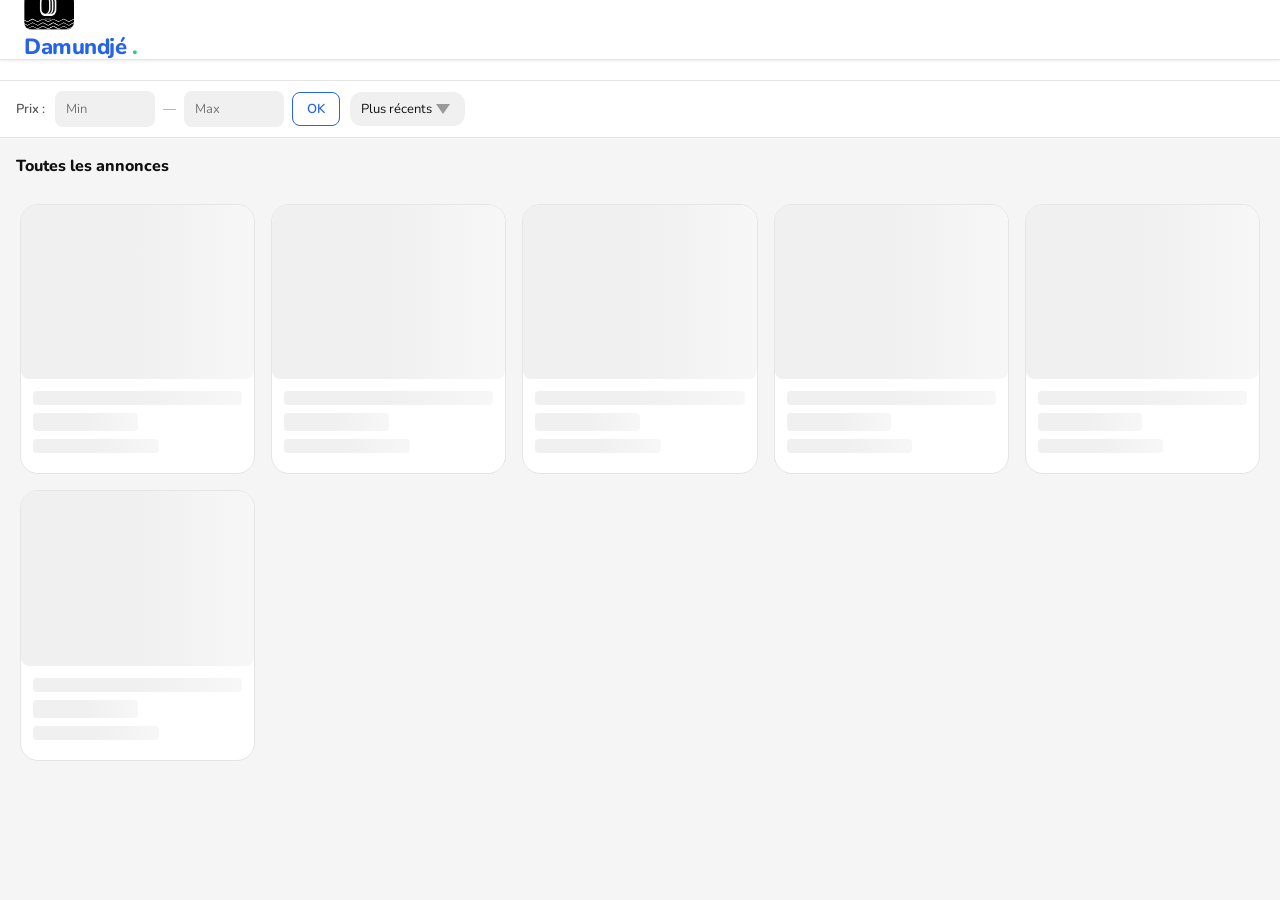
<file: index.html>
<!DOCTYPE html>
<html lang="fr">
<head>
	<link rel="icon" type="image/svg+xml" href="assets/logo-damundje.svg">
  <meta charset="UTF-8">
  <meta name="viewport" content="width=device-width, initial-scale=1.0">
  <title>Damundjé — Le marché de chez nous</title>
  <link rel="stylesheet" href="assets/style.css">
  <style>
    /* ══════════════════════════════════════
       HERO — Section d'accueil (non connecté)
    ══════════════════════════════════════ */
    .hero {
      background: linear-gradient(135deg, #1e40af 0%, #2563eb 50%, #0284c7 100%);
      padding: 48px 20px 56px;
      text-align: center;
      position: relative;
      overflow: hidden;
    }

    .hero::before {
      content: '';
      position: absolute;
      inset: 0;
      background:
        radial-gradient(circle at 20% 50%, rgba(255,255,255,0.07) 0%, transparent 50%),
        radial-gradient(circle at 80% 20%, rgba(255,255,255,0.05) 0%, transparent 40%);
      pointer-events: none;
    }

    /* Bulles décoratives animées */
    .hero-bubble {
      position: absolute;
      border-radius: 50%;
      background: rgba(255,255,255,0.05);
      animation: floatBubble linear infinite;
    }

    @keyframes floatBubble {
      0%   { transform: translateY(0) scale(1); opacity: 0.4; }
      50%  { transform: translateY(-30px) scale(1.05); opacity: 0.6; }
      100% { transform: translateY(0) scale(1); opacity: 0.4; }
    }

    .hero-content { position: relative; z-index: 1; }

    .hero-badge {
      display: inline-block;
      background: rgba(255,255,255,0.15);
      border: 1px solid rgba(255,255,255,0.25);
      color: #fff;
      font-size: 12px;
      font-weight: 700;
      padding: 5px 14px;
      border-radius: 20px;
      margin-bottom: 18px;
      letter-spacing: 0.5px;
      animation: fadeDown 0.6s ease both;
    }

    .hero-title {
      font-size: clamp(28px, 7vw, 46px);
      font-weight: 800;
      color: #fff;
      line-height: 1.2;
      margin-bottom: 14px;
      animation: fadeDown 0.7s ease 0.1s both;
    }

    .hero-title .accent { color: #86efac; }

    .hero-subtitle {
      font-size: 15px;
      color: rgba(255,255,255,0.8);
      max-width: 420px;
      margin: 0 auto 28px;
      line-height: 1.6;
      animation: fadeDown 0.7s ease 0.2s both;
    }

    .hero-search {
      display: flex;
      gap: 8px;
      max-width: 520px;
      margin: 0 auto;
      animation: fadeDown 0.7s ease 0.3s both;
    }

    .hero-search input {
      flex: 1;
      height: 50px;
      background: rgba(255,255,255,0.95);
      border: none;
      border-radius: var(--radius-lg);
      padding: 0 18px;
      font-family: var(--font);
      font-size: 15px;
      color: #111;
      outline: none;
      box-shadow: 0 4px 20px rgba(0,0,0,0.2);
    }

    .hero-search input::placeholder { color: #888; }

    .hero-search button {
      height: 50px;
      padding: 0 22px;
      background: #fff;
      color: var(--primary);
      border: none;
      border-radius: var(--radius-lg);
      font-family: var(--font);
      font-size: 15px;
      font-weight: 700;
      cursor: pointer;
      box-shadow: 0 4px 20px rgba(0,0,0,0.2);
      white-space: nowrap;
      transition: transform 0.15s;
    }

    .hero-search button:hover { transform: translateY(-1px); }

    /* Stats héro */
    .hero-stats {
      display: flex;
      justify-content: center;
      gap: 32px;
      margin-top: 32px;
      animation: fadeDown 0.7s ease 0.4s both;
    }

    .hero-stat { text-align: center; color: rgba(255,255,255,0.85); }
    .hero-stat-value { font-size: 22px; font-weight: 800; color: #fff; display: block; }
    .hero-stat-label { font-size: 12px; margin-top: 2px; }

    /* ══════════════════════════════════════
       ANIMATIONS GLOBALES
    ══════════════════════════════════════ */
    @keyframes fadeDown {
      from { opacity: 0; transform: translateY(-16px); }
      to   { opacity: 1; transform: translateY(0); }
    }

    @keyframes fadeUp {
      from { opacity: 0; transform: translateY(20px); }
      to   { opacity: 1; transform: translateY(0); }
    }

    @keyframes fadeIn {
      from { opacity: 0; }
      to   { opacity: 1; }
    }

    /* Cartes qui apparaissent en cascade */
    .listing-card {
      animation: fadeUp 0.4s ease both;
    }

    .listing-card:nth-child(1) { animation-delay: 0.05s; }
    .listing-card:nth-child(2) { animation-delay: 0.10s; }
    .listing-card:nth-child(3) { animation-delay: 0.15s; }
    .listing-card:nth-child(4) { animation-delay: 0.20s; }
    .listing-card:nth-child(5) { animation-delay: 0.25s; }
    .listing-card:nth-child(6) { animation-delay: 0.30s; }
    .listing-card:nth-child(7) { animation-delay: 0.35s; }
    .listing-card:nth-child(8) { animation-delay: 0.40s; }

    /* ══════════════════════════════════════
       BANDEAU FILTRES ACTIFS
    ══════════════════════════════════════ */
    .active-filters {
      display: none;
      align-items: center;
      gap: 8px;
      padding: 8px 16px;
      flex-wrap: wrap;
      border-bottom: 1px solid var(--border);
      background: var(--bg-surface);
    }

    .active-filters.visible { display: flex; }

    .filter-tag {
      display: inline-flex;
      align-items: center;
      gap: 6px;
      background: var(--primary-light);
      color: var(--primary);
      border-radius: 20px;
      padding: 4px 12px;
      font-size: 12px;
      font-weight: 600;
    }

    .filter-tag button {
      background: none;
      border: none;
      color: var(--primary);
      cursor: pointer;
      padding: 0;
      font-size: 14px;
      line-height: 1;
      display: flex;
      align-items: center;
    }

    /* ══════════════════════════════════════
       SECTION RECOMMANDATIONS
    ══════════════════════════════════════ */
    .reco-section {
      background: var(--bg-surface);
      border-radius: var(--radius-xl);
      margin: 12px 16px;
      padding: 16px 0 4px;
      border: 1px solid var(--border);
      overflow: hidden;
    }

    .reco-header {
      padding: 0 16px 12px;
      display: flex;
      align-items: center;
      justify-content: space-between;
    }

    .reco-title {
      font-size: 15px;
      font-weight: 800;
      display: flex;
      align-items: center;
      gap: 8px;
    }

    .reco-subtitle {
      font-size: 12px;
      color: var(--text-muted);
    }

    /* Scroll horizontal pour les recos */
    .reco-scroll {
      display: flex;
      gap: 12px;
      padding: 0 16px 16px;
      overflow-x: auto;
      scrollbar-width: none;
    }
    .reco-scroll::-webkit-scrollbar { display: none; }

    .reco-scroll .listing-card {
      flex-shrink: 0;
      width: 160px;
    }

    /* ══════════════════════════════════════
       BARRE DE RECHERCHE (navbar connecté)
    ══════════════════════════════════════ */
    .search-dropdown {
      position: absolute;
      top: calc(100% + 6px);
      left: 0;
      right: 0;
      background: var(--bg-surface);
      border: 1px solid var(--border);
      border-radius: var(--radius-lg);
      box-shadow: var(--shadow-lg);
      overflow: hidden;
      display: none;
      z-index: 200;
    }

    .search-dropdown.visible { display: block; }

    .search-suggestion {
      display: flex;
      align-items: center;
      gap: 12px;
      padding: 12px 16px;
      cursor: pointer;
      transition: background 0.15s;
      font-size: 14px;
    }

    .search-suggestion:hover { background: var(--bg-hover); }
    .search-suggestion .icon { color: var(--text-muted); font-size: 16px; }

    /* ══════════════════════════════════════
       LOADING SKELETON
    ══════════════════════════════════════ */
    .skeleton {
      background: linear-gradient(90deg, var(--bg-input) 25%, var(--bg-hover) 50%, var(--bg-input) 75%);
      background-size: 200% 100%;
      animation: shimmer 1.4s infinite;
      border-radius: var(--radius-sm);
    }

    @keyframes shimmer {
      0%   { background-position: 200% 0; }
      100% { background-position: -200% 0; }
    }

    .skeleton-card {
      background: var(--bg-card);
      border: 1px solid var(--border);
      border-radius: var(--radius-lg);
      overflow: hidden;
    }

    .skeleton-photo {
      aspect-ratio: 4/3;
      width: 100%;
    }

    .skeleton-body { padding: 12px; }
    .skeleton-line { height: 14px; margin-bottom: 8px; border-radius: 4px; }
    .skeleton-line.short { width: 60%; }
    .skeleton-line.price { height: 18px; width: 50%; }

    /* ══════════════════════════════════════
       BOUTON FLOTTANT "Publier" (desktop)
    ══════════════════════════════════════ */
    .fab {
      position: fixed;
      bottom: 24px;
      right: 24px;
      background: var(--primary);
      color: #fff;
      border: none;
      border-radius: var(--radius-xl);
      padding: 14px 22px;
      font-family: var(--font);
      font-size: 15px;
      font-weight: 700;
      display: none;
      align-items: center;
      gap: 8px;
      cursor: pointer;
      box-shadow: 0 6px 24px rgba(37,99,235,0.4);
      transition: transform 0.2s, box-shadow 0.2s;
      z-index: 90;
      text-decoration: none;
    }

    .fab:hover {
      transform: translateY(-2px);
      box-shadow: 0 8px 32px rgba(37,99,235,0.5);
    }

    @media (min-width: 768px) {
      .fab { display: flex; }
    }

    /* ══════════════════════════════════════
       PRIX FILTRE — modal sur mobile
    ══════════════════════════════════════ */
    .filter-modal-overlay {
      position: fixed;
      inset: 0;
      background: rgba(0,0,0,0.4);
      z-index: 200;
      display: none;
      align-items: flex-end;
    }

    .filter-modal-overlay.open { display: flex; }

    .filter-modal {
      background: var(--bg-surface);
      border-radius: var(--radius-xl) var(--radius-xl) 0 0;
      padding: 24px 20px 36px;
      width: 100%;
      animation: slideUp 0.3s ease;
    }

    @keyframes slideUp {
      from { transform: translateY(100%); }
      to   { transform: translateY(0); }
    }

    .filter-modal-handle {
      width: 40px;
      height: 4px;
      background: var(--border);
      border-radius: 2px;
      margin: 0 auto 20px;
    }

    .filter-modal-title {
      font-size: 17px;
      font-weight: 800;
      margin-bottom: 20px;
    }

    /* ══════════════════════════════════════
       BADGE NOMBRE DE RÉSULTATS
    ══════════════════════════════════════ */
    .results-count {
      padding: 8px 16px;
      font-size: 12px;
      color: var(--text-muted);
      font-weight: 600;
      background: var(--bg-surface);
      border-bottom: 1px solid var(--border);
    }

    /* ══════════════════════════════════════
       INDICATEUR DE SCROLL INFINI
    ══════════════════════════════════════ */
    .load-more-indicator {
      text-align: center;
      padding: 24px;
      color: var(--text-muted);
      font-size: 13px;
    }
  </style>
</head>
<body>

  <!-- ══════════════════════════════════════
       NAVBAR
  ══════════════════════════════════════ -->
  <nav class="navbar" id="navbar">
<a href="index.html" class="navbar-brand">
  <img src="assets/logo-damundje.svg" alt="Damundjé"
       style="height:36px;width:50px;border-radius:8px;vertical-align:middle;">Damundjé <span>.</span>
 </a>
<a href="conversations.html" class="btn-icon" id="nav-messages-btn"
   style="display:none;margin-left:auto;" title="Messages">💬</a>
<a href="dob_shop.html" class="btn-icon" id="nav-dob-btn"
   style="display:none;font-size:13px;font-weight:700;gap:4px;align-items:center;"
   title="Mes DOB">
  <svg width="16" height="16" viewBox="0 0 24 24" style="vertical-align:middle;">
    <rect width="24" height="24" rx="12" fill="#0a0a0a"/>
    <circle cx="12" cy="12" r="7" fill="none" stroke="white" stroke-width="2"/>
  </svg>
  <span id="nav-dob-balance">—</span>
</a>
    <!-- Barre de recherche (visible seulement si connecté) -->
    <div class="search-bar" id="nav-search" style="display:none; position:relative;">
      <span class="icon">🔍</span>
      <input
        type="text"
        id="search-input"
        placeholder="Rechercher un article..."
        autocomplete="off"
      >
      <div class="search-dropdown" id="search-dropdown"></div>
    </div>

    <div class="navbar-actions" id="navbar-actions">
      <!-- rempli par JS selon l'état de connexion -->
    </div>
  </nav>

  <!-- ══════════════════════════════════════
       HERO (visible seulement si NON connecté)
  ══════════════════════════════════════ -->
  <section class="hero" id="hero-section" style="display:none;">

    <!-- Bulles décoratives -->
    <div class="hero-bubble" style="width:200px;height:200px;top:-60px;left:-60px;animation-duration:8s;"></div>
    <div class="hero-bubble" style="width:120px;height:120px;top:20px;right:40px;animation-duration:6s;animation-delay:2s;"></div>
    <div class="hero-bubble" style="width:80px;height:80px;bottom:30px;left:30%;animation-duration:7s;animation-delay:1s;"></div>

    <div class="hero-content">
      <div class="hero-badge">🛒 La marketplace de chez nous</div>
      <h1 class="hero-title">
        Achète, vends,<br>
        <span class="accent">connecte-toi.</span>
      </h1>
      <p class="hero-subtitle">
        Des milliers d'articles près de chez toi.
        Discute directement sur WhatsApp, en toute simplicité.
      </p>

      <div class="hero-search">
        <input
          type="text"
          id="hero-search-input"
          placeholder="Que cherches-tu ? Ex: iPhone, vélo, canapé..."
        >
        <button onclick="heroSearch()">Chercher</button>
      </div>

      <div class="hero-stats">
        <div class="hero-stat">
          <span class="hero-stat-value" id="stat-listings">—</span>
          <span class="hero-stat-label">Annonces</span>
        </div>
        <div class="hero-stat">
          <span class="hero-stat-value" id="stat-cities">—</span>
          <span class="hero-stat-label">Villes</span>
        </div>
        <div class="hero-stat">
          <span class="hero-stat-value" id="stat-categories">12</span>
          <span class="hero-stat-label">Catégories</span>
        </div>
      </div>
    </div>
  </section>

  <!-- ══════════════════════════════════════
       BARRE CATÉGORIES
  ══════════════════════════════════════ -->
  <div class="categories-bar" id="categories-bar"></div>

  <!-- ══════════════════════════════════════
       BARRE FILTRES PRIX
  ══════════════════════════════════════ -->
  <div class="filters-bar">
    <span class="filter-label">Prix :</span>
    <div class="price-range">
      <input type="number" id="min-price" placeholder="Min" min="0">
      <span>—</span>
      <input type="number" id="max-price" placeholder="Max" min="0">
      <button class="btn btn-sm btn-outline" onclick="applyFilters()">OK</button>
    </div>

    <select class="form-select" id="sort-select" style="width:auto;height:34px;padding:4px 32px 4px 10px;font-size:13px;">
      <option value="recent">Plus récents</option>
      <option value="price_asc">Prix ↑</option>
      <option value="price_desc">Prix ↓</option>
      <option value="popular">Populaires</option>
    </select>

    <button class="btn btn-sm btn-ghost" id="btn-reset-filters" style="display:none" onclick="resetFilters()">
      ✕ Réinitialiser
    </button>
  </div>

  <!-- Filtres actifs affichés en chips -->
  <div class="active-filters" id="active-filters"></div>

  <!-- Nombre de résultats -->
  <div class="results-count" id="results-count" style="display:none;"></div>

  <!-- ══════════════════════════════════════
       SECTION RECOMMANDATIONS (connecté)
  ══════════════════════════════════════ -->
  <div id="reco-section" style="display:none;">
    <div class="reco-section">
      <div class="reco-header">
        <div>
          <div class="reco-title">✨ Pour toi</div>
          <div class="reco-subtitle">Basé sur tes consultations</div>
        </div>
      </div>
      <div class="reco-scroll" id="reco-grid">
        <!-- Rempli par JS -->
      </div>
    </div>
  </div>

  <!-- ══════════════════════════════════════
       TITRE SECTION PRINCIPALE
  ══════════════════════════════════════ -->
  <div class="section-title" id="main-section-title">
    <span>Toutes les annonces</span>
  </div>

  <!-- ══════════════════════════════════════
       GRILLE PRINCIPALE
  ══════════════════════════════════════ -->
  <div class="listings-grid" id="main-grid">
    <!-- Skeletons de chargement -->
    <div class="skeleton-card"><div class="skeleton skeleton-photo"></div><div class="skeleton-body"><div class="skeleton skeleton-line"></div><div class="skeleton skeleton-line price"></div><div class="skeleton skeleton-line short"></div></div></div>
    <div class="skeleton-card"><div class="skeleton skeleton-photo"></div><div class="skeleton-body"><div class="skeleton skeleton-line"></div><div class="skeleton skeleton-line price"></div><div class="skeleton skeleton-line short"></div></div></div>
    <div class="skeleton-card"><div class="skeleton skeleton-photo"></div><div class="skeleton-body"><div class="skeleton skeleton-line"></div><div class="skeleton skeleton-line price"></div><div class="skeleton skeleton-line short"></div></div></div>
    <div class="skeleton-card"><div class="skeleton skeleton-photo"></div><div class="skeleton-body"><div class="skeleton skeleton-line"></div><div class="skeleton skeleton-line price"></div><div class="skeleton skeleton-line short"></div></div></div>
    <div class="skeleton-card"><div class="skeleton skeleton-photo"></div><div class="skeleton-body"><div class="skeleton skeleton-line"></div><div class="skeleton skeleton-line price"></div><div class="skeleton skeleton-line short"></div></div></div>
    <div class="skeleton-card"><div class="skeleton skeleton-photo"></div><div class="skeleton-body"><div class="skeleton skeleton-line"></div><div class="skeleton skeleton-line price"></div><div class="skeleton skeleton-line short"></div></div></div>
  </div>

  <!-- Indicateur chargement infini -->
  <div class="load-more-indicator" id="load-more" style="display:none;">
    <span class="spinner spinner-dark"></span>
  </div>
  <div id="end-of-feed" style="display:none;" class="load-more-indicator">
    ✅ Tu as tout vu !
  </div>

  <!-- ══════════════════════════════════════
       BOTTOM NAV (mobile)
  ══════════════════════════════════════ -->
  <nav class="bottom-nav has-bottom-nav" id="bottom-nav" style="display:none;">
    <button class="bottom-nav-item active" onclick="goTo('index.html')">
      <span class="nav-icon">🏠</span> Accueil
    </button>
    <button class="bottom-nav-item" onclick="goTo('conversations.html')">
      <span class="nav-icon">💬</span> Messages
    </button>
    <button class="bottom-nav-item" onclick="goTo('index.html?tab=favorites')">
      <span class="nav-icon">❤️</span> Favoris
    </button>
    <button class="bottom-nav-publish" onclick="goTo('create.html')" aria-label="Publier">
      ＋
    </button>
    <button class="bottom-nav-item" onclick="goTo('index.html?tab=search')">
      <span class="nav-icon">🔍</span> Chercher
    </button>
    <button class="bottom-nav-item" onclick="goTo('profile.html')">
      <span class="nav-icon">👤</span> Profil
    </button>
  </nav>

  <!-- Bouton flottant desktop -->
  <a href="create.html" class="fab" id="fab" style="display:none;">
    ＋ Publier une annonce
  </a>

  <!-- ══════════════════════════════════════
       MODAL FILTRE (mobile)
  ══════════════════════════════════════ -->
  <div class="filter-modal-overlay" id="filter-modal" onclick="closeFilterModal(event)">
    <div class="filter-modal">
      <div class="filter-modal-handle"></div>
      <div class="filter-modal-title">Filtrer les annonces</div>
      <!-- contenu identique aux filtres barre -->
    </div>
  </div>

  <script src="assets/app.js"></script>
  <script>
  // ════════════════════════════════════════════════
  //  ÉTAT GLOBAL
  // ════════════════════════════════════════════════
  const state = {
    listings:      [],
    page:          0,
    pageSize:      20,
    isLoading:     false,
    hasMore:       true,
    selectedCategory: null,
    searchQuery:   '',
    minPrice:      null,
    maxPrice:      null,
    sortBy:        'recent',
    isLoggedIn:    Auth.isLoggedIn(),
  };

  const CATEGORIES = [
    { id: null,  slug: 'all',          label: 'Tout',             icon: '🛍️' },
    { id: 1,     slug: 'electronique', label: 'Électronique',     icon: '📱' },
    { id: 2,     slug: 'vetements',    label: 'Vêtements',        icon: '👕' },
    { id: 3,     slug: 'maison',       label: 'Maison',           icon: '🏠' },
    { id: 4,     slug: 'vehicules',    label: 'Véhicules',        icon: '🚗' },
    { id: 5,     slug: 'immobilier',   label: 'Immobilier',       icon: '🏘️' },
    { id: 6,     slug: 'emploi',       label: 'Services',         icon: '💼' },
    { id: 7,     slug: 'alimentaire',  label: 'Alimentation',     icon: '🥘' },
    { id: 8,     slug: 'sport',        label: 'Sport',            icon: '⚽' },
    { id: 9,     slug: 'sante',        label: 'Santé & Beauté',   icon: '💊' },
    { id: 10,    slug: 'animaux',      label: 'Animaux',          icon: '🐾' },
    { id: 11,    slug: 'livres',       label: 'Formation',        icon: '📚' },
    { id: 12,    slug: 'autre',        label: 'Autre',            icon: '📦' },
  ];

  // ════════════════════════════════════════════════
  //  INITIALISATION
  // ════════════════════════════════════════════════
  document.addEventListener('DOMContentLoaded', () => {
    renderNavbar();
    renderCategories();
    setupSearch();
    setupSortFilter();
    setupInfiniteScroll();
    loadListings(true);

    if (state.isLoggedIn) {
      loadRecommendations();
    }
  });
    // ════════════════════════════════════════════════
  //  STATS HÉRO (non connecté)
  // ════════════════════════════════════════════════
  async function loadHeroStats() {
    try {
      const data = await API.get('/api/listings/?limit=1');
      // On affiche juste un chiffre sympa pour l'instant
      animateCounter('stat-listings', 0, 248, 1200);
      animateCounter('stat-cities', 0, 34, 1000);
    } catch { /* silencieux */ }
  }
  
        // ════════════════════════════════════════════════
  //  SOLDE DOB DANS LA NAVBAR
  // ════════════════════════════════════════════════
  async function loadDobBalance() {
    try {
      const data = await API.get('/api/dob/balance');
      document.getElementById('nav-dob-balance').textContent = data.balance;
    } catch { /* silencieux si non connecté */ }

  // ════════════════════════════════════════════════
  //  NAVBAR
  // ════════════════════════════════════════════════
  function renderNavbar() {
    const actionsEl = document.getElementById('navbar-actions');

    if (state.isLoggedIn) {
      document.getElementById('nav-search').style.display = 'flex';
      document.getElementById('bottom-nav').style.display = 'flex';
      document.getElementById('hero-section').style.display = 'none';
      document.getElementById('fab').style.display = 'flex';
      document.body.classList.add('has-bottom-nav');

      actionsEl.innerHTML = `
        <a href="create.html" class="btn btn-primary btn-sm" style="display:none;" id="nav-publish">
          + Publier
        </a>
        <a href="profile.html" class="btn-icon" title="Mon profil">👤</a>
      `;

      // Affiche le bouton "Publier" dans la navbar sur desktop
      if (window.innerWidth >= 768) {
        document.getElementById('nav-publish').style.display = 'flex';
      }

    } else {
      document.getElementById('nav-search').style.display = 'none';
      document.getElementById('nav-messages-btn').style.display = 'flex';
      document.getElementById('nav-dob-btn').style.display = 'flex';
      loadDobBalance();
      document.getElementById('hero-section').style.display = 'block';
      document.getElementById('bottom-nav').style.display = 'none';
      document.getElementById('reco-section').style.display = 'none';

      actionsEl.innerHTML = `
        <a href="login.html" class="btn btn-ghost btn-sm">Connexion</a>
        <a href="login.html" class="btn btn-primary btn-sm">Publier</a>
      `;
      loadDobBalance
  }
      

      // Compte les annonces pour les stats héro
      loadHeroStats();
    }
  }



  function animateCounter(id, from, to, duration) {
    const el = document.getElementById(id);
    if (!el) return;
    const start = performance.now();
    function update(now) {
      const progress = Math.min((now - start) / duration, 1);
      const eased = 1 - Math.pow(1 - progress, 3); // ease-out cubic
      el.textContent = Math.round(from + (to - from) * eased).toLocaleString('fr-FR');
      if (progress < 1) requestAnimationFrame(update);
    }
    requestAnimationFrame(update);
  }

  // ════════════════════════════════════════════════
  //  CATÉGORIES
  // ════════════════════════════════════════════════
  function renderCategories() {
    const bar = document.getElementById('categories-bar');
    bar.innerHTML = CATEGORIES.map(cat => `
      <button
        class="category-chip ${state.selectedCategory === cat.id ? 'active' : ''}"
        onclick="selectCategory(${cat.id === null ? 'null' : cat.id})"
      >
        ${cat.icon} ${cat.label}
      </button>
    `).join('');
  }

  function selectCategory(id) {
    state.selectedCategory = id;
    renderCategories();
    resetAndReload();

    // Met à jour le titre de section
    const cat = CATEGORIES.find(c => c.id === id);
    document.getElementById('main-section-title').querySelector('span').textContent =
      id === null ? 'Toutes les annonces' : `${cat.icon} ${cat.label}`;
  }

  // ════════════════════════════════════════════════
  //  CHARGEMENT DES ANNONCES
  // ════════════════════════════════════════════════
  async function loadListings(reset = false) {
    if (state.isLoading || (!state.hasMore && !reset)) return;
    state.isLoading = true;

    if (reset) {
      state.page = 0;
      state.hasMore = true;
      document.getElementById('main-grid').innerHTML = renderSkeletons(6);
      document.getElementById('end-of-feed').style.display = 'none';
      document.getElementById('results-count').style.display = 'none';
    } else {
      document.getElementById('load-more').style.display = 'block';
    }

    try {
      // Construction de l'URL de recherche ou listing
      let url;

      if (state.searchQuery) {
        url = `/api/search/?q=${encodeURIComponent(state.searchQuery)}&skip=${state.page * state.pageSize}&limit=${state.pageSize}&sort_by=${state.sortBy}`;
        if (state.selectedCategory) url += `&category_id=${state.selectedCategory}`;
        if (state.minPrice !== null) url += `&min_price=${state.minPrice}`;
        if (state.maxPrice !== null) url += `&max_price=${state.maxPrice}`;
      } else {
        url = `/api/listings/?skip=${state.page * state.pageSize}&limit=${state.pageSize}`;
        if (state.selectedCategory) url += `&category_id=${state.selectedCategory}`;
        if (state.minPrice !== null) url += `&min_price=${state.minPrice}`;
        if (state.maxPrice !== null) url += `&max_price=${state.maxPrice}`;
      }

      const data = await API.get(url);

      if (reset) {
        state.listings = data;
        const grid = document.getElementById('main-grid');
        if (data.length === 0) {
          grid.innerHTML = `
            <div class="empty-state" style="grid-column:1/-1">
              <div class="empty-icon">🔍</div>
              <h3>Aucune annonce trouvée</h3>
              <p>Essaie d'autres mots-clés ou élargis les filtres.</p>
            </div>`;
        } else {
          grid.innerHTML = data.map(l => renderListingCard(l)).join('');
          document.getElementById('results-count').style.display = 'block';
          document.getElementById('results-count').textContent =
            `${data.length}+ annonce${data.length > 1 ? 's' : ''}`;
        }
      } else {
        state.listings = [...state.listings, ...data];
        if (data.length > 0) {
          document.getElementById('main-grid').insertAdjacentHTML('beforeend',
            data.map(l => renderListingCard(l)).join(''));
        }
      }

      if (data.length < state.pageSize) {
        state.hasMore = false;
        document.getElementById('load-more').style.display = 'none';
        if (state.listings.length > 0) {
          document.getElementById('end-of-feed').style.display = 'block';
        }
      } else {
        state.page++;
      }

      // Enregistrer les vues pour le ML
      if (state.isLoggedIn && data.length > 0) {
        data.slice(0, 3).forEach(l => trackEvent(l.id, 'view'));
      }

    } catch (err) {
      document.getElementById('main-grid').innerHTML = `
        <div class="empty-state" style="grid-column:1/-1">
          <div class="empty-icon">⚠️</div>
          <h3>Impossible de charger les annonces</h3>
          <p>${err.message}</p>
          <button class="btn btn-outline" onclick="loadListings(true)">Réessayer</button>
        </div>`;
    } finally {
      state.isLoading = false;
      document.getElementById('load-more').style.display = 'none';
    }
  }

  // ════════════════════════════════════════════════
  //  RECOMMANDATIONS
  // ════════════════════════════════════════════════
  async function loadRecommendations() {
    try {
      const data = await API.get('/api/recommendations/?limit=10');
      if (!data || data.length === 0) return;

      document.getElementById('reco-section').style.display = 'block';
      document.getElementById('reco-grid').innerHTML = data.map(l => renderListingCard(l)).join('');
    } catch { /* silencieux */ }
  }

  // ════════════════════════════════════════════════
  //  RECHERCHE
  // ════════════════════════════════════════════════
  function setupSearch() {
    // Barre de recherche dans la navbar (connecté)
    const input    = document.getElementById('search-input');
    const dropdown = document.getElementById('search-dropdown');
    let debounceTimer;

    if (input) {
      input.addEventListener('input', () => {
        clearTimeout(debounceTimer);
        const q = input.value.trim();
        state.searchQuery = q;

        debounceTimer = setTimeout(() => {
          resetAndReload();
          if (q.length > 1) showSearchSuggestions(q);
          else dropdown.classList.remove('visible');
        }, 350);
      });

      input.addEventListener('keydown', e => {
        if (e.key === 'Enter') {
          dropdown.classList.remove('visible');
          resetAndReload();
        }
        if (e.key === 'Escape') {
          dropdown.classList.remove('visible');
        }
      });

      document.addEventListener('click', e => {
        if (!input.closest('.search-bar').contains(e.target)) {
          dropdown.classList.remove('visible');
        }
      });
    }
  }

  async function showSearchSuggestions(q) {
    const dropdown = document.getElementById('search-dropdown');
    try {
      const data = await API.get(`/api/search/?q=${encodeURIComponent(q)}&limit=4`);
      if (!data.length) { dropdown.classList.remove('visible'); return; }

      dropdown.innerHTML = data.map(l => `
        <div class="search-suggestion" onclick="window.location.href='listing.html?id=${l.id}'">
          <span class="icon">🔍</span>
          <div>
            <div style="font-weight:600;">${l.title}</div>
            <div style="font-size:12px;color:var(--text-muted)">${Format.price(l.price, l.currency)}</div>
          </div>
        </div>
      `).join('');
      dropdown.classList.add('visible');
    } catch {
      dropdown.classList.remove('visible');
    }
  }

  // Recherche depuis le héro (non connecté)
  function heroSearch() {
    const q = document.getElementById('hero-search-input').value.trim();
    if (q) window.location.href = `index.html?q=${encodeURIComponent(q)}`;
  }

  document.getElementById('hero-search-input')?.addEventListener('keydown', e => {
    if (e.key === 'Enter') heroSearch();
  });

  // Paramètre q dans l'URL (venant du héro)
  const urlParams = new URLSearchParams(window.location.search);
  if (urlParams.get('q')) {
    state.searchQuery = urlParams.get('q');
    const searchInput = document.getElementById('search-input');
    if (searchInput) searchInput.value = state.searchQuery;
  }

  // ════════════════════════════════════════════════
  //  FILTRES
  // ════════════════════════════════════════════════
  function setupSortFilter() {
    document.getElementById('sort-select').addEventListener('change', e => {
      state.sortBy = e.target.value;
      resetAndReload();
    });
  }

  function applyFilters() {
    const min = document.getElementById('min-price').value;
    const max = document.getElementById('max-price').value;
    state.minPrice = min ? parseFloat(min) : null;
    state.maxPrice = max ? parseFloat(max) : null;

    // Affiche les filtres actifs
    renderActiveFilters();
    resetAndReload();

    const hasFilter = min || max;
    document.getElementById('btn-reset-filters').style.display = hasFilter ? 'inline-flex' : 'none';
  }

  function renderActiveFilters() {
    const bar = document.getElementById('active-filters');
    const tags = [];

    if (state.minPrice !== null) {
      tags.push(`<div class="filter-tag">Min ${Format.price(state.minPrice, 'XOF')} <button onclick="clearMinPrice()">✕</button></div>`);
    }
    if (state.maxPrice !== null) {
      tags.push(`<div class="filter-tag">Max ${Format.price(state.maxPrice, 'XOF')} <button onclick="clearMaxPrice()">✕</button></div>`);
    }

    bar.innerHTML = tags.join('');
    bar.classList.toggle('visible', tags.length > 0);
  }

  function clearMinPrice() {
    state.minPrice = null;
    document.getElementById('min-price').value = '';
    renderActiveFilters();
    resetAndReload();
  }

  function clearMaxPrice() {
    state.maxPrice = null;
    document.getElementById('max-price').value = '';
    renderActiveFilters();
    resetAndReload();
  }

  function resetFilters() {
    state.minPrice = null;
    state.maxPrice = null;
    state.searchQuery = '';
    document.getElementById('min-price').value = '';
    document.getElementById('max-price').value = '';
    if (document.getElementById('search-input'))
      document.getElementById('search-input').value = '';
    renderActiveFilters();
    document.getElementById('btn-reset-filters').style.display = 'none';
    resetAndReload();
  }

  // ════════════════════════════════════════════════
  //  SCROLL INFINI
  // ════════════════════════════════════════════════
  function setupInfiniteScroll() {
    const observer = new IntersectionObserver(entries => {
      if (entries[0].isIntersecting && state.hasMore && !state.isLoading) {
        loadListings(false);
      }
    }, { rootMargin: '200px' });

    observer.observe(document.getElementById('load-more'));
  }

  // ════════════════════════════════════════════════
  //  UTILITAIRES
  // ════════════════════════════════════════════════
  function resetAndReload() {
    state.page = 0;
    state.hasMore = true;
    loadListings(true);
  }

  function goTo(url) { window.location.href = url; }

  function renderSkeletons(n) {
    return Array(n).fill(`
      <div class="skeleton-card">
        <div class="skeleton skeleton-photo"></div>
        <div class="skeleton-body">
          <div class="skeleton skeleton-line"></div>
          <div class="skeleton skeleton-line price"></div>
          <div class="skeleton skeleton-line short"></div>
        </div>
      </div>`).join('');
  }

  function closeFilterModal(e) {
    if (e.target === document.getElementById('filter-modal')) {
      document.getElementById('filter-modal').classList.remove('open');
    }
  }
  </script>
</body>
</html>
</file>
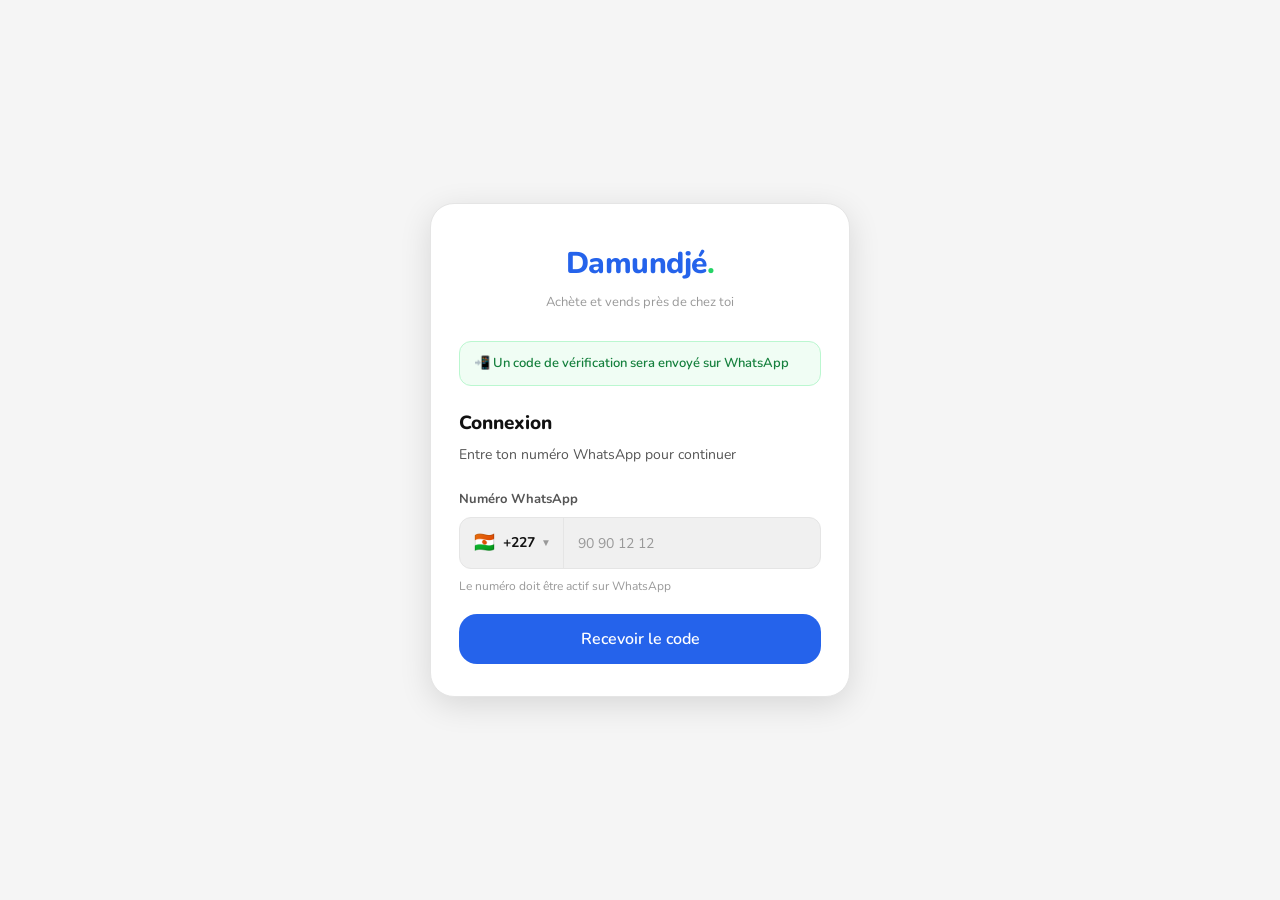
<file: chat.html>
<!DOCTYPE html>
<html lang="fr">
<head>
	<link rel="icon" type="image/svg+xml" href="assets/logo-damundje.svg">
  <meta charset="UTF-8">
  <meta name="viewport" content="width=device-width, initial-scale=1.0">
  <title>Chat — Damundjé</title>
  <link rel="stylesheet" href="assets/style.css">
  <style>
    * { box-sizing: border-box; }
    html, body { height: 100%; margin: 0; background: var(--bg-base); }

    /* ── Layout full-height ──────────────── */
    .chat-layout {
      display: flex;
      flex-direction: column;
      height: 100vh;
      max-width: 680px;
      margin: 0 auto;
    }

    /* ── Header ─────────────────────────── */
    .chat-header {
      background: var(--bg-surface);
      border-bottom: 1px solid var(--border);
      padding: 0 12px;
      height: 60px;
      display: flex;
      align-items: center;
      gap: 12px;
      flex-shrink: 0;
      position: relative;
    }

    .chat-avatar {
      width: 40px;
      height: 40px;
      border-radius: 50%;
      background: var(--bg-input);
      display: flex;
      align-items: center;
      justify-content: center;
      font-size: 18px;
      border: 2px solid var(--border);
      overflow: hidden;
      flex-shrink: 0;
    }

    .chat-avatar img { width:100%;height:100%;object-fit:cover; }

    .chat-header-info { flex: 1; min-width: 0; }

    .chat-header-name {
      font-size: 15px;
      font-weight: 700;
      white-space: nowrap;
      overflow: hidden;
      text-overflow: ellipsis;
    }

    .chat-header-status {
      font-size: 11px;
      color: var(--text-muted);
    }

    .chat-header-status.online { color: var(--whatsapp); }

    .chat-actions { display: flex; gap: 4px; }

    /* ── Bandeau annonce ─────────────────── */
    .listing-banner {
      background: var(--primary-light);
      border-bottom: 1px solid var(--border);
      padding: 10px 16px;
      display: flex;
      align-items: center;
      gap: 12px;
      flex-shrink: 0;
      cursor: pointer;
      transition: background 0.15s;
    }

    .listing-banner:hover { background: var(--bg-hover); }

    .listing-banner-thumb {
      width: 44px;
      height: 44px;
      border-radius: var(--radius-sm);
      object-fit: cover;
      background: var(--bg-input);
      flex-shrink: 0;
      display: flex;
      align-items: center;
      justify-content: center;
      font-size: 18px;
    }

    .listing-banner-thumb img { width:100%;height:100%;object-fit:cover;border-radius:var(--radius-sm); }

    .listing-banner-title {
      font-size: 13px;
      font-weight: 700;
      white-space: nowrap;
      overflow: hidden;
      text-overflow: ellipsis;
    }

    .listing-banner-price {
      font-size: 14px;
      font-weight: 800;
      color: var(--primary);
    }

    /* ── Zone messages ───────────────────── */
    .messages-zone {
      flex: 1;
      overflow-y: auto;
      padding: 16px 12px;
      display: flex;
      flex-direction: column;
      gap: 4px;
      scroll-behavior: smooth;
    }

    /* ── Séparateur de date ──────────────── */
    .date-separator {
      text-align: center;
      margin: 12px 0 8px;
    }

    .date-separator span {
      background: var(--bg-input);
      color: var(--text-muted);
      font-size: 11px;
      font-weight: 600;
      padding: 4px 12px;
      border-radius: 12px;
    }

    /* ── Bulles ──────────────────────────── */
    .msg-row {
      display: flex;
      align-items: flex-end;
      gap: 8px;
      animation: msgIn 0.2s ease;
    }

    @keyframes msgIn {
      from { opacity: 0; transform: translateY(8px); }
      to   { opacity: 1; transform: translateY(0); }
    }

    .msg-row.mine {
      flex-direction: row-reverse;
    }

    .msg-bubble-avatar {
      width: 28px;
      height: 28px;
      border-radius: 50%;
      background: var(--bg-input);
      display: flex;
      align-items: center;
      justify-content: center;
      font-size: 13px;
      flex-shrink: 0;
      margin-bottom: 2px;
    }

    .msg-bubble {
      max-width: 72%;
      padding: 10px 14px;
      border-radius: 18px;
      font-size: 14px;
      line-height: 1.5;
      position: relative;
      word-break: break-word;
    }

    /* Message reçu */
    .msg-row:not(.mine) .msg-bubble {
      background: var(--bg-surface);
      border: 1px solid var(--border);
      border-bottom-left-radius: 4px;
      color: var(--text-primary);
    }

    /* Mon message */
    .msg-row.mine .msg-bubble {
      background: var(--primary);
      color: #fff;
      border-bottom-right-radius: 4px;
    }

    .msg-meta {
      display: flex;
      align-items: center;
      gap: 4px;
      margin-top: 4px;
      font-size: 11px;
      opacity: 0.7;
      justify-content: flex-end;
    }

    .msg-row:not(.mine) .msg-meta {
      justify-content: flex-start;
      color: var(--text-muted);
    }

    .msg-row.mine .msg-meta {
      color: rgba(255,255,255,0.8);
    }

    /* Statut lu/envoyé */
    .msg-status { font-size: 13px; }

    /* TTL badge */
    .ttl-badge {
      font-size: 10px;
      padding: 1px 6px;
      border-radius: 8px;
      background: rgba(0,0,0,0.1);
    }

    .msg-row.mine .ttl-badge { background: rgba(255,255,255,0.2); }

    /* ── Indicateur "en train d'écrire" ──── */
    .typing-indicator {
      display: none;
      align-items: center;
      gap: 8px;
      padding: 8px 12px;
    }

    .typing-indicator.visible { display: flex; }

    .typing-dots {
      display: flex;
      gap: 4px;
      background: var(--bg-surface);
      border: 1px solid var(--border);
      border-radius: 18px;
      padding: 10px 16px;
    }

    .typing-dot {
      width: 7px;
      height: 7px;
      border-radius: 50%;
      background: var(--text-muted);
      animation: typingBounce 1.2s infinite;
    }

    .typing-dot:nth-child(2) { animation-delay: 0.2s; }
    .typing-dot:nth-child(3) { animation-delay: 0.4s; }

    @keyframes typingBounce {
      0%, 60%, 100% { transform: translateY(0); }
      30%           { transform: translateY(-6px); }
    }

    /* ── Zone de saisie ──────────────────── */
    .input-zone {
      background: var(--bg-surface);
      border-top: 1px solid var(--border);
      padding: 10px 12px;
      display: flex;
      align-items: flex-end;
      gap: 8px;
      flex-shrink: 0;
    }

    .input-zone textarea {
      flex: 1;
      background: var(--bg-input);
      border: 1.5px solid transparent;
      border-radius: 22px;
      padding: 10px 16px;
      font-family: var(--font);
      font-size: 14px;
      color: var(--text-primary);
      outline: none;
      resize: none;
      max-height: 120px;
      min-height: 44px;
      line-height: 1.4;
      transition: border-color 0.2s;
    }

    .input-zone textarea:focus { border-color: var(--border-focus); }
    .input-zone textarea::placeholder { color: var(--text-muted); }

    .btn-send-msg {
      width: 44px;
      height: 44px;
      border-radius: 50%;
      background: var(--primary);
      border: none;
      color: #fff;
      font-size: 18px;
      cursor: pointer;
      display: flex;
      align-items: center;
      justify-content: center;
      flex-shrink: 0;
      transition: all 0.15s;
    }

    .btn-send-msg:hover { background: var(--primary-dark); transform: scale(1.05); }
    .btn-send-msg:disabled { opacity: 0.4; transform: none; }

    /* Bouton appel */
    .btn-call {
      width: 44px;
      height: 44px;
      border-radius: 50%;
      background: var(--whatsapp);
      border: none;
      color: #fff;
      font-size: 18px;
      cursor: pointer;
      display: flex;
      align-items: center;
      justify-content: center;
      transition: background 0.15s;
    }

    .btn-call:hover { background: var(--whatsapp-dark); }

    /* ── Panneau TTL ─────────────────────── */
    .ttl-panel {
      position: fixed;
      inset: 0;
      background: rgba(0,0,0,0.5);
      z-index: 200;
      display: none;
      align-items: flex-end;
      justify-content: center;
    }

    .ttl-panel.open { display: flex; }

    .ttl-sheet {
      background: var(--bg-surface);
      border-radius: 20px 20px 0 0;
      padding: 24px 20px 36px;
      width: 100%;
      max-width: 680px;
      animation: slideUp 0.3s ease;
    }

    @keyframes slideUp {
      from { transform: translateY(100%); }
      to   { transform: translateY(0); }
    }

    .ttl-handle {
      width: 40px; height: 4px;
      background: var(--border);
      border-radius: 2px;
      margin: 0 auto 20px;
    }

    .ttl-title { font-size: 17px; font-weight: 800; margin-bottom: 6px; }
    .ttl-desc  { font-size: 13px; color: var(--text-secondary); margin-bottom: 20px; line-height:1.5; }

    .ttl-options {
      display: grid;
      grid-template-columns: repeat(4, 1fr);
      gap: 8px;
      margin-bottom: 16px;
    }

    .ttl-option {
      border: 2px solid var(--border);
      border-radius: var(--radius-md);
      padding: 12px 8px;
      text-align: center;
      cursor: pointer;
      transition: all 0.15s;
      background: var(--bg-input);
    }

    .ttl-option .days { font-size: 20px; font-weight: 800; color: var(--text-primary); }
    .ttl-option .label { font-size: 11px; color: var(--text-muted); margin-top: 2px; }
    .ttl-option.selected { border-color: var(--primary); background: var(--primary-light); }
    .ttl-option.selected .days { color: var(--primary); }

    .ttl-note {
      font-size: 12px;
      color: var(--text-muted);
      text-align: center;
      padding: 10px;
      background: var(--bg-input);
      border-radius: var(--radius-sm);
    }

    /* ── Modal appel ─────────────────────── */
    .call-modal {
      position: fixed;
      inset: 0;
      background: #111;
      z-index: 300;
      display: none;
      flex-direction: column;
      align-items: center;
      justify-content: space-between;
      padding: 60px 20px 50px;
    }

    .call-modal.open { display: flex; }

    .call-top { text-align: center; }
    .call-avatar-big {
      width: 100px;
      height: 100px;
      border-radius: 50%;
      background: #222;
      display: flex;
      align-items: center;
      justify-content: center;
      font-size: 44px;
      margin: 0 auto 20px;
      border: 3px solid #333;
      animation: callPulse 2s infinite;
    }

    @keyframes callPulse {
      0%, 100% { box-shadow: 0 0 0 0 rgba(37,211,102,0.4); }
      50%       { box-shadow: 0 0 0 20px rgba(37,211,102,0); }
    }

    .call-name  { font-size: 24px; font-weight: 800; color: #fff; margin-bottom: 8px; }
    .call-status{ font-size: 15px; color: #888; }

    .call-timer { font-size: 32px; font-weight: 300; color: #fff; font-variant-numeric: tabular-nums; }

    .call-actions {
      display: flex;
      gap: 40px;
      align-items: center;
    }

    .call-btn {
      width: 64px;
      height: 64px;
      border-radius: 50%;
      border: none;
      cursor: pointer;
      display: flex;
      align-items: center;
      justify-content: center;
      font-size: 26px;
      transition: transform 0.15s;
    }

    .call-btn:active { transform: scale(0.92); }
    .call-btn.mute   { background: #333; color: #fff; }
    .call-btn.hangup { background: var(--danger); color: #fff; width: 72px; height: 72px; font-size: 28px; }
    .call-btn.speaker{ background: #333; color: #fff; }

    /* ── Skeleton ────────────────────────── */
    .skeleton{background:linear-gradient(90deg,var(--bg-input) 25%,var(--bg-hover) 50%,var(--bg-input) 75%);background-size:200% 100%;animation:shimmer 1.4s infinite;border-radius:var(--radius-sm);}
    @keyframes shimmer{0%{background-position:200% 0}100%{background-position:-200% 0}}
  </style>
</head>
<body>

<div class="chat-layout">

  <!-- ── EN-TÊTE ────────────────────────── -->
  <div class="chat-header" id="chat-header">
    <button class="btn-icon" onclick="history.back()">←</button>

    <div class="chat-avatar" id="chat-avatar">👤</div>

    <div class="chat-header-info">
      <div class="chat-header-name" id="chat-name">Chargement...</div>
      <div class="chat-header-status" id="chat-status">Damundjé Chat</div>
    </div>

    <div class="chat-actions">
      <button class="btn-icon" onclick="openCallModal()" title="Appel audio">📞</button>
      <button class="btn-icon" onclick="openTTLPanel()" title="Durée conservation">⏱️</button>
      <button class="btn-icon" onclick="toggleMenu()" title="Plus">⋮</button>
    </div>
  </div>

  <!-- ── BANDEAU ANNONCE ────────────────── -->
  <div class="listing-banner" id="listing-banner" style="display:none;"
       onclick="goToListing()">
    <div class="listing-banner-thumb" id="listing-thumb">🏷️</div>
    <div>
      <div class="listing-banner-title" id="listing-title"></div>
      <div class="listing-banner-price" id="listing-price"></div>
    </div>
    <div style="margin-left:auto;color:var(--text-muted);">›</div>
  </div>

  <!-- ── MESSAGES ──────────────────────── -->
  <div class="messages-zone" id="messages-zone">
    <div style="display:flex;align-items:center;gap:8px;padding:8px 0;color:var(--text-muted);justify-content:center;">
      <span class="spinner spinner-dark"></span>
      <span style="font-size:13px;">Chargement...</span>
    </div>
  </div>

  <!-- Indicateur frappe -->
  <div class="typing-indicator" id="typing-indicator">
    <div class="msg-bubble-avatar">👤</div>
    <div class="typing-dots">
      <div class="typing-dot"></div>
      <div class="typing-dot"></div>
      <div class="typing-dot"></div>
    </div>
  </div>

  <!-- ── ZONE DE SAISIE ────────────────── -->
  <div class="input-zone">
    <textarea
      id="msg-input"
      placeholder="Écrire un message..."
      rows="1"
    ></textarea>
    <button class="btn-send-msg" id="btn-send" onclick="sendMessage()">➤</button>
  </div>

</div>

<!-- ══════════════════════════════════════
     PANNEAU TTL
══════════════════════════════════════ -->
<div class="ttl-panel" id="ttl-panel" onclick="handleTTLOverlay(event)">
  <div class="ttl-sheet">
    <div class="ttl-handle"></div>
    <div class="ttl-title">⏱️ Durée de conservation</div>
    <div class="ttl-desc">
      Après combien de jours supprimer les messages <strong>lus</strong> ?<br>
      Les messages non lus sont conservés indéfiniment.
    </div>

    <div class="ttl-options">
      <div class="ttl-option" data-days="1" onclick="selectTTL(1, this)">
        <div class="days">1</div>
        <div class="label">jour</div>
      </div>
      <div class="ttl-option" data-days="2" onclick="selectTTL(2, this)">
        <div class="days">2</div>
        <div class="label">jours</div>
      </div>
      <div class="ttl-option selected" data-days="3" onclick="selectTTL(3, this)">
        <div class="days">3</div>
        <div class="label">jours</div>
      </div>
      <div class="ttl-option" data-days="4" onclick="selectTTL(4, this)">
        <div class="days">4</div>
        <div class="label">jours</div>
      </div>
      <div class="ttl-option" data-days="5" onclick="selectTTL(5, this)">
        <div class="days">5</div>
        <div class="label">jours</div>
      </div>
      <div class="ttl-option" data-days="6" onclick="selectTTL(6, this)">
        <div class="days">6</div>
        <div class="label">jours</div>
      </div>
      <div class="ttl-option" data-days="7" onclick="selectTTL(7, this)">
        <div class="days">7</div>
        <div class="label">jours MAX</div>
      </div>
    </div>

    <div class="ttl-note">
      ✅ Par défaut : <strong>3 jours</strong> après lecture<br>
      Messages non lus : conservés jusqu'à lecture
    </div>
  </div>
</div>

<!-- ══════════════════════════════════════
     MODAL APPEL
══════════════════════════════════════ -->
<div class="call-modal" id="call-modal">
  <div class="call-top">
    <div class="call-avatar-big" id="call-avatar">👤</div>
    <div class="call-name" id="call-name"></div>
    <div class="call-status" id="call-status">Appel en cours via WhatsApp...</div>
  </div>

  <div class="call-timer" id="call-timer" style="display:none;">00:00</div>

  <div class="call-actions">
    <button class="call-btn mute"    id="btn-mute"    onclick="toggleMute()"    title="Muet">🎤</button>
    <button class="call-btn hangup"  onclick="hangUp()"                          title="Raccrocher">📵</button>
    <button class="call-btn speaker" id="btn-speaker" onclick="toggleSpeaker()" title="Haut-parleur">🔊</button>
  </div>
</div>

<script src="assets/app.js"></script>
<script>

  if (!Auth.requireAuth()) { /* redirige */ }

  // ══════════════════════════════════════════
  //  ÉTAT
  // ══════════════════════════════════════════
  const params      = new URLSearchParams(window.location.search);
  const convId      = parseInt(params.get('id'));
  const currentUser = Auth.getUser();

  let conv          = null;
  let messages      = [];
  let currentTTL    = 3;
  let pollInterval  = null;
  let callTimer     = null;
  let callSeconds   = 0;
  let isMuted       = false;
  let isSpeaker     = true;
  let otherUserPhone = null;

  if (!convId) window.location.href = 'conversations.html';

  document.addEventListener('DOMContentLoaded', () => {
    loadConversation();
    startPolling();
    setupTextarea();
  });

  window.addEventListener('beforeunload', () => clearInterval(pollInterval));

  // ══════════════════════════════════════════
  //  CHARGEMENT
  // ══════════════════════════════════════════
  async function loadConversation() {
    try {
      // Charge les infos de la conversation
      const convs = await API.get('/api/conversations/');
      conv = convs.find(c => c.id === convId);

      if (!conv) {
        Toast.error('Conversation introuvable');
        setTimeout(() => window.location.href = 'conversations.html', 1000);
        return;
      }

      currentTTL    = conv.ttl_days || 3;
      otherUserPhone = conv.other_user_phone;

      // Header
      document.getElementById('chat-name').textContent =
        conv.other_user_name || 'Utilisateur';

      // Sélectionne l'option TTL courante
      document.querySelectorAll('.ttl-option').forEach(el => {
        el.classList.toggle('selected', parseInt(el.dataset.days) === currentTTL);
      });

      // Bandeau annonce
      if (conv.listing_title) {
        document.getElementById('listing-title').textContent = conv.listing_title;
        document.getElementById('listing-banner').style.display = 'flex';
        if (conv.listing_photo) {
          document.getElementById('listing-thumb').innerHTML =
            `<img src="${conv.listing_photo}" alt="">`;
        }
      }

      // Call modal
      document.getElementById('call-name').textContent = conv.other_user_name || 'Utilisateur';

      // Charge les messages
      await loadMessages();

    } catch (err) {
      Toast.error(err.message);
    }
  }

  async function loadMessages(silent = false) {
    try {
      const data = await API.get(`/api/conversations/${convId}/messages?limit=100`);

      // Ajoute seulement les nouveaux messages
      const existingIds = new Set(messages.map(m => m.id));
      const newMsgs     = data.filter(m => !existingIds.has(m.id));

      if (newMsgs.length > 0 || messages.length === 0) {
        messages = data;
        renderMessages();
      }

    } catch (err) {
      if (!silent) Toast.error(err.message);
    }
  }

  // ══════════════════════════════════════════
  //  RENDU DES MESSAGES
  // ══════════════════════════════════════════
  function renderMessages() {
    const zone = document.getElementById('messages-zone');
    if (!messages.length) {
      zone.innerHTML = `
        <div class="empty-state" style="margin-top:40px;">
          <div class="empty-icon">👋</div>
          <h3>Démarre la conversation</h3>
          <p>Envoie ton premier message !</p>
        </div>`;
      return;
    }

    let html      = '';
    let lastDate  = '';

    messages.forEach(msg => {
      const msgDate = new Date(msg.created_at).toLocaleDateString('fr-FR');
      if (msgDate !== lastDate) {
        html += `<div class="date-separator"><span>${formatDateLabel(msg.created_at)}</span></div>`;
        lastDate = msgDate;
      }

      const isMine   = msg.is_mine || msg.sender_id === currentUser?.id;
      const statusIcon = isMine
        ? (msg.is_read ? '✓✓' : '✓')
        : '';

      const ttlInfo = msg.expires_at
        ? `Expire ${Format.date(msg.expires_at)}`
        : `${msg.ttl_days}j après lecture`;

      html += `
        <div class="msg-row ${isMine ? 'mine' : ''}">
          ${!isMine ? `<div class="msg-bubble-avatar">
            ${conv?.other_user_name?.[0]?.toUpperCase() || '?'}
          </div>` : ''}

          <div>
            <div class="msg-bubble">${escapeHtml(msg.content)}</div>
            <div class="msg-meta">
              <span>${new Date(msg.created_at).toLocaleTimeString('fr-FR', {hour:'2-digit',minute:'2-digit'})}</span>
              ${isMine ? `<span class="msg-status">${statusIcon}</span>` : ''}
              <span class="ttl-badge" title="${ttlInfo}">⏱${msg.ttl_days}j</span>
            </div>
          </div>
        </div>`;
    });

    zone.innerHTML = html;
    // Scroll vers le bas
    zone.scrollTop = zone.scrollHeight;
  }

  // ══════════════════════════════════════════
  //  ENVOYER UN MESSAGE
  // ══════════════════════════════════════════
  async function sendMessage() {
    const input   = document.getElementById('msg-input');
    const content = input.value.trim();
    if (!content) return;

    const btn = document.getElementById('btn-send');
    btn.disabled = true;
    input.value  = '';
    input.style.height = 'auto';

    try {
      const msg = await API.post(`/api/conversations/${convId}/messages`, {
        content,
        ttl_days: currentTTL
      });

      messages.push({ ...msg, is_mine: true });
      renderMessages();

    } catch (err) {
      Toast.error(err.message);
      input.value = content;
    } finally {
      btn.disabled = false;
      input.focus();
    }
  }

  // ══════════════════════════════════════════
  //  TEXTAREA AUTO-RESIZE + ENTER
  // ══════════════════════════════════════════
  function setupTextarea() {
    const input = document.getElementById('msg-input');

    input.addEventListener('keydown', e => {
      if (e.key === 'Enter' && !e.shiftKey) {
        e.preventDefault();
        sendMessage();
      }
    });

    input.addEventListener('input', () => {
      input.style.height = 'auto';
      input.style.height = Math.min(input.scrollHeight, 120) + 'px';
    });
  }

  // ══════════════════════════════════════════
  //  POLLING (rafraîchit les messages)
  // ══════════════════════════════════════════
  function startPolling() {
    pollInterval = setInterval(() => loadMessages(true), 3000);
  }

  // ══════════════════════════════════════════
  //  TTL
  // ══════════════════════════════════════════
  function openTTLPanel() {
    document.getElementById('ttl-panel').classList.add('open');
  }

  function closeTTLPanel() {
    document.getElementById('ttl-panel').classList.remove('open');
  }

  function handleTTLOverlay(e) {
    if (e.target === document.getElementById('ttl-panel')) closeTTLPanel();
  }

  async function selectTTL(days, el) {
    document.querySelectorAll('.ttl-option').forEach(o => o.classList.remove('selected'));
    el.classList.add('selected');
    currentTTL = days;

    try {
      await API.patch(`/api/conversations/${convId}/ttl`, { ttl_days: days });
      Toast.success(`Messages supprimés après ${days} jour(s) de lecture`);
      closeTTLPanel();
    } catch (err) {
      Toast.error(err.message);
    }
  }

  // ══════════════════════════════════════════
  //  APPEL WHATSAPP
  //  (Appel via WhatsApp en attendant WebRTC)
  // ══════════════════════════════════════════
  function openCallModal() {
    if (!otherUserPhone) {
      Toast.warning('Numéro indisponible — utilise WhatsApp directement');
      return;
    }

    // Ouvre WhatsApp pour l'appel
    const phone = otherUserPhone.replace(/^\+/, '');
    const waUrl = `https://wa.me/${phone}`;

    // Affiche le modal pendant 2 secondes puis redirige
    document.getElementById('call-modal').classList.add('open');
    document.getElementById('call-status').textContent = 'Ouverture WhatsApp...';

    setTimeout(() => {
      window.open(waUrl, '_blank');
      hangUp();
    }, 1500);
  }

  function hangUp() {
    document.getElementById('call-modal').classList.remove('open');
    clearInterval(callTimer);
    callSeconds = 0;
  }

  function toggleMute() {
    isMuted = !isMuted;
    document.getElementById('btn-mute').textContent = isMuted ? '🔇' : '🎤';
    Toast.success(isMuted ? 'Micro coupé' : 'Micro activé');
  }

  function toggleSpeaker() {
    isSpeaker = !isSpeaker;
    document.getElementById('btn-speaker').textContent = isSpeaker ? '🔊' : '🔈';
  }

  // ══════════════════════════════════════════
  //  NAVIGATION
  // ══════════════════════════════════════════
  function goToListing() {
    if (conv?.listing_id) window.location.href = `listing.html?id=${conv.listing_id}`;
  }

  function toggleMenu() {
    // Menu contextuel simple
    const actions = [
      { label: '🗑️ Supprimer la conversation', action: deleteConv },
      { label: '📞 Appeler sur WhatsApp', action: openCallModal },
    ];
    if (confirm('Supprimer cette conversation ?')) deleteConv();
  }

  async function deleteConv() {
    try {
      await API.delete(`/api/conversations/${convId}`);
      Toast.success('Conversation supprimée');
      setTimeout(() => window.location.href = 'conversations.html', 600);
    } catch (err) {
      Toast.error(err.message);
    }
  }

  // ══════════════════════════════════════════
  //  UTILITAIRES
  // ══════════════════════════════════════════
  function escapeHtml(text) {
    return text
      .replace(/&/g, '&amp;')
      .replace(/</g, '&lt;')
      .replace(/>/g, '&gt;')
      .replace(/\n/g, '<br>');
  }

  function formatDateLabel(isoString) {
    const d   = new Date(isoString);
    const now = new Date();
    const diff = Math.floor((now - d) / 86400000);
    if (diff === 0) return "Aujourd'hui";
    if (diff === 1) return "Hier";
    return d.toLocaleDateString('fr-FR', { day:'numeric', month:'long' });
  }

</script>
</body>
</html>
</file>
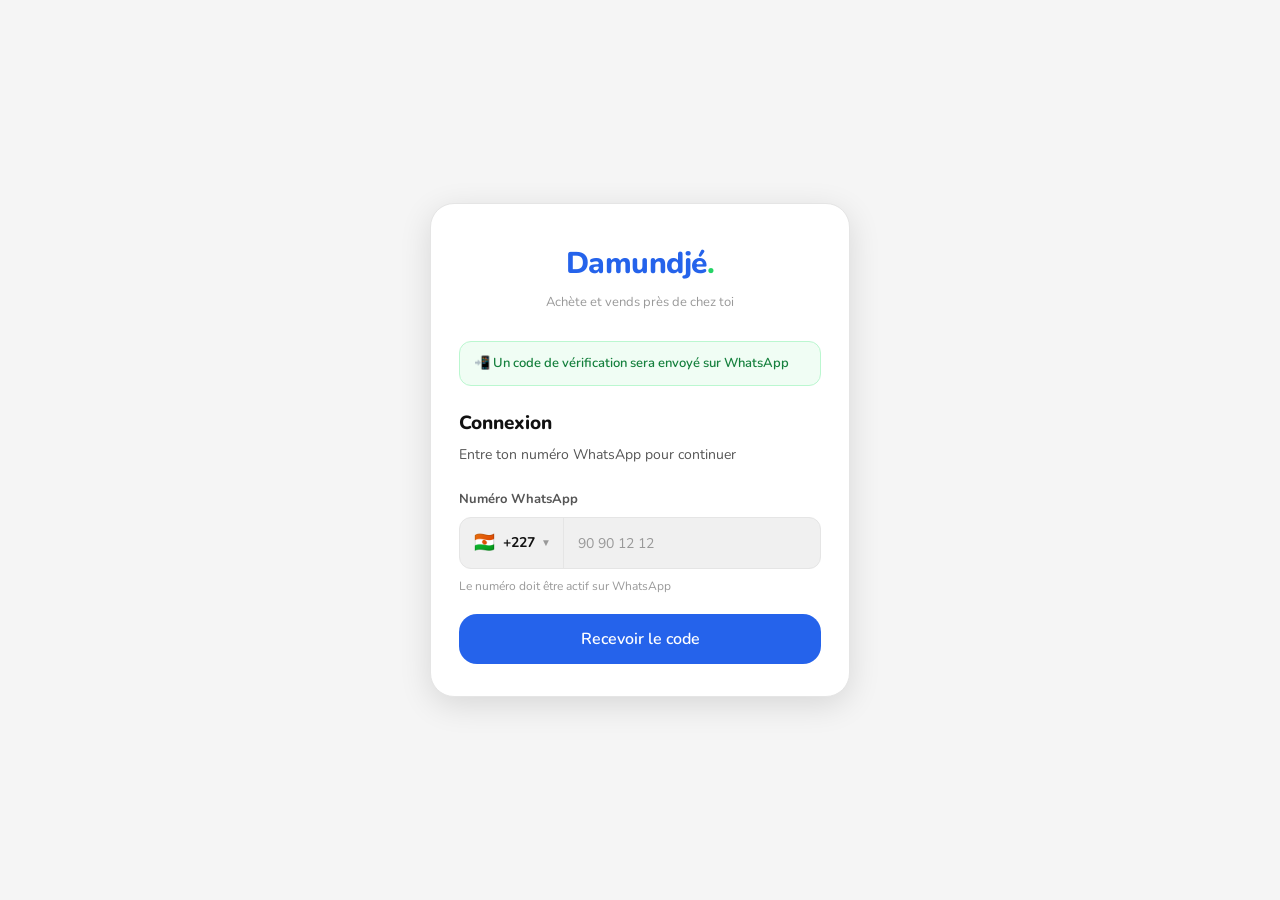
<file: conversations.html>
<!DOCTYPE html>
<html lang="fr">
<head>
	<link rel="icon" type="image/svg+xml" href="assets/logo-damundje.svg">
  <meta charset="UTF-8">
  <meta name="viewport" content="width=device-width, initial-scale=1.0">
  <title>Messages — Damundjé</title>
  <link rel="stylesheet" href="assets/style.css">
  <style>
    body { background: var(--bg-base); padding-bottom: 70px; }

    .page-header {
      background: var(--bg-surface);
      border-bottom: 1px solid var(--border);
      padding: 0 16px;
      height: 56px;
      display: flex;
      align-items: center;
      gap: 12px;
      position: sticky;
      top: 0;
      z-index: 50;
    }

    .page-header-title { font-size: 18px; font-weight: 800; flex: 1; }

    .unread-badge {
      background: var(--primary);
      color: #fff;
      border-radius: 20px;
      padding: 2px 10px;
      font-size: 12px;
      font-weight: 700;
    }

    /* ── Liste conversations ─────────────── */
    .conv-list { padding: 8px 0; }

    .conv-item {
      display: flex;
      align-items: center;
      gap: 14px;
      padding: 14px 16px;
      cursor: pointer;
      transition: background 0.15s;
      border-bottom: 1px solid var(--border);
      text-decoration: none;
      color: inherit;
    }

    .conv-item:hover { background: var(--bg-hover); }
    .conv-item.unread { background: var(--primary-light); }

    .conv-avatar {
      width: 52px;
      height: 52px;
      border-radius: 50%;
      background: var(--bg-input);
      display: flex;
      align-items: center;
      justify-content: center;
      font-size: 22px;
      flex-shrink: 0;
      border: 2px solid var(--border);
      overflow: hidden;
      position: relative;
    }

    .conv-avatar img { width:100%;height:100%;object-fit:cover; }

    .conv-unread-dot {
      position: absolute;
      bottom: 2px;
      right: 2px;
      width: 14px;
      height: 14px;
      background: var(--primary);
      border-radius: 50%;
      border: 2px solid var(--bg-surface);
      font-size: 9px;
      color: #fff;
      display: flex;
      align-items: center;
      justify-content: center;
      font-weight: 700;
    }

    .conv-body { flex: 1; min-width: 0; }

    .conv-top {
      display: flex;
      justify-content: space-between;
      align-items: center;
      margin-bottom: 3px;
    }

    .conv-name {
      font-size: 15px;
      font-weight: 700;
      white-space: nowrap;
      overflow: hidden;
      text-overflow: ellipsis;
    }

    .conv-time {
      font-size: 11px;
      color: var(--text-muted);
      flex-shrink: 0;
      margin-left: 8px;
    }

    .conv-preview {
      font-size: 13px;
      color: var(--text-secondary);
      white-space: nowrap;
      overflow: hidden;
      text-overflow: ellipsis;
    }

    .conv-item.unread .conv-preview {
      font-weight: 600;
      color: var(--text-primary);
    }

    .conv-listing-tag {
      display: inline-flex;
      align-items: center;
      gap: 4px;
      font-size: 11px;
      color: var(--text-muted);
      margin-top: 3px;
    }

    .conv-listing-thumb {
      width: 20px;
      height: 20px;
      border-radius: 4px;
      object-fit: cover;
      background: var(--bg-input);
    }

    /* ── Filtre ─────────────────────────── */
    .filter-tabs {
      display: flex;
      padding: 10px 16px;
      gap: 8px;
      background: var(--bg-surface);
      border-bottom: 1px solid var(--border);
    }

    .filter-tab {
      padding: 6px 16px;
      border-radius: 20px;
      font-size: 13px;
      font-weight: 600;
      cursor: pointer;
      border: 1.5px solid var(--border);
      background: none;
      color: var(--text-secondary);
      font-family: var(--font);
      transition: all 0.15s;
    }

    .filter-tab.active {
      background: var(--primary);
      color: #fff;
      border-color: var(--primary);
    }

    /* Skeleton */
    .skeleton { background:linear-gradient(90deg,var(--bg-input) 25%,var(--bg-hover) 50%,var(--bg-input) 75%); background-size:200% 100%; animation:shimmer 1.4s infinite; border-radius:var(--radius-sm); }
    @keyframes shimmer{0%{background-position:200% 0}100%{background-position:-200% 0}}
  </style>
</head>
<body>

  <div class="page-header">
    <button class="btn-icon" onclick="history.back()">←</button>
    <div class="page-header-title">Messages</div>
    <span class="unread-badge" id="total-unread" style="display:none;">0</span>
  </div>

  <div class="filter-tabs">
    <button class="filter-tab active" onclick="filterConvs('all', this)">Tous</button>
    <button class="filter-tab" onclick="filterConvs('unread', this)">Non lus</button>
    <button class="filter-tab" onclick="filterConvs('buying', this)">J'achète</button>
    <button class="filter-tab" onclick="filterConvs('selling', this)">Je vends</button>
  </div>

  <div class="conv-list" id="conv-list">
    <!-- Skeletons -->
    ${[1,2,3].map(() => `
    <div style="display:flex;align-items:center;gap:14px;padding:14px 16px;border-bottom:1px solid var(--border)">
      <div class="skeleton" style="width:52px;height:52px;border-radius:50%;flex-shrink:0;"></div>
      <div style="flex:1;">
        <div class="skeleton" style="height:15px;width:60%;margin-bottom:8px;"></div>
        <div class="skeleton" style="height:13px;width:80%;"></div>
      </div>
    </div>`).join('')}
  </div>

  <!-- Bottom Nav -->
  <nav style="position:fixed;bottom:0;left:0;right:0;height:62px;background:var(--bg-surface);
    border-top:1px solid var(--border);display:flex;align-items:center;
    justify-content:space-around;z-index:100;box-shadow:0 -2px 10px rgba(0,0,0,0.06);">
    <button class="bottom-nav-item" onclick="location.href='index.html'">
      <span class="nav-icon">🏠</span> Accueil
    </button>
    <button class="bottom-nav-item active">
      <span class="nav-icon">💬</span> Messages
    </button>
    <button class="bottom-nav-publish" onclick="location.href='create.html'">＋</button>
    <button class="bottom-nav-item" onclick="location.href='index.html'">
      <span class="nav-icon">🔍</span> Chercher
    </button>
    <button class="bottom-nav-item" onclick="location.href='profile.html'">
      <span class="nav-icon">👤</span> Profil
    </button>
  </nav>

  <script src="assets/app.js"></script>
  <script>
    if (!Auth.requireAuth()) { /* redirige */ }

    const currentUser = Auth.getUser();
    let allConvs      = [];
    let currentFilter = 'all';

    document.addEventListener('DOMContentLoaded', loadConversations);

    async function loadConversations() {
      try {
        allConvs = await API.get('/api/conversations/');
        renderConvs(allConvs);

        const totalUnread = allConvs.reduce((s, c) => s + c.unread_count, 0);
        if (totalUnread > 0) {
          document.getElementById('total-unread').style.display = 'inline';
          document.getElementById('total-unread').textContent = totalUnread;
        }
      } catch (err) {
        document.getElementById('conv-list').innerHTML = `
          <div class="empty-state">
            <div class="empty-icon">⚠️</div>
            <p>${err.message}</p>
          </div>`;
      }
    }

    function filterConvs(type, btn) {
      currentFilter = type;
      document.querySelectorAll('.filter-tab').forEach(b => b.classList.remove('active'));
      btn.classList.add('active');

      let filtered = allConvs;
      if (type === 'unread')  filtered = allConvs.filter(c => c.unread_count > 0);
      if (type === 'buying')  filtered = allConvs.filter(c => c.buyer_id  === currentUser?.id);
      if (type === 'selling') filtered = allConvs.filter(c => c.seller_id === currentUser?.id);
      renderConvs(filtered);
    }

    function renderConvs(convs) {
      const list = document.getElementById('conv-list');

      if (!convs.length) {
        list.innerHTML = `
          <div class="empty-state">
            <div class="empty-icon">💬</div>
            <h3>Aucune conversation</h3>
            <p>Contacte un vendeur depuis une annonce pour démarrer.</p>
            <a href="index.html" class="btn btn-primary">Voir les annonces</a>
          </div>`;
        return;
      }

      list.innerHTML = convs.map(conv => {
        const isUnread = conv.unread_count > 0;
        const avatar   = conv.other_user_name
          ? conv.other_user_name[0].toUpperCase()
          : '?';

        return `
          <a class="conv-item ${isUnread ? 'unread' : ''}"
             href="chat.html?id=${conv.id}">

            <div class="conv-avatar">
              ${avatar}
              ${isUnread ? `<div class="conv-unread-dot">${conv.unread_count}</div>` : ''}
            </div>

            <div class="conv-body">
              <div class="conv-top">
                <div class="conv-name">${conv.other_user_name || 'Utilisateur'}</div>
                <div class="conv-time">${conv.last_msg_at ? Format.date(conv.last_msg_at) : ''}</div>
              </div>

              <div class="conv-preview">
                ${conv.last_message || 'Nouvelle conversation'}
              </div>

              ${conv.listing_title ? `
                <div class="conv-listing-tag">
                  ${conv.listing_photo
                    ? `<img class="conv-listing-thumb" src="${conv.listing_photo}" alt="">`
                    : '🏷️'}
                  ${conv.listing_title}
                </div>` : ''}
            </div>
          </a>`;
      }).join('');
    }
  </script>
</body>
</html>
</file>
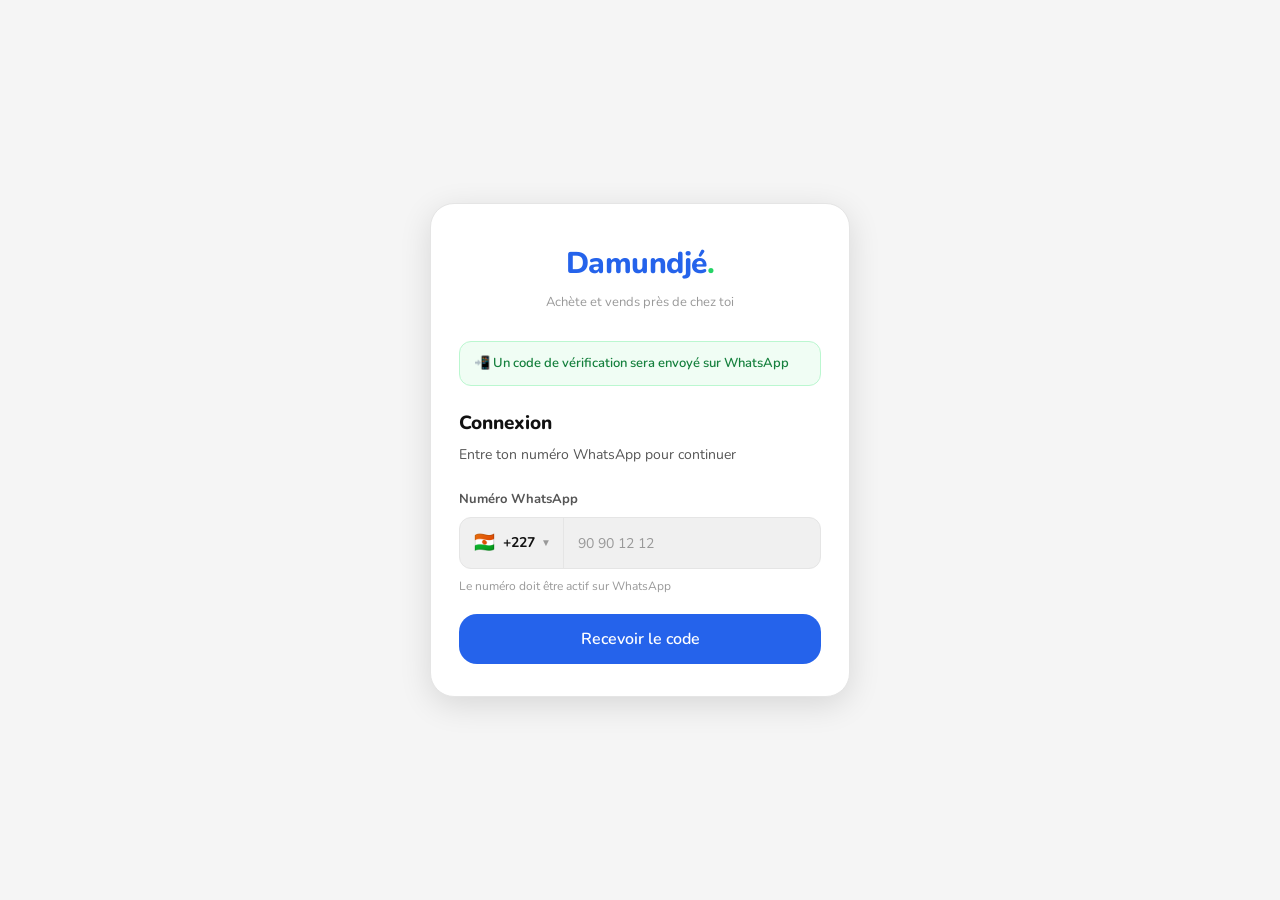
<file: create.html>
<!DOCTYPE html>
<html lang="fr">
<head>
	<link rel="icon" type="image/svg+xml" href="assets/logo-damundje.svg">
  <meta charset="UTF-8">
  <meta name="viewport" content="width=device-width, initial-scale=1.0">
  <title>Publier une annonce — Damundjé</title>
  <link rel="stylesheet" href="assets/style.css">
  <style>

    .page-header {
      background: var(--bg-surface);
      border-bottom: 1px solid var(--border);
      padding: 16px;
      display: flex;
      align-items: center;
      gap: 14px;
      position: sticky;
      top: 0;
      z-index: 50;
    }

    .page-header-title {
      font-size: 17px;
      font-weight: 800;
      flex: 1;
    }

    .form-card {
      background: var(--bg-surface);
      border-radius: var(--radius-xl);
      border: 1px solid var(--border);
      padding: 20px;
      margin-bottom: 12px;
    }

    .form-card-title {
      font-size: 13px;
      font-weight: 700;
      color: var(--text-muted);
      text-transform: uppercase;
      letter-spacing: 0.5px;
      margin-bottom: 16px;
      display: flex;
      align-items: center;
      gap: 8px;
    }

    /* ── Upload photos ─────────────────── */
    .upload-zone {
      border: 2px dashed var(--border);
      border-radius: var(--radius-lg);
      padding: 28px 16px;
      text-align: center;
      cursor: pointer;
      transition: all 0.2s;
      background: var(--bg-input);
    }

    .upload-zone:hover,
    .upload-zone.dragover {
      border-color: var(--primary);
      background: var(--primary-light);
    }

    .upload-zone .upload-icon { font-size: 36px; margin-bottom: 8px; }

    .upload-zone p {
      font-size: 14px;
      font-weight: 700;
      color: var(--text-secondary);
      margin-bottom: 4px;
    }

    .upload-zone span { font-size: 12px; color: var(--text-muted); }

    .upload-zone input[type="file"] { display: none; }

    /* Grille previews */
    .preview-grid {
      display: grid;
      grid-template-columns: repeat(auto-fill, minmax(100px, 1fr));
      gap: 10px;
      margin-top: 14px;
    }

    .preview-item {
      position: relative;
      aspect-ratio: 1;
      border-radius: var(--radius-md);
      overflow: hidden;
      border: 1.5px solid var(--border);
      background: var(--bg-input);
    }

    .preview-item img {
      width: 100%;
      height: 100%;
      object-fit: cover;
    }

    /* Badge "Principale" sur la 1ère photo */
    .preview-item:first-child::after {
      content: 'Principale';
      position: absolute;
      bottom: 0;
      left: 0;
      right: 0;
      background: rgba(37,99,235,0.85);
      color: #fff;
      font-size: 10px;
      font-weight: 700;
      text-align: center;
      padding: 3px 0;
    }

    .preview-remove {
      position: absolute;
      top: 5px;
      right: 5px;
      width: 24px;
      height: 24px;
      background: rgba(220,38,38,0.9);
      color: #fff;
      border: none;
      border-radius: 50%;
      font-size: 14px;
      font-weight: 700;
      cursor: pointer;
      display: flex;
      align-items: center;
      justify-content: center;
      line-height: 1;
    }

    /* Ajouter plus */
    .preview-add {
      aspect-ratio: 1;
      border: 2px dashed var(--border);
      border-radius: var(--radius-md);
      background: var(--bg-input);
      display: flex;
      align-items: center;
      justify-content: center;
      font-size: 28px;
      cursor: pointer;
      color: var(--text-muted);
      transition: all 0.2s;
    }

    .preview-add:hover {
      border-color: var(--primary);
      color: var(--primary);
      background: var(--primary-light);
    }

    /* ── Sélecteur condition ─────────────── */
    .condition-grid {
      display: grid;
      grid-template-columns: repeat(auto-fill, minmax(120px, 1fr));
      gap: 8px;
    }

    .condition-option {
      border: 1.5px solid var(--border);
      border-radius: var(--radius-md);
      padding: 10px 8px;
      text-align: center;
      cursor: pointer;
      transition: all 0.18s;
      background: var(--bg-input);
    }

    .condition-option .cond-icon { font-size: 20px; margin-bottom: 4px; }

    .condition-option .cond-label {
      font-size: 12px;
      font-weight: 600;
      color: var(--text-secondary);
      display: block;
    }

    .condition-option:hover {
      border-color: var(--primary);
      background: var(--primary-light);
    }

    .condition-option.selected {
      border-color: var(--primary);
      background: var(--primary-light);
    }

    .condition-option.selected .cond-label { color: var(--primary); }

    /* ── Prix ────────────────────────────── */
    .price-field {
      display: flex;
      align-items: center;
      gap: 0;
      border: 1.5px solid var(--border);
      border-radius: var(--radius-md);
      overflow: hidden;
      background: var(--bg-input);
      transition: border-color 0.2s;
    }

    .price-field:focus-within {
      border-color: var(--border-focus);
      background: var(--bg-surface);
    }

    .price-currency {
      padding: 0 14px;
      background: none;
      border: none;
      border-right: 1.5px solid var(--border);
      font-family: var(--font);
      font-size: 14px;
      font-weight: 700;
      color: var(--text-secondary);
      cursor: pointer;
      height: 50px;
    }

    .price-input {
      flex: 1;
      height: 50px;
      background: none;
      border: none;
      outline: none;
      padding: 0 14px;
      font-family: var(--font);
      font-size: 18px;
      font-weight: 700;
      color: var(--text-primary);
    }

    .price-input::placeholder { font-size: 15px; font-weight: 400; color: var(--text-muted); }

    /* ── Toggle négociable ───────────────── */
    .toggle-row {
      display: flex;
      align-items: center;
      justify-content: space-between;
      padding: 12px 0;
      border-top: 1px solid var(--border);
      margin-top: 14px;
    }

    .toggle-row-label { font-size: 14px; font-weight: 600; }
    .toggle-row-desc  { font-size: 12px; color: var(--text-muted); margin-top: 2px; }

    /* Toggle switch */
    .toggle {
      position: relative;
      width: 48px;
      height: 28px;
      flex-shrink: 0;
    }

    .toggle input { display: none; }

    .toggle-track {
      position: absolute;
      inset: 0;
      background: var(--border);
      border-radius: 14px;
      cursor: pointer;
      transition: background 0.2s;
    }

    .toggle input:checked + .toggle-track { background: var(--primary); }

    .toggle-thumb {
      position: absolute;
      top: 3px;
      left: 3px;
      width: 22px;
      height: 22px;
      background: #fff;
      border-radius: 50%;
      box-shadow: 0 1px 4px rgba(0,0,0,0.2);
      transition: transform 0.2s;
      pointer-events: none;
    }

    .toggle input:checked ~ .toggle-thumb { transform: translateX(20px); }

    /* ── Barre d'actions sticky en bas ───── */
    .submit-bar {
      position: sticky;
      bottom: 0;
      background: var(--bg-surface);
      border-top: 1px solid var(--border);
      padding: 12px 16px;
      display: flex;
      gap: 10px;
      align-items: center;
    }

    .submit-bar .btn { flex: 1; }

    /* ── Compteur caractères ─────────────── */
    .char-count {
      font-size: 11px;
      color: var(--text-muted);
      text-align: right;
      margin-top: 4px;
    }

    .char-count.warn { color: var(--warning); }
    .char-count.over { color: var(--danger); }

    /* ── Progrès de complétion ───────────── */
    .completion-bar {
      background: var(--bg-input);
      border-radius: 4px;
      height: 4px;
      margin-bottom: 16px;
      overflow: hidden;
    }

    .completion-fill {
      height: 100%;
      background: var(--primary);
      border-radius: 4px;
      transition: width 0.3s ease;
    }

    .completion-label {
      font-size: 12px;
      color: var(--text-muted);
      margin-bottom: 6px;
      display: flex;
      justify-content: space-between;
    }

    .completion-label span { font-weight: 700; color: var(--primary); }

  </style>
</head>
<body>

  <!-- ══════════════════════════════════════
       EN-TÊTE
  ══════════════════════════════════════ -->
  <div class="page-header">
    <button class="btn-icon" onclick="history.back()" title="Retour">←</button>
    <div class="page-header-title">Publier une annonce</div>
  </div>

  <div style="padding: 16px 16px 0;">

    <!-- Barre de progression -->
    <div class="completion-label">
      Complétion de l'annonce <span id="completion-pct">0%</span>
    </div>
    <div class="completion-bar">
      <div class="completion-fill" id="completion-fill" style="width:0%"></div>
    </div>

  </div>

  <!-- ══════════════════════════════════════
       FORMULAIRE
  ══════════════════════════════════════ -->
  <div style="padding: 0 16px 120px;">

    <!-- ── PHOTOS ──────────────────────── -->
    <div class="form-card">
      <div class="form-card-title">📸 Photos</div>

      <div class="upload-zone" id="upload-zone" onclick="document.getElementById('file-input').click()">
        <input type="file" id="file-input" multiple accept="image/jpeg,image/png,image/webp">
        <div class="upload-icon">📷</div>
        <p>Ajouter des photos</p>
        <span>Photos (10 Mo max) et vidéos (50 Mo max) acceptées</span>
      </div>

      <div class="preview-grid" id="preview-grid" style="display:none;"></div>

      <div class="form-hint" style="margin-top:10px;">
        💡 La première photo sera la photo principale de ton annonce
      </div>
    </div>

    <!-- ── INFORMATIONS ────────────────── -->
    <div class="form-card">
      <div class="form-card-title">📝 Informations</div>

      <div class="form-group">
        <label class="form-label">Titre de l'annonce *</label>
        <input
          type="text"
          class="form-input"
          id="title"
          placeholder="Ex : iPhone 13 Pro Max 256 Go"
          maxlength="80"
        >
        <div class="char-count" id="title-count">0 / 80</div>
      </div>

      <div class="form-group">
        <label class="form-label">Catégorie *</label>
        <select class="form-select" id="category">
          <option value="">— Choisir une catégorie —</option>
          <option value="1">📱 Électronique</option>
          <option value="2">👕 Vêtements & Mode</option>
          <option value="3">🏠 Maison & Jardin</option>
          <option value="4">🚗 Véhicules</option>
          <option value="5">🏘️ Immobilier</option>
          <option value="6">💼 Emploi & Services</option>
          <option value="7">🥘 Alimentation</option>
          <option value="8">⚽ Sport & Loisirs</option>
          <option value="9">💊 Santé & Beauté</option>
          <option value="10">🐾 Animaux</option>
          <option value="11">📚 Livres & Formation</option>
          <option value="12">📦 Autre</option>
        </select>
      </div>

      <div class="form-group">
        <label class="form-label">Description</label>
        <textarea
          class="form-textarea"
          id="description"
          placeholder="Décris ton article : état, caractéristiques, raison de la vente..."
          maxlength="1000"
          rows="4"
        ></textarea>
        <div class="char-count" id="desc-count">0 / 1000</div>
      </div>

      <div class="form-group" style="margin-bottom:0;">
        <label class="form-label">Ville</label>
        <input
          type="text"
          class="form-input"
          id="city"
          placeholder="Ex : Niamey, Agadez..."
        >
      </div>
    </div>

    <!-- ── ÉTAT DE L'ARTICLE ───────────── -->
    <div class="form-card">
      <div class="form-card-title">🏷️ État de l'article</div>

      <div class="condition-grid" id="condition-grid">
        <div class="condition-option selected" data-value="new" onclick="selectCondition(this)">
          <div class="cond-icon">✨</div>
          <span class="cond-label">Neuf</span>
        </div>
        <div class="condition-option" data-value="like_new" onclick="selectCondition(this)">
          <div class="cond-icon">👍</div>
          <span class="cond-label">Comme neuf</span>
        </div>
        <div class="condition-option" data-value="good" onclick="selectCondition(this)">
          <div class="cond-icon">🙂</div>
          <span class="cond-label">Bon état</span>
        </div>
        <div class="condition-option" data-value="used" onclick="selectCondition(this)">
          <div class="cond-icon">👌</div>
          <span class="cond-label">Usagé</span>
        </div>
        <div class="condition-option" data-value="damaged" onclick="selectCondition(this)">
          <div class="cond-icon">🔧</div>
          <span class="cond-label">À réparer</span>
        </div>
      </div>
    </div>

    <!-- ── PRIX ────────────────────────── -->
    <div class="form-card">
      <div class="form-card-title">💰 Prix</div>

      <div class="price-field">
        <select class="price-currency" id="currency">
          <option value="XOF">XOF</option>
          <option value="XAF">XAF</option>
          <option value="MAD">MAD</option>
          <option value="DZD">DZD</option>
          <option value="EUR">EUR</option>
          <option value="USD">USD</option>
          <option value="GHS">GHS</option>
          <option value="NGN">NGN</option>
          <option value="CNY">CNY</option>
        </select>
        <input
          type="number"
          class="price-input"
          id="price"
          placeholder="0"
          min="0"
          step="any"
          inputmode="decimal"
        >
      </div>

      <!-- Toggle négociable -->
      <div class="toggle-row">
        <div>
          <div class="toggle-row-label">Prix négociable</div>
          <div class="toggle-row-desc">Les acheteurs pourront proposer un autre prix</div>
        </div>
        <label class="toggle">
          <input type="checkbox" id="is-negotiable">
          <div class="toggle-track"></div>
          <div class="toggle-thumb"></div>
        </label>
      </div>
    </div>

  </div>

  <!-- ══════════════════════════════════════
       BARRE D'ACTION STICKY
  ══════════════════════════════════════ -->
  <div class="submit-bar">
    <button class="btn btn-ghost" onclick="saveDraft()">
      Brouillon
    </button>
    <button class="btn btn-primary btn-lg" id="btn-publish" onclick="publishListing()">
      Publier l'annonce
    </button>
  </div>

  <script src="assets/app.js"></script>
  <script>

    // ══════════════════════════════════════════
    //  PROTECTION — doit être connecté
    // ══════════════════════════════════════════
    if (!Auth.requireAuth()) { /* redirige vers login */ }

    // ══════════════════════════════════════════
    //  ÉTAT
    // ══════════════════════════════════════════
    const state = {
      photos:    [],   // { file: File, url: string (preview local) }
      condition: 'new'
    };

    // ══════════════════════════════════════════
    //  PHOTOS — UPLOAD & PREVIEW
    // ══════════════════════════════════════════
    const fileInput   = document.getElementById('file-input');
    const uploadZone  = document.getElementById('upload-zone');
    const previewGrid = document.getElementById('preview-grid');

    // Clic sur la zone
    fileInput.addEventListener('change', e => addPhotos(e.target.files));

    // Drag & drop
    uploadZone.addEventListener('dragover', e => {
      e.preventDefault();
      uploadZone.classList.add('dragover');
    });
    uploadZone.addEventListener('dragleave', () => uploadZone.classList.remove('dragover'));
    uploadZone.addEventListener('drop', e => {
      e.preventDefault();
      uploadZone.classList.remove('dragover');
      addPhotos(e.dataTransfer.files);
    });

    const MAX_FILES = 20; // garde-fou technique, pas une limite commerciale

    function addPhotos(files) {
      const remaining = MAX_FILES - state.photos.length;
      if (remaining <= 0) {
        Toast.warning(`Maximum ${MAX_FILES} fichiers par annonce`);
        return;
      }

      const toAdd = Array.from(files).slice(0, remaining);
      const imageTypes = ['image/jpeg','image/png','image/webp'];
      const videoTypes  = ['video/mp4','video/quicktime','video/webm'];

      toAdd.forEach(file => {
        const isImage = imageTypes.includes(file.type);
        const isVideo = videoTypes.includes(file.type);

        if (!isImage && !isVideo) {
          Toast.error(`Format non accepté : ${file.name}`);
          return;
        }
        if (isImage && file.size > 10 * 1024 * 1024) {
          Toast.error(`${file.name} dépasse 10 Mo`);
          return;
        }
        if (isVideo && file.size > 50 * 1024 * 1024) {
          Toast.error(`${file.name} dépasse 50 Mo`);
          return;
        }

        const url = URL.createObjectURL(file);
        state.photos.push({ file, url, isVideo });
      });

      renderPreviews();
      updateCompletion();
      updateDobCostPreview();
    }

    function renderPreviews() {
      if (state.photos.length === 0) {
        previewGrid.style.display = 'none';
        return;
      }

      previewGrid.style.display = 'grid';

      previewGrid.innerHTML = state.photos.map((p, i) => `
        <div class="preview-item">
          <img src="${p.url}" alt="Photo ${i+1}">
          <button class="preview-remove" onclick="removePhoto(${i})">✕</button>
        </div>
      `).join('');

      // Bouton "ajouter plus" si moins de 5 photos
      if (state.photos.length < 5) {
        previewGrid.insertAdjacentHTML('beforeend', `
          <div class="preview-add" onclick="document.getElementById('file-input').click()">＋</div>
        `);
      }
    }
    
    updateDobCostPreview();

    function removePhoto(index) {
      URL.revokeObjectURL(state.photos[index].url);
      state.photos.splice(index, 1);
      renderPreviews();
      updateCompletion();
    }

    // ══════════════════════════════════════════
    //  CONDITION
    // ══════════════════════════════════════════
    function selectCondition(el) {
      document.querySelectorAll('.condition-option').forEach(o => o.classList.remove('selected'));
      el.classList.add('selected');
      state.condition = el.dataset.value;
    }

    // ══════════════════════════════════════════
    //  COMPTEURS DE CARACTÈRES
    // ══════════════════════════════════════════
    document.getElementById('title').addEventListener('input', function() {
      const n = this.value.length;
      const el = document.getElementById('title-count');
      el.textContent = `${n} / 80`;
      el.className = 'char-count' + (n > 70 ? (n === 80 ? ' over' : ' warn') : '');
      updateCompletion();
    });

    document.getElementById('description').addEventListener('input', function() {
      const n = this.value.length;
      const el = document.getElementById('desc-count');
      el.textContent = `${n} / 1000`;
      el.className = 'char-count' + (n > 900 ? (n === 1000 ? ' over' : ' warn') : '');
      updateCompletion();
    });

    document.getElementById('price').addEventListener('input', updateCompletion);
    document.getElementById('category').addEventListener('change', updateCompletion);
    document.getElementById('city').addEventListener('input', updateCompletion);
    
  // ══════════════════════════════════════════
    //  APERÇU DU COÛT DOB
    // ══════════════════════════════════════════
    async function updateDobCostPreview() {
      const photoCount = state.photos.filter(p => !p.isVideo).length;
      const videoCount  = state.photos.filter(p => p.isVideo).length;

      try {
        const cost = await API.get(
          `/api/dob/calculate?photo_count=${photoCount}&video_count=${videoCount}`
        );

        let badge = document.getElementById('dob-cost-badge');
        if (!badge) {
          badge = document.createElement('div');
          badge.id = 'dob-cost-badge';
          badge.style.cssText =
            'margin:12px 0;padding:10px 14px;border-radius:10px;font-size:13px;' +
            'font-weight:700;display:flex;align-items:center;justify-content:space-between;';
          document.getElementById('btn-publish').parentElement
            .insertAdjacentElement('beforebegin', badge);
        }

        const ok = cost.can_afford;
        badge.style.background = ok ? 'var(--primary-light)' : '#fee2e2';
        badge.style.color      = ok ? 'var(--primary)' : 'var(--danger)';
        badge.innerHTML = ok
          ? `Coût de publication : <strong>${cost.total} DOB</strong> · Solde : ${cost.balance} DOB`
          : `Solde insuffisant : il te faut ${cost.total} DOB, tu en as ${cost.balance}. <a href="dob_shop.html" style="text-decoration:underline;">Recharger</a>`;

      } catch (err) {
        // silencieux si non connecté
      }
    }

    // ══════════════════════════════════════════
    //  BARRE DE COMPLÉTION
    // ══════════════════════════════════════════
    function updateCompletion() {
      let score = 0;
      const total = 6;

      if (state.photos.length > 0)                              score++;
      if (document.getElementById('title').value.trim())        score++;
      if (document.getElementById('category').value)            score++;
      if (document.getElementById('description').value.trim())  score++;
      if (document.getElementById('price').value > 0)           score++;
      if (document.getElementById('city').value.trim())         score++;

      const pct = Math.round((score / total) * 100);
      document.getElementById('completion-fill').style.width = pct + '%';
      document.getElementById('completion-pct').textContent  = pct + '%';
    }

    // ══════════════════════════════════════════
    //  PUBLIER
    // ══════════════════════════════════════════
    async function publishListing() {
      // ── Validation ──────────────────────
      // ── Vérification du solde DOB avant envoi ─────
      const photoCount = state.photos.filter(p => !p.isVideo).length;
      const videoCount  = state.photos.filter(p => p.isVideo).length;
      try {
        const cost = await API.get(
          `/api/dob/calculate?photo_count=${photoCount}&video_count=${videoCount}`
        );
        if (!cost.can_afford) {
          Toast.error(`Solde DOB insuffisant. Il te manque ${cost.missing} DOB.`);
          return;
        }
      } catch { /* on laisse le backend trancher si l'appel échoue */ }
      const title    = document.getElementById('title').value.trim();
      const category = document.getElementById('category').value;
      const price    = parseFloat(document.getElementById('price').value);

      if (!title) {
        Toast.error('Le titre est obligatoire');
        document.getElementById('title').focus();
        return;
      }

      if (!category) {
        Toast.error('Choisis une catégorie');
        document.getElementById('category').focus();
        return;
      }

      if (!price || price <= 0) {
        Toast.error('Entre un prix valide');
        document.getElementById('price').focus();
        return;
      }

      // ── Construction du FormData ─────────
      // On utilise FormData car on envoie des fichiers + texte ensemble
      const formData = new FormData();
      formData.append('title',         title);
      formData.append('category_id',   category);
      formData.append('price',         price);
      formData.append('currency',      document.getElementById('currency').value);
      formData.append('condition',     state.condition);
      formData.append('is_negotiable', document.getElementById('is-negotiable').checked);
      formData.append('description',   document.getElementById('description').value.trim());
      formData.append('city',          document.getElementById('city').value.trim());

      // Ajoute chaque photo au FormData
      state.photos.forEach(p => formData.append('photos', p.file));

      // ── Envoi ────────────────────────────
      const btn = document.getElementById('btn-publish');
      btn.disabled = true;
      btn.innerHTML = '<span class="spinner"></span> Publication...';

      try {
        const listing = await API.upload('/api/listings/', formData);
        Toast.success('Annonce publiée avec succès ! 🎉');

        // Redirige vers la page de l'annonce
        setTimeout(() => {
          window.location.href = `listing.html?id=${listing.id}`;
        }, 800);

      } catch (err) {
        Toast.error(err.message);
        btn.disabled = false;
        btn.innerHTML = 'Publier l\'annonce';
      }
    }

    // ══════════════════════════════════════════
    //  BROUILLON (localStorage)
    // ══════════════════════════════════════════
    function saveDraft() {
      const draft = {
        title:       document.getElementById('title').value,
        description: document.getElementById('description').value,
        category:    document.getElementById('category').value,
        price:       document.getElementById('price').value,
        currency:    document.getElementById('currency').value,
        city:        document.getElementById('city').value,
        condition:   state.condition,
      };
      localStorage.setItem('dmj_draft', JSON.stringify(draft));
      Toast.success('Brouillon sauvegardé');
    }

    function loadDraft() {
      const raw = localStorage.getItem('dmj_draft');
      if (!raw) return;
      try {
        const draft = JSON.parse(raw);
        if (draft.title)       document.getElementById('title').value       = draft.title;
        if (draft.description) document.getElementById('description').value = draft.description;
        if (draft.category)    document.getElementById('category').value    = draft.category;
        if (draft.price)       document.getElementById('price').value       = draft.price;
        if (draft.currency)    document.getElementById('currency').value    = draft.currency;
        if (draft.city)        document.getElementById('city').value        = draft.city;
        if (draft.condition) {
          const el = document.querySelector(`.condition-option[data-value="${draft.condition}"]`);
          if (el) selectCondition(el);
        }
        updateCompletion();

        // Mise à jour des compteurs
        const titleLen = draft.title?.length || 0;
        const descLen  = draft.description?.length || 0;
        document.getElementById('title-count').textContent = `${titleLen} / 80`;
        document.getElementById('desc-count').textContent  = `${descLen} / 1000`;

        Toast.warning('Brouillon restauré');
      } catch { /* ignoré */ }
    }

    // Charge le brouillon au démarrage si disponible
    loadDraft();

  </script>
</body>
</html>
</file>
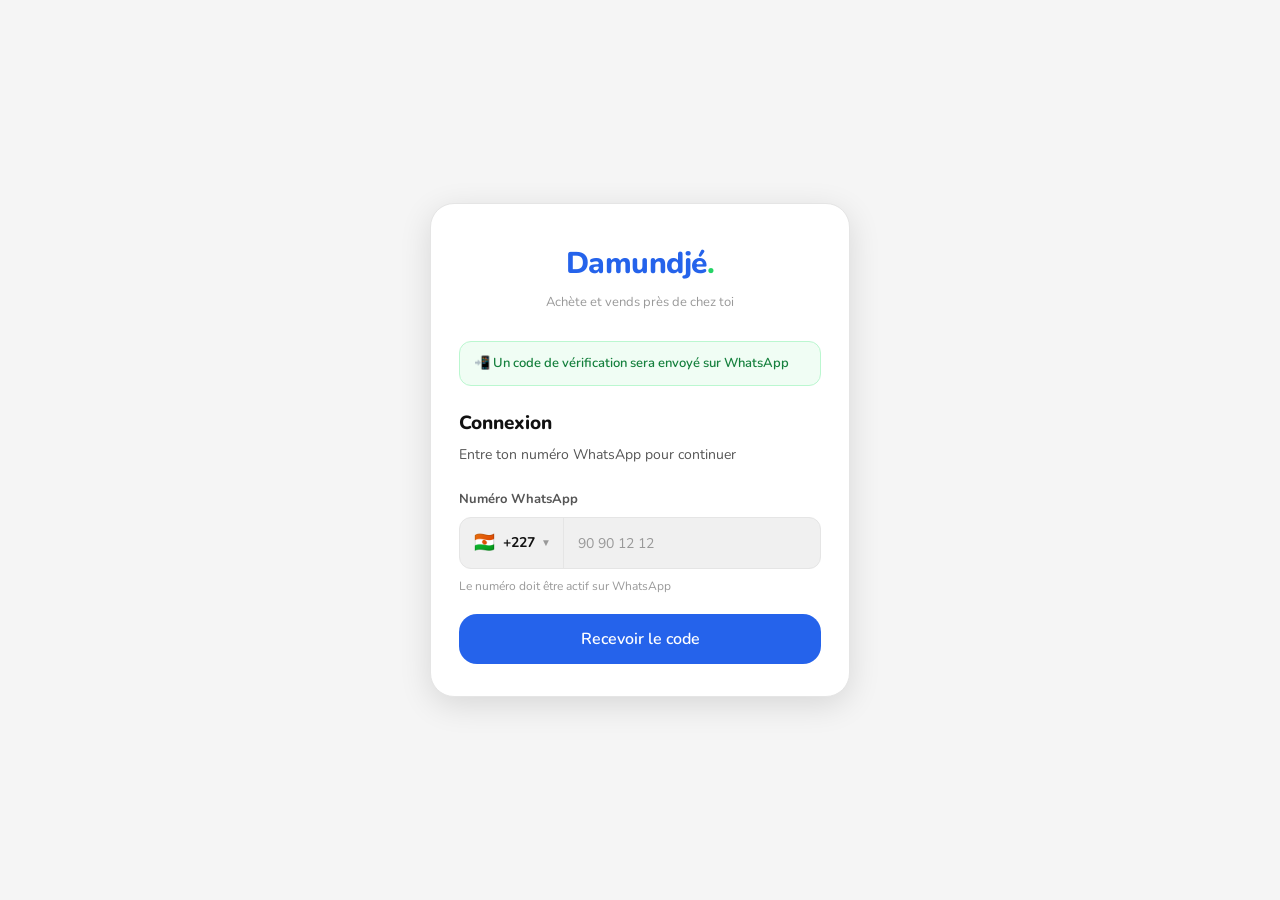
<file: dob_shop.html>
<!DOCTYPE html>
<html lang="fr">
<head>
	<link rel="icon" type="image/svg+xml" href="assets/logo-damundje.svg">
  <meta charset="UTF-8">
  <meta name="viewport" content="width=device-width, initial-scale=1.0">
  <title>DOB — Damundjé</title>
  <link rel="stylesheet" href="assets/style.css">
  <style>
    body { background: var(--bg-base); padding-bottom: 30px; }

    /* ── DOB Symbol SVG inline ──────────── */
    .dob-symbol {
      display: inline-flex;
      align-items: center;
      justify-content: center;
      background: #0a0a0a;
      border-radius: 50%;
      flex-shrink: 0;
    }

    /* ── Header ─────────────────────────── */
    .dob-header {
      background: linear-gradient(135deg, #0a0a0a 0%, #1a1a2e 100%);
      padding: 32px 20px 40px;
      text-align: center;
      position: relative;
      overflow: hidden;
    }

    .dob-header::before {
      content: '';
      position: absolute;
      inset: 0;
      background: radial-gradient(circle at 50% 0%, rgba(255,255,255,0.05) 0%, transparent 70%);
    }

    .dob-header-content { position: relative; z-index: 1; }

    .dob-big-symbol {
      margin: 0 auto 16px;
      animation: rotateSlow 20s linear infinite;
    }

    @keyframes rotateSlow {
      from { transform: rotate(0deg); }
      to   { transform: rotate(360deg); }
    }

    .dob-balance-display {
      font-size: 48px;
      font-weight: 800;
      color: #fff;
      display: flex;
      align-items: center;
      justify-content: center;
      gap: 12px;
      margin-bottom: 6px;
    }

    .dob-balance-label {
      font-size: 14px;
      color: rgba(255,255,255,0.6);
    }

    /* ── Section ─────────────────────────── */
    .section { padding: 20px 16px 0; }

    .section-head {
      font-size: 13px;
      font-weight: 700;
      color: var(--text-muted);
      text-transform: uppercase;
      letter-spacing: 0.5px;
      margin-bottom: 12px;
    }

    /* ── Packs ──────────────────────────── */
    .pack-grid {
      display: grid;
      grid-template-columns: repeat(2, 1fr);
      gap: 12px;
    }

    .pack-card {
      background: var(--bg-surface);
      border: 2px solid var(--border);
      border-radius: var(--radius-xl);
      padding: 20px 14px;
      text-align: center;
      cursor: pointer;
      transition: all 0.2s;
      position: relative;
      overflow: hidden;
    }

    .pack-card.available:hover {
      border-color: #fff;
      transform: translateY(-2px);
      box-shadow: var(--shadow-md);
    }

    .pack-card.unavailable {
      opacity: 0.55;
      cursor: not-allowed;
    }

    .pack-card.free-now {
      border-color: var(--whatsapp);
      background: linear-gradient(135deg, #052e16 0%, var(--bg-surface) 100%);
    }

    @media (prefers-color-scheme: light) {
      .pack-card.free-now {
        background: linear-gradient(135deg, #f0fdf4 0%, var(--bg-surface) 100%);
      }
    }

    .free-badge {
      position: absolute;
      top: 10px;
      right: -18px;
      background: var(--whatsapp);
      color: #fff;
      font-size: 10px;
      font-weight: 700;
      padding: 3px 24px;
      transform: rotate(35deg);
      letter-spacing: 0.5px;
    }

    .soon-badge {
      position: absolute;
      top: 10px;
      right: -18px;
      background: var(--text-muted);
      color: #fff;
      font-size: 10px;
      font-weight: 700;
      padding: 3px 24px;
      transform: rotate(35deg);
    }

    .pack-dob {
      font-size: 36px;
      font-weight: 800;
      color: var(--text-primary);
      display: flex;
      align-items: center;
      justify-content: center;
      gap: 8px;
      margin-bottom: 4px;
    }

    .pack-label { font-size: 13px; color: var(--text-muted); margin-bottom: 12px; }

    .pack-price {
      font-size: 15px;
      font-weight: 700;
      color: var(--text-secondary);
    }

    .pack-card.free-now .pack-price { color: var(--whatsapp); }

    /* ── Tarification ───────────────────── */
    .pricing-card {
      background: var(--bg-surface);
      border: 1px solid var(--border);
      border-radius: var(--radius-xl);
      overflow: hidden;
    }

    .pricing-row {
      display: flex;
      align-items: center;
      justify-content: space-between;
      padding: 14px 16px;
      border-bottom: 1px solid var(--border);
      font-size: 14px;
    }

    .pricing-row:last-child { border-bottom: none; }

    .pricing-row .label { color: var(--text-secondary); }
    .pricing-row .cost  { font-weight: 700; display: flex; align-items: center; gap: 6px; }

    /* ── Historique ─────────────────────── */
    .history-item {
      display: flex;
      align-items: center;
      gap: 12px;
      padding: 12px 0;
      border-bottom: 1px solid var(--border);
    }

    .history-item:last-child { border-bottom: none; }

    .history-icon {
      width: 38px;
      height: 38px;
      border-radius: 50%;
      display: flex;
      align-items: center;
      justify-content: center;
      font-size: 18px;
      flex-shrink: 0;
    }

    .history-icon.credit  { background: #dcfce7; }
    .history-icon.debit   { background: #fee2e2; }

    @media (prefers-color-scheme: dark) {
      .history-icon.credit { background: #052e16; }
      .history-icon.debit  { background: #450a0a; }
    }

    .history-amount {
      font-weight: 800;
      font-size: 16px;
    }

    .history-amount.credit { color: var(--success); }
    .history-amount.debit  { color: var(--danger); }

    /* ── Modal confirmation achat ───────── */
    .purchase-overlay {
      position: fixed;
      inset: 0;
      background: rgba(0,0,0,0.6);
      z-index: 200;
      display: none;
      align-items: flex-end;
      justify-content: center;
    }

    .purchase-overlay.open { display: flex; }

    .purchase-sheet {
      background: var(--bg-surface);
      border-radius: 20px 20px 0 0;
      padding: 24px 20px 40px;
      width: 100%;
      max-width: 520px;
      animation: slideUp 0.3s ease;
    }

    @keyframes slideUp {
      from { transform: translateY(100%); }
      to   { transform: translateY(0); }
    }

    .purchase-handle {
      width: 40px; height: 4px;
      background: var(--border);
      border-radius: 2px;
      margin: 0 auto 20px;
    }

    .purchase-dob-preview {
      text-align: center;
      padding: 20px;
      background: var(--bg-input);
      border-radius: var(--radius-lg);
      margin-bottom: 20px;
    }

    .purchase-dob-amount {
      font-size: 52px;
      font-weight: 800;
      color: var(--text-primary);
      display: flex;
      align-items: center;
      justify-content: center;
      gap: 12px;
    }

    .gift-message {
      background: #f0fdf4;
      border: 1.5px solid #bbf7d0;
      border-radius: var(--radius-md);
      padding: 14px;
      font-size: 14px;
      color: #15803d;
      font-weight: 600;
      margin-bottom: 16px;
      text-align: center;
      line-height: 1.5;
    }

    @media (prefers-color-scheme: dark) {
      .gift-message { background: #052e16; border-color: #166534; color: #4ade80; }
    }
  </style>
</head>
<body>

  <!-- ── En-tête ────────────────────────── -->
  <div style="background:var(--bg-surface);border-bottom:1px solid var(--border);
              padding:0 16px;height:56px;display:flex;align-items:center;gap:12px;
              position:sticky;top:0;z-index:50;">
    <button class="btn-icon" onclick="history.back()">←</button>
    <div style="font-size:18px;font-weight:800;flex:1;">Mes DOB</div>
  </div>

  <!-- ── Bandeau solde ──────────────────── -->
  <div class="dob-header">
    <div class="dob-header-content">

      <!-- Symbole DOB animé -->
      <svg class="dob-big-symbol" width="80" height="80" viewBox="0 0 80 80">
        <rect width="80" height="80" rx="40" fill="#0a0a0a"/>
        <circle cx="40" cy="40" r="28" fill="none" stroke="white" stroke-width="5"/>
        <circle cx="40" cy="40" r="18" fill="none" stroke="white" stroke-width="4"/>
        <circle cx="40" cy="40" r="9"  fill="none" stroke="white" stroke-width="3"/>
      </svg>

      <div class="dob-balance-display">
        <span id="balance-display">—</span>
        <span style="font-size:24px;opacity:0.6">DOB</span>
      </div>
      <div class="dob-balance-label">Ton solde actuel</div>
    </div>
  </div>

  <!-- ── Tarification ───────────────────── -->
  <div class="section">
    <div class="section-head">💰 Tarification des publications</div>
    <div class="pricing-card">
      <div class="pricing-row">
        <span class="label">Publication de base</span>
        <span class="cost">
          3
          <svg width="18" height="18" viewBox="0 0 24 24">
            <rect width="24" height="24" rx="12" fill="#0a0a0a"/>
            <circle cx="12" cy="12" r="7" fill="none" stroke="white" stroke-width="2"/>
            <circle cx="12" cy="12" r="4" fill="none" stroke="white" stroke-width="1.5"/>
          </svg>
          DOB
        </span>
      </div>
      <div class="pricing-row">
        <span class="label">1–5 photos</span>
        <span class="cost" style="color:var(--success);">Inclus ✓</span>
      </div>
      <div class="pricing-row">
        <span class="label">6–10 photos</span>
        <span class="cost">
          +1
          <svg width="16" height="16" viewBox="0 0 24 24">
            <rect width="24" height="24" rx="12" fill="#0a0a0a"/>
            <circle cx="12" cy="12" r="7" fill="none" stroke="white" stroke-width="2"/>
            <circle cx="12" cy="12" r="4" fill="none" stroke="white" stroke-width="1.5"/>
          </svg>
          DOB
        </span>
      </div>
      <div class="pricing-row">
        <span class="label">11–15 photos</span>
        <span class="cost">
          +2
          <svg width="16" height="16" viewBox="0 0 24 24">
            <rect width="24" height="24" rx="12" fill="#0a0a0a"/>
            <circle cx="12" cy="12" r="7" fill="none" stroke="white" stroke-width="2"/>
            <circle cx="12" cy="12" r="4" fill="none" stroke="white" stroke-width="1.5"/>
          </svg>
          DOB
        </span>
      </div>
      <div class="pricing-row">
        <span class="label">Chaque vidéo</span>
        <span class="cost">
          +1
          <svg width="16" height="16" viewBox="0 0 24 24">
            <rect width="24" height="24" rx="12" fill="#0a0a0a"/>
            <circle cx="12" cy="12" r="7" fill="none" stroke="white" stroke-width="2"/>
            <circle cx="12" cy="12" r="4" fill="none" stroke="white" stroke-width="1.5"/>
          </svg>
          DOB / vidéo
        </span>
      </div>
    </div>
  </div>

  <!-- ── Packs ──────────────────────────── -->
  <div class="section" style="margin-top:20px;">
    <div class="section-head">🛒 Acheter des DOB</div>
    <div class="pack-grid" id="pack-grid">
      <!-- Rempli par JS -->
    </div>
  </div>

  <!-- ── Historique ─────────────────────── -->
  <div class="section" style="margin-top:20px;padding-bottom:30px;">
    <div class="section-head">📋 Historique</div>
    <div style="background:var(--bg-surface);border:1px solid var(--border);
                border-radius:var(--radius-xl);padding:0 16px;" id="history-list">
      <div class="loading-screen" style="height:80px;">
        <span class="spinner spinner-dark"></span>
      </div>
    </div>
  </div>

  <!-- ══════════════════════════════════════
       MODAL CONFIRMATION ACHAT
  ══════════════════════════════════════ -->
  <div class="purchase-overlay" id="purchase-overlay"
       onclick="handlePurchaseOverlay(event)">
    <div class="purchase-sheet" id="purchase-sheet">
      <div class="purchase-handle"></div>

      <div class="purchase-dob-preview">
        <div style="font-size:13px;color:var(--text-muted);margin-bottom:8px;">Tu vas recevoir</div>
        <div class="purchase-dob-amount">
          <span id="modal-dob-amount">0</span>
          <svg width="40" height="40" viewBox="0 0 24 24">
            <rect width="24" height="24" rx="12" fill="#0a0a0a"/>
            <circle cx="12" cy="12" r="7" fill="none" stroke="white" stroke-width="2"/>
            <circle cx="12" cy="12" r="4" fill="none" stroke="white" stroke-width="1.5"/>
          </svg>
        </div>
        <div style="font-size:13px;color:var(--text-muted);margin-top:6px;">
          Prix : <span id="modal-price">0</span> FCFA
        </div>
      </div>

      <div class="gift-message" id="modal-gift-msg">
        🎁 Le paiement est en cours de maintenance.<br>
        Ces DOB sont un cadeau de Damundjé pour toi !
      </div>

      <button class="btn btn-primary btn-full btn-lg" id="btn-confirm-purchase"
              onclick="confirmPurchase()">
        Recevoir gratuitement
      </button>

      <button class="btn btn-ghost btn-full" style="margin-top:10px;"
              onclick="closePurchaseModal()">
        Annuler
      </button>
    </div>
  </div>

  <script src="assets/app.js"></script>
  <script>

    if (!Auth.requireAuth()) { /* redirige */ }

    // Symbole DOB SVG inline réutilisable
    const DOB_SVG = (size = 20) => `
      <svg width="${size}" height="${size}" viewBox="0 0 24 24">
        <rect width="24" height="24" rx="12" fill="#0a0a0a"/>
        <circle cx="12" cy="12" r="7" fill="none" stroke="white" stroke-width="2"/>
        <circle cx="12" cy="12" r="4" fill="none" stroke="white" stroke-width="1.5"/>
        <circle cx="12" cy="12" r="2" fill="none" stroke="white" stroke-width="1"/>
      </svg>`;

    let selectedPackage = null;

    document.addEventListener('DOMContentLoaded', () => {
      loadBalance();
      loadPackages();
    });

    // ══════════════════════════════════════════
    //  SOLDE + HISTORIQUE
    // ══════════════════════════════════════════
    async function loadBalance() {
      try {
        const data = await API.get('/api/dob/balance');
        document.getElementById('balance-display').textContent = data.balance;
        renderHistory(data.history);
      } catch (err) {
        Toast.error(err.message);
      }
    }

    function renderHistory(history) {
      const list = document.getElementById('history-list');
      if (!history.length) {
        list.innerHTML = `<div style="padding:20px;text-align:center;color:var(--text-muted);font-size:14px;">
          Aucune transaction pour l'instant</div>`;
        return;
      }

      const reasonLabel = {
        'signup_bonus':          '🎁 Bonus de bienvenue',
        'bonus_profile_complete':'✅ Profil complété',
        'listing_publish':       '📦 Publication annonce',
        'refund':                '↩️ Remboursement',
      };

      list.innerHTML = history.map(t => {
        const isCredit = t.amount > 0;
        const label    = Object.entries(reasonLabel).find(([k]) =>
          t.reason.startsWith(k))?.[1] || t.reason;

        return `
          <div class="history-item">
            <div class="history-icon ${isCredit ? 'credit' : 'debit'}">
              ${isCredit ? '⬆️' : '⬇️'}
            </div>
            <div style="flex:1;">
              <div style="font-size:14px;font-weight:600;">${label}</div>
              <div style="font-size:12px;color:var(--text-muted);">
                ${Format.date(t.created_at)}
              </div>
            </div>
            <div class="history-amount ${isCredit ? 'credit' : 'debit'}">
              ${isCredit ? '+' : ''}${t.amount}
              ${DOB_SVG(18)}
            </div>
          </div>`;
      }).join('');
    }

    // ══════════════════════════════════════════
    //  PACKS
    // ══════════════════════════════════════════
    async function loadPackages() {
      try {
        const packages = await API.get('/api/dob/packages');
        const grid = document.getElementById('pack-grid');

        grid.innerHTML = packages.map(pkg => {
          const isFree    = pkg.is_free_now;
          const isAvail   = pkg.is_available;
          const cardClass = !isAvail ? 'unavailable' : (isFree ? 'free-now available' : 'available');
          const badge     = isFree
            ? '<div class="free-badge">GRATUIT</div>'
            : (!isAvail ? '<div class="soon-badge">BIENTÔT</div>' : '');

          return `
            <div class="pack-card ${cardClass}"
                 onclick="${isAvail ? `openPurchaseModal(${pkg.id}, ${pkg.dob_amount}, ${pkg.price_fcfa}, ${isFree})` : `unavailableToast()`}">
              ${badge}
              <div class="pack-dob">
                ${pkg.dob_amount}
                ${DOB_SVG(28)}
              </div>
              <div class="pack-label">DOB</div>
              <div class="pack-price">
                ${isFree ? '🎁 Gratuit' : pkg.price_fcfa.toLocaleString('fr-FR') + ' FCFA'}
              </div>
            </div>`;
        }).join('');
      } catch (err) {
        Toast.error(err.message);
      }
    }

    function unavailableToast() {
      Toast.warning("Cette offre n'est pas encore disponible. Essaie 7 DOB ou 20 DOB 🎁");
    }

    // ══════════════════════════════════════════
    //  MODAL ACHAT
    // ══════════════════════════════════════════
    function openPurchaseModal(id, dobAmount, priceFcfa, isFree) {
      selectedPackage = { id, dobAmount, priceFcfa, isFree };

      document.getElementById('modal-dob-amount').textContent = dobAmount;
      document.getElementById('modal-price').textContent      =
        priceFcfa.toLocaleString('fr-FR');

      document.getElementById('modal-gift-msg').style.display = isFree ? 'block' : 'none';
      document.getElementById('btn-confirm-purchase').textContent =
        isFree ? '🎁 Recevoir gratuitement' : `Payer ${priceFcfa.toLocaleString('fr-FR')} FCFA`;

      document.getElementById('purchase-overlay').classList.add('open');
    }

    function closePurchaseModal() {
      document.getElementById('purchase-overlay').classList.remove('open');
      selectedPackage = null;
    }

    function handlePurchaseOverlay(e) {
      if (e.target === document.getElementById('purchase-overlay')) closePurchaseModal();
    }

    async function confirmPurchase() {
      if (!selectedPackage) return;

      const btn = document.getElementById('btn-confirm-purchase');
      btn.disabled = true;
      btn.innerHTML = '<span class="spinner"></span> Traitement...';

      try {
        const data = await API.post(`/api/dob/purchase/${selectedPackage.id}`);
        Toast.success(data.message);
        document.getElementById('balance-display').textContent = data.balance;
        closePurchaseModal();
        loadBalance(); // Recharge l'historique

      } catch (err) {
        Toast.error(err.message);
        btn.disabled = false;
        btn.innerHTML = selectedPackage.isFree
          ? '🎁 Recevoir gratuitement'
          : `Payer ${selectedPackage.priceFcfa.toLocaleString('fr-FR')} FCFA`;
      }
    }

  </script>
</body>
</html>
</file>
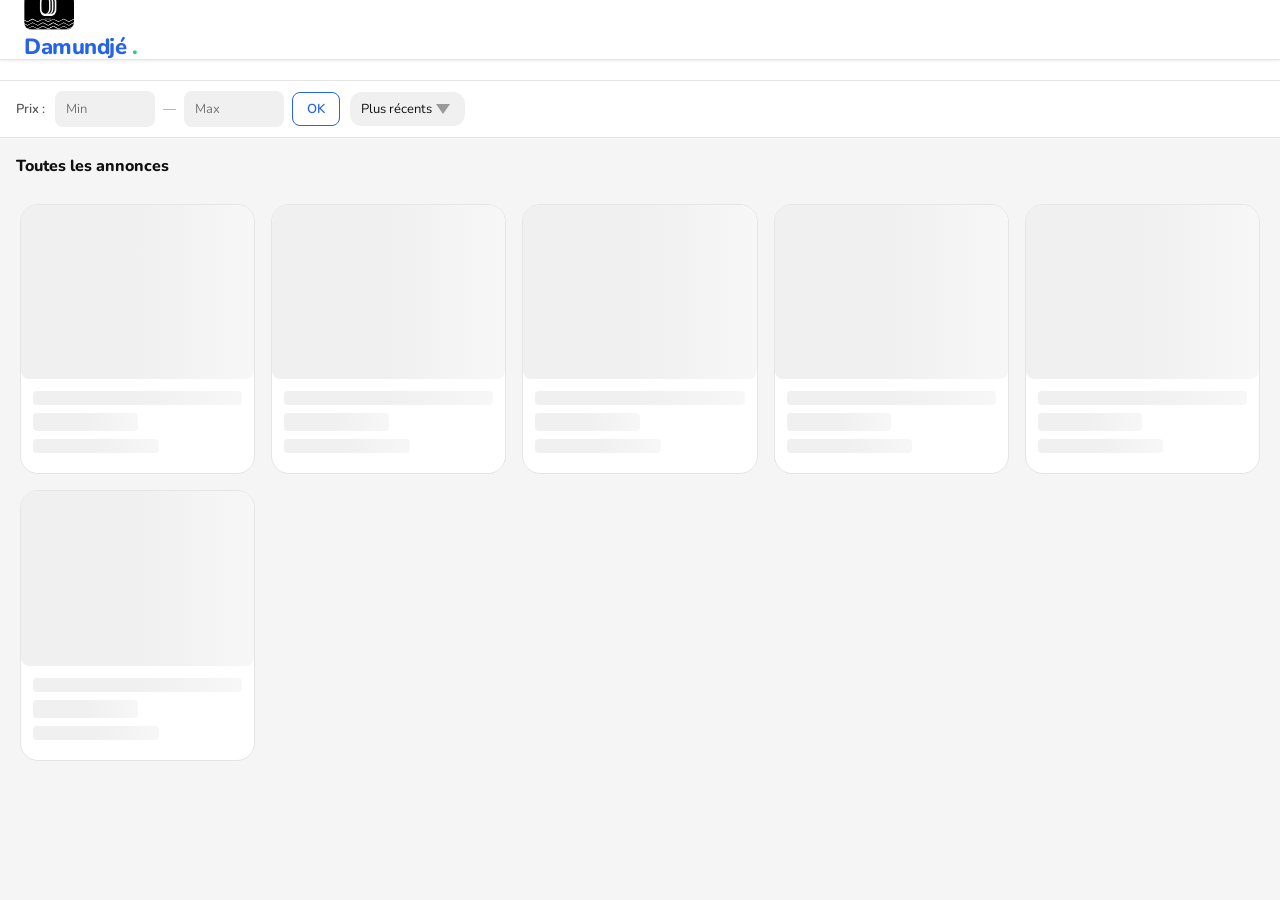
<file: listing.html>
<!DOCTYPE html>
<html lang="fr">
<head>
	<link rel="icon" type="image/svg+xml" href="assets/logo-damundje.svg">
  <meta charset="UTF-8">
  <meta name="viewport" content="width=device-width, initial-scale=1.0">
  <title>Annonce — Damundjé</title>
  <link rel="stylesheet" href="assets/style.css">
  <style>

    body { background: var(--bg-base); }

    /* ── En-tête flottant ──────────────── */
    .top-bar {
      position: fixed;
      top: 0;
      left: 0;
      right: 0;
      z-index: 100;
      height: 56px;
      display: flex;
      align-items: center;
      justify-content: space-between;
      padding: 0 16px;
      background: rgba(0,0,0,0);
      transition: background 0.3s, border-color 0.3s;
    }

    .top-bar.scrolled {
      background: var(--bg-surface);
      border-bottom: 1px solid var(--border);
      box-shadow: var(--shadow-sm);
    }

    .top-bar-btn {
      width: 38px;
      height: 38px;
      border-radius: 50%;
      border: none;
      cursor: pointer;
      display: flex;
      align-items: center;
      justify-content: center;
      font-size: 18px;
      transition: background 0.15s;
      background: rgba(255,255,255,0.9);
      backdrop-filter: blur(8px);
      box-shadow: var(--shadow-sm);
    }

    .top-bar.scrolled .top-bar-btn {
      background: var(--bg-input);
      box-shadow: none;
    }

    .top-bar-actions { display: flex; gap: 8px; }

    /* ── Galerie photos ────────────────── */
    .photo-gallery {
      position: relative;
      width: 100%;
      aspect-ratio: 4/3;
      background: var(--bg-input);
      overflow: hidden;
    }

    .gallery-slides {
      display: flex;
      height: 100%;
      transition: transform 0.3s ease;
    }

    .gallery-slide {
      min-width: 100%;
      height: 100%;
    }

    .gallery-slide img {
      width: 100%;
      height: 100%;
      object-fit: cover;
    }

    .gallery-no-photo {
      width: 100%;
      height: 100%;
      display: flex;
      flex-direction: column;
      align-items: center;
      justify-content: center;
      color: var(--text-muted);
      font-size: 48px;
      gap: 8px;
    }

    .gallery-no-photo span { font-size: 14px; }

    /* Flèches navigation galerie */
    .gallery-arrow {
      position: absolute;
      top: 50%;
      transform: translateY(-50%);
      background: rgba(255,255,255,0.85);
      backdrop-filter: blur(4px);
      border: none;
      border-radius: 50%;
      width: 36px;
      height: 36px;
      display: flex;
      align-items: center;
      justify-content: center;
      cursor: pointer;
      font-size: 16px;
      box-shadow: var(--shadow-sm);
      transition: opacity 0.2s;
      z-index: 10;
    }

    .gallery-arrow:hover { opacity: 0.8; }
    .gallery-arrow.left  { left: 12px; }
    .gallery-arrow.right { right: 12px; }
    .gallery-arrow.hidden { display: none; }

    /* Pastilles navigation */
    .gallery-dots {
      position: absolute;
      bottom: 12px;
      left: 50%;
      transform: translateX(-50%);
      display: flex;
      gap: 6px;
    }

    .gallery-dot {
      width: 7px;
      height: 7px;
      border-radius: 50%;
      background: rgba(255,255,255,0.5);
      transition: all 0.2s;
    }

    .gallery-dot.active {
      background: #fff;
      width: 20px;
      border-radius: 4px;
    }

    /* Compteur photos */
    .gallery-counter {
      position: absolute;
      top: 12px;
      right: 12px;
      background: rgba(0,0,0,0.55);
      color: #fff;
      font-size: 12px;
      font-weight: 600;
      padding: 3px 10px;
      border-radius: 12px;
    }

    /* ── Contenu ───────────────────────── */
    .content { padding: 18px 16px; }

    .listing-price {
      font-size: 28px;
      font-weight: 800;
      color: var(--primary);
      margin-bottom: 4px;
    }

    .listing-title {
      font-size: 20px;
      font-weight: 700;
      color: var(--text-primary);
      margin-bottom: 10px;
      line-height: 1.3;
    }

    .listing-meta-row {
      display: flex;
      flex-wrap: wrap;
      gap: 8px;
      margin-bottom: 16px;
      align-items: center;
    }

    .meta-item {
      display: flex;
      align-items: center;
      gap: 5px;
      font-size: 13px;
      color: var(--text-secondary);
    }

    .meta-item .icon { font-size: 14px; }

    .divider {
      height: 1px;
      background: var(--border);
      margin: 16px 0;
    }

    /* Description */
    .section-label {
      font-size: 13px;
      font-weight: 700;
      color: var(--text-muted);
      text-transform: uppercase;
      letter-spacing: 0.5px;
      margin-bottom: 10px;
    }

    .description-text {
      font-size: 15px;
      color: var(--text-primary);
      line-height: 1.7;
      white-space: pre-line;
    }

    .description-text.collapsed {
      display: -webkit-box;
      -webkit-line-clamp: 4;
      -webkit-box-orient: vertical;
      overflow: hidden;
    }

    .btn-show-more {
      background: none;
      border: none;
      font-family: var(--font);
      font-size: 14px;
      font-weight: 700;
      color: var(--primary);
      cursor: pointer;
      padding: 8px 0 0;
    }

    /* ── Carte vendeur ─────────────────── */
    .seller-section {
      background: var(--bg-surface);
      border: 1px solid var(--border);
      border-radius: var(--radius-xl);
      padding: 16px;
      margin: 16px 0;
    }

    .seller-top {
      display: flex;
      align-items: center;
      gap: 14px;
      margin-bottom: 14px;
    }

    .seller-avatar {
      width: 54px;
      height: 54px;
      border-radius: 50%;
      background: var(--bg-input);
      display: flex;
      align-items: center;
      justify-content: center;
      font-size: 24px;
      border: 2px solid var(--border);
      overflow: hidden;
      flex-shrink: 0;
    }

    .seller-avatar img { width:100%;height:100%;object-fit:cover; }

    .seller-name {
      font-size: 16px;
      font-weight: 700;
    }

    .seller-stats {
      font-size: 12px;
      color: var(--text-muted);
      margin-top: 3px;
    }

    .seller-rating {
      color: #f59e0b;
      font-size: 13px;
      margin-right: 4px;
    }

    /* ── Barre d'actions bas ───────────── */
    .action-bar {
      position: fixed;
      bottom: 0;
      left: 0;
      right: 0;
      background: var(--bg-surface);
      border-top: 1px solid var(--border);
      padding: 12px 16px;
      display: flex;
      gap: 10px;
      align-items: center;
      box-shadow: 0 -4px 16px rgba(0,0,0,0.08);
      z-index: 80;
    }

    .btn-favorite-action {
      width: 50px;
      height: 50px;
      border-radius: var(--radius-md);
      border: 1.5px solid var(--border);
      background: var(--bg-input);
      font-size: 22px;
      display: flex;
      align-items: center;
      justify-content: center;
      cursor: pointer;
      flex-shrink: 0;
      transition: all 0.2s;
    }

    .btn-favorite-action:hover { border-color: var(--danger); }
    .btn-favorite-action.active { background: #fee2e2; border-color: var(--danger); }

    /* Bouton WhatsApp (principal) */
    .btn-whatsapp-contact {
      flex: 1;
      height: 50px;
      background: var(--whatsapp);
      color: #fff;
      border: none;
      border-radius: var(--radius-md);
      font-family: var(--font);
      font-size: 15px;
      font-weight: 700;
      cursor: pointer;
      display: flex;
      align-items: center;
      justify-content: center;
      gap: 10px;
      text-decoration: none;
      transition: background 0.2s;
    }

    .btn-whatsapp-contact:hover { background: var(--whatsapp-dark); }

    .btn-share {
      width: 50px;
      height: 50px;
      border-radius: var(--radius-md);
      border: 1.5px solid var(--border);
      background: var(--bg-input);
      font-size: 20px;
      display: flex;
      align-items: center;
      justify-content: center;
      cursor: pointer;
      flex-shrink: 0;
      transition: background 0.2s;
    }

    .btn-share:hover { background: var(--bg-hover); }

    /* ── Annonces similaires ───────────── */
    .similar-scroll {
      display: flex;
      gap: 12px;
      overflow-x: auto;
      padding-bottom: 4px;
      scrollbar-width: none;
    }
    .similar-scroll::-webkit-scrollbar { display: none; }
    .similar-scroll .listing-card { flex-shrink: 0; width: 150px; }

    /* ── Skeleton ──────────────────────── */
    .skeleton { background: linear-gradient(90deg,var(--bg-input) 25%,var(--bg-hover) 50%,var(--bg-input) 75%); background-size:200% 100%; animation:shimmer 1.4s infinite; border-radius:var(--radius-sm); }
    @keyframes shimmer { 0%{background-position:200% 0} 100%{background-position:-200% 0} }

    /* ── Actions propriétaire ──────────── */
    .owner-actions {
      display: flex;
      gap: 8px;
      margin-top: 12px;
    }

    /* ── Badge VENDU ───────────────────── */
    .sold-overlay {
      position: absolute;
      inset: 0;
      background: rgba(0,0,0,0.45);
      display: flex;
      align-items: center;
      justify-content: center;
    }

    .sold-badge {
      background: var(--danger);
      color: #fff;
      font-size: 20px;
      font-weight: 800;
      padding: 10px 28px;
      border-radius: var(--radius-xl);
      transform: rotate(-8deg);
      letter-spacing: 1px;
    }

  </style>
</head>
<body style="padding-bottom: 80px;">

  <!-- ══════════════════════════════════════
       BARRE SUPÉRIEURE FLOTTANTE
  ══════════════════════════════════════ -->
  <div class="top-bar" id="top-bar">
    <button class="top-bar-btn" onclick="history.back()">←</button>
    <div class="top-bar-actions">
      <button class="top-bar-btn" id="btn-top-fav" onclick="toggleFavorite()" title="Favori">🤍</button>
      <button class="top-bar-btn" onclick="shareListing()" title="Partager">↗️</button>
    </div>
  </div>

  <!-- ══════════════════════════════════════
       GALERIE PHOTOS
  ══════════════════════════════════════ -->
  <div class="photo-gallery" id="photo-gallery">
    <!-- Rempli par JS -->
    <div class="gallery-no-photo">
      <span>📦</span>
      <span>Chargement...</span>
    </div>
  </div>

  <!-- ══════════════════════════════════════
       CONTENU ANNONCE
  ══════════════════════════════════════ -->
  <div class="content" id="listing-content" style="display:none;">

    <!-- Prix + titre -->
    <div class="listing-price" id="listing-price"></div>
    <div class="listing-title" id="listing-title"></div>

    <!-- Métadonnées -->
    <div class="listing-meta-row" id="listing-meta"></div>

    <div class="divider"></div>

    <!-- Description -->
    <div id="description-section" style="display:none;">
      <div class="section-label">Description</div>
      <div class="description-text collapsed" id="description-text"></div>
      <button class="btn-show-more" id="btn-show-more" onclick="toggleDescription()" style="display:none;">
        Voir plus ▼
      </button>
      <div class="divider"></div>
    </div>

    <!-- Vendeur -->
    <div class="section-label">Vendeur</div>
    <div class="seller-section" id="seller-section">
      <!-- Rempli par JS -->
    </div>

    <!-- Actions propriétaire (visible seulement si c'est mon annonce) -->
    <div id="owner-panel" style="display:none;">
      <div class="divider"></div>
      <div class="section-label">Gérer mon annonce</div>
      <div class="owner-actions">
        <a href="#" id="btn-edit" class="btn btn-outline" style="flex:1;">✏️ Modifier</a>
        <button class="btn btn-danger" style="flex:1;" onclick="confirmDelete()">🗑️ Supprimer</button>
      </div>
      <div style="margin-top:8px;">
        <button class="btn btn-ghost btn-full" id="btn-mark-sold" onclick="markAsSold()">
          ✅ Marquer comme vendu
        </button>
      </div>
    </div>

    <!-- Annonces similaires -->
    <div id="similar-section" style="display:none; margin-top: 8px;">
      <div class="divider"></div>
      <div class="section-label" style="margin-bottom:12px;">Tu pourrais aussi aimer</div>
      <div class="similar-scroll" id="similar-grid"></div>
    </div>

  </div>

  <!-- ══════════════════════════════════════
       BARRE D'ACTIONS BAS
  ══════════════════════════════════════ -->
  <div class="action-bar" id="action-bar" style="display:none;">
    <button class="btn-favorite-action" id="btn-fav" onclick="toggleFavorite()" title="Favori">
      🤍
    </button>
    <button class="btn-whatsapp-contact" id="btn-dmj-chat" onclick="startDMJChat()"
            style="background:var(--primary);flex:1.5;">
      <span>💬</span> Envoyer un message
    </button>
    <a class="btn-whatsapp-contact" id="btn-whatsapp" href="#" target="_blank"
       style="flex:0.6;font-size:12px;padding:0 10px;background:var(--whatsapp);">
      <span>📱</span> WhatsApp
    </a>
    <button class="btn-share" onclick="shareListing()" title="Partager">↗️</button>
  </div>

  <script src="assets/app.js"></script>
  <script>

    // ══════════════════════════════════════════
    //  INITIALISATION
    // ══════════════════════════════════════════
    const params    = new URLSearchParams(window.location.search);
    const listingId = params.get('id');
    const currentUser = Auth.getUser();

    let listing     = null;
    let seller      = null;
    let isFavorited = false;
    let currentPhoto = 0;

    if (!listingId) window.location.href = 'index.html';

    document.addEventListener('DOMContentLoaded', () => {
      loadListing();
      setupScrollEffect();
    });

    // ══════════════════════════════════════════
    //  CHARGEMENT
    // ══════════════════════════════════════════
    async function loadListing() {
      try {
        listing = await API.get(`/api/listings/${listingId}`);
        document.title = `${listing.title} — Damundjé`;

        renderGallery(listing.photos || []);
        renderContent(listing);
        renderActionBar(listing);
        loadSeller(listing.seller_id);
        loadSimilar(listing.category_id);

        // Enregistre la vue pour le ML
        if (Auth.isLoggedIn()) {
          trackEvent(listing.id, 'view');
        }

      } catch (err) {
        document.getElementById('photo-gallery').innerHTML = `
          <div class="gallery-no-photo">
            <span>⚠️</span>
            <span>${err.message}</span>
          </div>`;
      }
    }

    // ══════════════════════════════════════════
    //  GALERIE
    // ══════════════════════════════════════════
    function renderGallery(photos) {
      const gallery = document.getElementById('photo-gallery');

      if (!photos.length) {
        gallery.innerHTML = `
          <div class="gallery-no-photo">
            <span>📦</span>
            <span>Pas de photos</span>
          </div>`;
        return;
      }

      // Overlay VENDU si applicable
      const soldOverlay = listing.status === 'sold'
        ? `<div class="sold-overlay"><div class="sold-badge">VENDU</div></div>`
        : '';

      gallery.innerHTML = `
        ${soldOverlay}
        <div class="gallery-slides" id="gallery-slides">
          ${photos.map(url => `
            <div class="gallery-slide">
              <img src="${url}" alt="${listing.title}" loading="lazy">
            </div>
          `).join('')}
        </div>
        ${photos.length > 1 ? `
          <button class="gallery-arrow left hidden" id="arrow-left" onclick="slideGallery(-1)">‹</button>
          <button class="gallery-arrow right" id="arrow-right" onclick="slideGallery(1)">›</button>
          <div class="gallery-dots" id="gallery-dots">
            ${photos.map((_,i) => `<div class="gallery-dot ${i===0?'active':''}"></div>`).join('')}
          </div>
          <div class="gallery-counter" id="gallery-counter">1 / ${photos.length}</div>
        ` : ''}
      `;
    }

    function slideGallery(dir) {
      const photos = listing.photos;
      currentPhoto = Math.max(0, Math.min(photos.length - 1, currentPhoto + dir));

      document.getElementById('gallery-slides').style.transform =
        `translateX(-${currentPhoto * 100}%)`;

      // Dots
      document.querySelectorAll('.gallery-dot').forEach((d,i) =>
        d.classList.toggle('active', i === currentPhoto));

      // Compteur
      document.getElementById('gallery-counter').textContent =
        `${currentPhoto + 1} / ${photos.length}`;

      // Flèches
      document.getElementById('arrow-left').classList.toggle('hidden', currentPhoto === 0);
      document.getElementById('arrow-right').classList.toggle('hidden', currentPhoto === photos.length - 1);
    }

    // Swipe tactile
    let touchStartX = 0;
    document.addEventListener('touchstart', e => touchStartX = e.touches[0].clientX);
    document.addEventListener('touchend', e => {
      if (!listing?.photos?.length) return;
      const diff = touchStartX - e.changedTouches[0].clientX;
      if (Math.abs(diff) > 50) slideGallery(diff > 0 ? 1 : -1);
    });

    // ══════════════════════════════════════════
    //  CONTENU
    // ══════════════════════════════════════════
    function renderContent(l) {
      document.getElementById('listing-price').textContent =
        Format.price(l.price, l.currency) +
        (l.is_negotiable ? ' · Négociable' : '');

      document.getElementById('listing-title').textContent = l.title;

      // Métadonnées
      const metas = [];
      if (l.city) metas.push(`<div class="meta-item"><span class="icon">📍</span>${l.city}</div>`);
      metas.push(`<div class="meta-item"><span class="icon">🕐</span>${Format.date(l.created_at)}</div>`);
      metas.push(`<div class="meta-item"><span class="icon">👁️</span>${l.views} vues</div>`);

      const condMap = { new:'✨ Neuf', like_new:'👍 Comme neuf', good:'🙂 Bon état', used:'👌 Usagé', damaged:'🔧 À réparer' };
      if (l.condition) metas.push(`<span class="badge badge-${l.condition.replace('_','-')}">${condMap[l.condition]||l.condition}</span>`);
      if (l.is_negotiable) metas.push(`<span class="badge badge-negotiable">Négociable</span>`);

      document.getElementById('listing-meta').innerHTML = metas.join('');

      // Description
      if (l.description) {
        document.getElementById('description-section').style.display = 'block';
        document.getElementById('description-text').textContent = l.description;
        // Bouton "voir plus" si texte long
        setTimeout(() => {
          const el = document.getElementById('description-text');
          if (el.scrollHeight > el.clientHeight + 2) {
            document.getElementById('btn-show-more').style.display = 'block';
          }
        }, 100);
      }

      // Panneau propriétaire
      if (currentUser && currentUser.id === l.seller_id) {
        document.getElementById('owner-panel').style.display = 'block';
        document.getElementById('btn-edit').href = `create.html?edit=${l.id}`;
        if (l.status === 'sold') {
          document.getElementById('btn-mark-sold').style.display = 'none';
        }
      }

      document.getElementById('listing-content').style.display = 'block';
    }

    function toggleDescription() {
      const el  = document.getElementById('description-text');
      const btn = document.getElementById('btn-show-more');
      const expanded = !el.classList.contains('collapsed');
      el.classList.toggle('collapsed', expanded);
      btn.textContent = expanded ? 'Voir plus ▼' : 'Voir moins ▲';
    }

    // ══════════════════════════════════════════
    //  BARRE D'ACTIONS
    // ══════════════════════════════════════════
    function renderActionBar(l) {
      const bar = document.getElementById('action-bar');

      // Si c'est mon annonce → on n'affiche pas "contacter"
      if (currentUser && currentUser.id === l.seller_id) {
        bar.style.display = 'none';
        return;
      }

      // Lien WhatsApp avec message pré-rempli
      const message = encodeURIComponent(
        `Bonjour, je suis intéressé(e) par ton annonce sur Damundjé : "${l.title}" à ${Format.price(l.price, l.currency)}. Est-ce encore disponible ?`
      );

      bar.style.display = 'flex';

      // On aura le numéro du vendeur via le profil (chargé après)
      document.getElementById('btn-whatsapp').dataset.message = message;

      // Enregistre le contact pour le ML
      document.getElementById('btn-whatsapp').addEventListener('click', () => {
        if (Auth.isLoggedIn()) trackEvent(l.id, 'contact');
      });
    }

    // ══════════════════════════════════════════
    //  VENDEUR
    // ══════════════════════════════════════════
    async function loadSeller(sellerId) {
      try {
        seller = await API.get(`/api/users/${sellerId}`);

        const stars  = Format.stars(seller.rating_avg || 0);
        const avatar = seller.avatar_url
          ? `<img src="${seller.avatar_url}" alt="${seller.name}">`
          : '👤';

        document.getElementById('seller-section').innerHTML = `
          <div class="seller-top">
            <div class="seller-avatar">${avatar}</div>
            <div style="flex:1;">
              <div class="seller-name">
                ${seller.name || 'Vendeur'}
                ${seller.is_verified ? '<span style="color:var(--primary);font-size:13px;"> ✓ Vérifié</span>' : ''}
              </div>
              <div class="seller-stats">
                <span class="seller-rating">${stars}</span>
                ${seller.rating_avg ? seller.rating_avg.toFixed(1) : '—'}
                (${seller.rating_count} avis)
                ${seller.city ? ` · 📍 ${seller.city}` : ''}
              </div>
              <div class="seller-stats" style="margin-top:2px;">
                Membre depuis ${Format.date(seller.created_at)}
              </div>
            </div>
            <a href="profile.html?id=${seller.id}" class="btn btn-ghost btn-sm">
              Voir le profil
            </a>
          </div>
        `;

        // Met à jour le lien WhatsApp avec le vrai numéro du vendeur
        const phone   = seller.phone?.replace(/^\+/, '') || '';
        const message = document.getElementById('btn-whatsapp')?.dataset.message || '';
        const waUrl   = `https://wa.me/${phone}?text=${message}`;
        const btnWa   = document.getElementById('btn-whatsapp');
        if (btnWa) btnWa.href = waUrl;

      } catch {
        document.getElementById('seller-section').innerHTML = `
          <div style="color:var(--text-muted);font-size:14px;padding:8px 0;">
            Informations vendeur indisponibles
          </div>`;
      }
    }

    // ══════════════════════════════════════════
    //  ANNONCES SIMILAIRES
    // ══════════════════════════════════════════
    async function loadSimilar(categoryId) {
      if (!categoryId) return;
      try {
        const data = await API.get(
          `/api/listings/?category_id=${categoryId}&limit=8`
        );
        const filtered = data.filter(l => l.id !== parseInt(listingId));
        if (!filtered.length) return;

        document.getElementById('similar-section').style.display = 'block';
        document.getElementById('similar-grid').innerHTML =
          filtered.map(l => renderListingCard(l)).join('');
      } catch { /* silencieux */ }
    }

    // ══════════════════════════════════════════
    //  FAVORI
    // ══════════════════════════════════════════
    async function toggleFavorite() {
      if (!Auth.isLoggedIn()) {
        Toast.warning('Connecte-toi pour ajouter aux favoris');
        return;
      }

      try {
        const data = await API.post(`/api/listings/${listingId}/favorite`);
        isFavorited = data.favorited;

        const heart = isFavorited ? '❤️' : '🤍';
        document.getElementById('btn-fav').textContent = heart;
        document.getElementById('btn-top-fav').textContent = heart;
        document.getElementById('btn-fav').classList.toggle('active', isFavorited);

        Toast.success(data.message);

        if (Auth.isLoggedIn()) trackEvent(listing.id, 'favorite');
      } catch (err) {
        Toast.error(err.message);
      }
    }

    // ══════════════════════════════════════════
    //  ACTIONS PROPRIÉTAIRE
    // ══════════════════════════════════════════
    async function confirmDelete() {
      if (!confirm('Supprimer cette annonce définitivement ?')) return;
      try {
        await API.delete(`/api/listings/${listingId}`);
        Toast.success('Annonce supprimée');
        setTimeout(() => window.location.href = 'index.html', 800);
      } catch (err) {
        Toast.error(err.message);
      }
    }

    async function markAsSold() {
      try {
        await API.uploadPatch(`/api/listings/${listingId}`,
          (() => { const f = new FormData(); f.append('status','sold'); return f; })()
        );
        Toast.success('Annonce marquée comme vendue ✅');
        setTimeout(() => location.reload(), 800);
      } catch (err) {
        Toast.error(err.message);
      }
    }
    // ══════════════════════════════════════════
    //  DÉMARRER UNE CONVERSATION DMJ-CHAT
    // ══════════════════════════════════════════
    async function startDMJChat() {
      if (!Auth.isLoggedIn()) {
        Toast.warning('Connecte-toi pour envoyer un message');
        setTimeout(() => window.location.href = 'login.html', 800);
        return;
      }
      try {
        const data = await API.post(`/api/conversations/start?listing_id=${listingId}`);
        window.location.href = `chat.html?id=${data.conversation_id}`;
      } catch (err) {
        Toast.error(err.message);
      }
    }
    // ══════════════════════════════════════════
    //  PARTAGE
    // ══════════════════════════════════════════
    async function shareListing() {
      const shareData = {
        title: listing?.title || 'Annonce Damundjé',
        text:  `Regarde cette annonce sur Damundjé : ${listing?.title}`,
        url:   window.location.href
      };

      if (navigator.share) {
        try { await navigator.share(shareData); } catch { /* annulé */ }
      } else {
        await navigator.clipboard.writeText(window.location.href);
        Toast.success('Lien copié dans le presse-papier !');
      }
    }

    // ══════════════════════════════════════════
    //  EFFET SCROLL SUR LA TOPBAR
    // ══════════════════════════════════════════
    function setupScrollEffect() {
      window.addEventListener('scroll', () => {
        const bar = document.getElementById('top-bar');
        bar.classList.toggle('scrolled', window.scrollY > 200);
      });
    }

  </script>
</body>
</html>
</file>
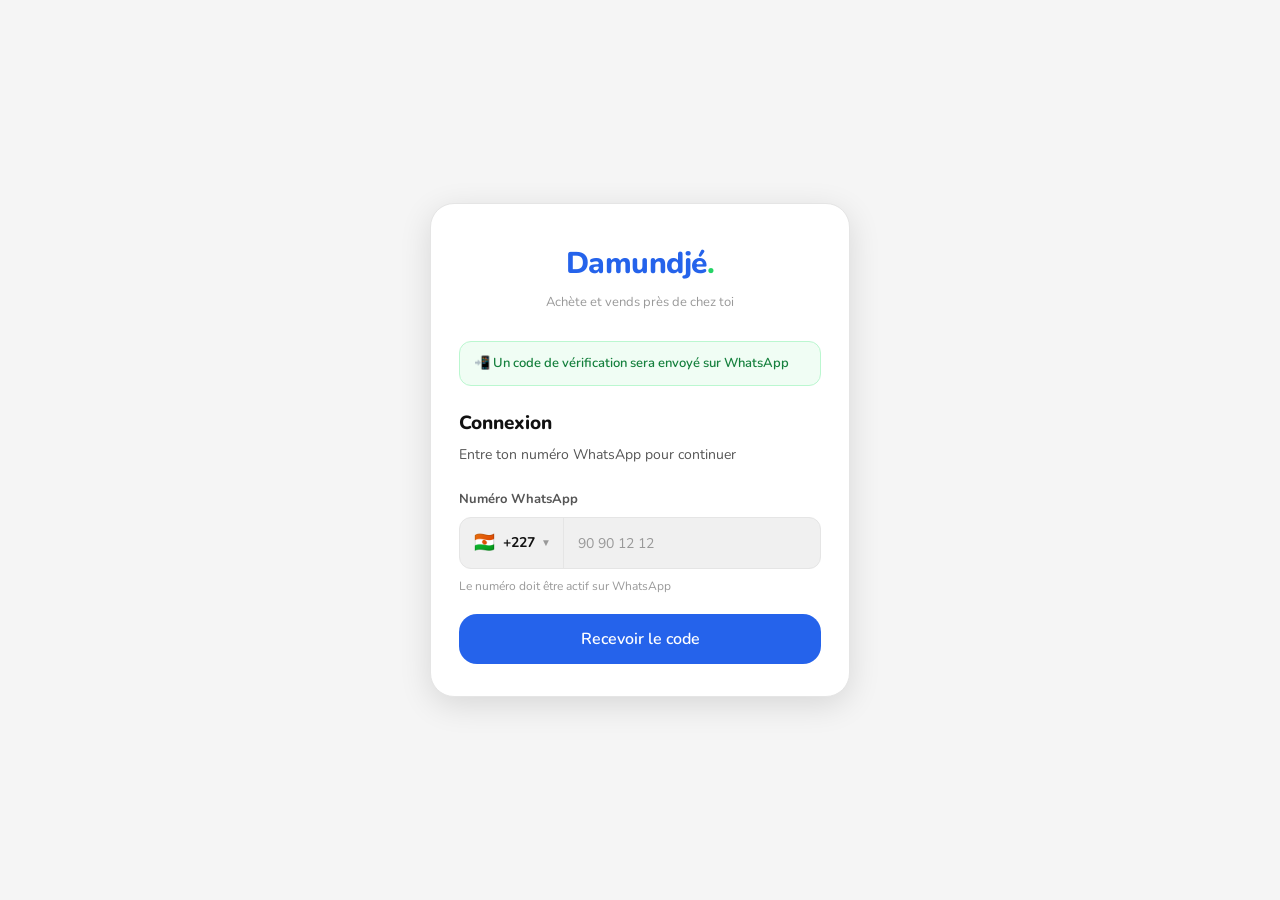
<file: login.html>
<!DOCTYPE html>
<html lang="fr">
<head>
	<link rel="icon" type="image/svg+xml" href="assets/logo-damundje.svg">
  <meta charset="UTF-8">
  <meta name="viewport" content="width=device-width, initial-scale=1.0">
  <title>Connexion — Damundjé</title>
  <link rel="stylesheet" href="assets/style.css">
  <style>

    body {
      min-height: 100vh;
      display: flex;
      flex-direction: column;
      align-items: center;
      justify-content: center;
      padding: 24px 16px;
      background: var(--bg-base);
    }

    .auth-card {
      background: var(--bg-surface);
      border-radius: var(--radius-xl);
      padding: 36px 28px 32px;
      width: 100%;
      max-width: 420px;
      box-shadow: var(--shadow-lg);
      border: 1px solid var(--border);
    }

    .auth-logo {
      text-align: center;
      margin-bottom: 28px;
    }

    .auth-logo-text {
      font-size: 30px;
      font-weight: 800;
      color: var(--primary);
      letter-spacing: -0.5px;
    }

    .auth-logo-text span { color: var(--whatsapp); }

    .auth-tagline {
      font-size: 13px;
      color: var(--text-muted);
      margin-top: 4px;
    }

    .step { display: none; }
    .step.active { display: block; }

    .step-title {
      font-size: 19px;
      font-weight: 800;
      color: var(--text-primary);
      margin-bottom: 6px;
    }

    .step-desc {
      font-size: 14px;
      color: var(--text-secondary);
      margin-bottom: 24px;
      line-height: 1.5;
    }

    .step-desc strong { color: var(--text-primary); font-weight: 700; }

    .wa-notice {
      display: flex;
      align-items: center;
      gap: 10px;
      background: #f0fdf4;
      border: 1.5px solid #bbf7d0;
      border-radius: var(--radius-md);
      padding: 11px 14px;
      font-size: 13px;
      font-weight: 600;
      color: #15803d;
      margin-bottom: 22px;
    }
    @media (prefers-color-scheme: dark) {
      .wa-notice { background:#052e16; border-color:#166534; color:#4ade80; }
    }

    /* ── Sélecteur pays ──────────────── */
    .phone-field {
      display: flex;
      border: 1.5px solid var(--border);
      border-radius: var(--radius-md);
      overflow: visible;
      background: var(--bg-input);
      transition: border-color 0.2s;
      position: relative;
    }

    .phone-field:focus-within {
      border-color: var(--border-focus);
      background: var(--bg-surface);
    }

    .country-trigger {
      display: flex;
      align-items: center;
      gap: 6px;
      padding: 0 12px;
      background: none;
      border: none;
      border-right: 1.5px solid var(--border);
      cursor: pointer;
      font-family: var(--font);
      font-size: 14px;
      font-weight: 700;
      color: var(--text-primary);
      white-space: nowrap;
      border-radius: var(--radius-md) 0 0 var(--radius-md);
      height: 50px;
      min-width: 90px;
      transition: background 0.15s;
    }

    .country-trigger:hover { background: var(--bg-hover); }
    .country-trigger .flag { font-size: 20px; }
    .country-trigger .dialcode { font-size: 14px; font-weight: 700; }
    .country-trigger .arrow { font-size: 10px; color: var(--text-muted); transition: transform 0.2s; }
    .country-trigger.open .arrow { transform: rotate(180deg); }

    .phone-input {
      flex: 1;
      height: 50px;
      background: none;
      border: none;
      outline: none;
      padding: 0 14px;
      font-family: var(--font);
      font-size: 16px;
      color: var(--text-primary);
      min-width: 0;
    }
    .phone-input::placeholder { color: var(--text-muted); font-size: 14px; }

    .country-dropdown {
      position: absolute;
      top: calc(100% + 6px);
      left: 0;
      right: 0;
      background: var(--bg-surface);
      border: 1.5px solid var(--border);
      border-radius: var(--radius-lg);
      box-shadow: var(--shadow-lg);
      z-index: 300;
      overflow: hidden;
      display: none;
      min-width: 280px;
    }
    .country-dropdown.open { display: block; }

    .country-search {
      padding: 10px 12px;
      border-bottom: 1px solid var(--border);
      background: var(--bg-surface);
    }

    .country-search input {
      width: 100%;
      background: var(--bg-input);
      border: 1.5px solid transparent;
      border-radius: var(--radius-sm);
      padding: 8px 12px;
      font-family: var(--font);
      font-size: 14px;
      color: var(--text-primary);
      outline: none;
    }
    .country-search input:focus { border-color: var(--border-focus); }
    .country-search input::placeholder { color: var(--text-muted); }

    .country-list { max-height: 240px; overflow-y: auto; overscroll-behavior: contain; }

    .country-item {
      display: flex;
      align-items: center;
      gap: 12px;
      padding: 11px 16px;
      cursor: pointer;
      transition: background 0.12s;
      font-size: 14px;
    }
    .country-item:hover { background: var(--bg-hover); }
    .country-item.selected { background: var(--primary-light); color: var(--primary); font-weight: 600; }
    .country-item .flag { font-size: 20px; flex-shrink: 0; }
    .country-item .name { flex: 1; font-weight: 500; }
    .country-item .code { color: var(--text-muted); font-size: 13px; font-weight: 600; }
    .country-item.selected .code { color: var(--primary); }
    .country-empty { padding: 20px; text-align: center; color: var(--text-muted); font-size: 13px; }

    /* ── OTP ─────────────────────────── */
    .otp-row {
      display: flex;
      gap: 8px;
      justify-content: center;
      margin: 6px 0 20px;
    }

    .otp-box {
      flex: 1;
      max-width: 52px;
      height: 58px;
      text-align: center;
      font-size: 24px;
      font-weight: 800;
      background: var(--bg-input);
      border: 2px solid var(--border);
      border-radius: var(--radius-md);
      color: var(--text-primary);
      font-family: var(--font);
      outline: none;
      transition: border-color 0.2s;
      caret-color: transparent;
      -webkit-appearance: none;
    }
    .otp-box:focus  { border-color: var(--primary); background: var(--bg-surface); }
    .otp-box.filled { border-color: var(--primary); color: var(--primary); }
    .otp-box.error  { border-color: var(--danger) !important; }

    .alert-error {
      background: #fee2e2;
      border: 1px solid #fca5a5;
      border-radius: var(--radius-sm);
      padding: 10px 14px;
      font-size: 13px;
      font-weight: 600;
      color: var(--danger);
      margin-bottom: 16px;
      display: none;
      text-align: center;
    }
    @media (prefers-color-scheme: dark) {
      .alert-error { background: #450a0a; border-color: #7f1d1d; }
    }

    .resend-row {
      text-align: center;
      font-size: 13px;
      color: var(--text-muted);
      margin-top: 14px;
    }
    .resend-btn {
      background: none;
      border: none;
      font-family: var(--font);
      font-size: 13px;
      font-weight: 700;
      color: var(--primary);
      cursor: pointer;
      padding: 0;
      display: none;
    }

    .back-btn {
      display: flex;
      align-items: center;
      justify-content: center;
      gap: 6px;
      width: 100%;
      background: none;
      border: none;
      font-family: var(--font);
      font-size: 13px;
      font-weight: 600;
      color: var(--text-secondary);
      cursor: pointer;
      margin-top: 14px;
      padding: 8px;
      border-radius: var(--radius-sm);
      transition: color 0.15s, background 0.15s;
    }
    .back-btn:hover { color: var(--text-primary); background: var(--bg-hover); }

    .dev-banner {
      background: #fefce8;
      border: 1.5px dashed #fbbf24;
      border-radius: var(--radius-md);
      padding: 10px 14px;
      margin-bottom: 16px;
      font-size: 13px;
      color: #92400e;
      display: none;
    }
    .dev-banner strong { display: block; font-size: 12px; margin-bottom: 4px; }
    .dev-code {
      font-size: 26px;
      font-weight: 800;
      letter-spacing: 8px;
      color: #d97706;
      text-align: center;
      margin-top: 4px;
    }
    @media (prefers-color-scheme: dark) {
      .dev-banner { background: #1c1400; border-color: #b45309; color: #fcd34d; }
      .dev-code { color: #fbbf24; }
    }

    /* ══════════════════════════════════
       BANNIÈRE "PAYS NON DISPONIBLE"
    ══════════════════════════════════ */
    .country-unavailable {
      display: none;
      background: #fff7ed;
      border: 1.5px solid #fed7aa;
      border-radius: var(--radius-md);
      padding: 12px 14px;
      margin-top: 10px;
      font-size: 13px;
      color: #c2410c;
      font-weight: 600;
      align-items: flex-start;
      gap: 10px;
    }
    .country-unavailable.visible { display: flex; }
    .country-unavailable .ua-icon { font-size: 18px; flex-shrink: 0; margin-top: 1px; }
    .country-unavailable .ua-text { flex: 1; line-height: 1.5; }
    .btn-learn-more {
      background: none;
      border: none;
      font-family: var(--font);
      font-size: 13px;
      font-weight: 700;
      color: var(--primary);
      cursor: pointer;
      padding: 0;
      text-decoration: underline;
      text-underline-offset: 2px;
    }
    @media (prefers-color-scheme: dark) {
      .country-unavailable { background: #1c0f00; border-color: #92400e; color: #fdba74; }
    }

    /* ══════════════════════════════════
       MODAL TERMINAL (en savoir plus)
    ══════════════════════════════════ */
    .terminal-overlay {
      position: fixed;
      inset: 0;
      background: rgba(0, 0, 0, 0.75);
      z-index: 500;
      display: none;
      align-items: flex-end;
      justify-content: center;
      padding: 0;
      animation: overlayIn 0.2s ease;
    }

    .terminal-overlay.open {
      display: flex;
    }

    @keyframes overlayIn {
      from { opacity: 0; }
      to   { opacity: 1; }
    }

    .terminal-modal {
      background: #0a0a0a;
      border: 1.5px solid #3b1f6e;
      border-bottom: none;
      border-radius: 20px 20px 0 0;
      width: 100%;
      max-width: 520px;
      max-height: 80vh;
      display: flex;
      flex-direction: column;
      animation: terminalUp 0.35s cubic-bezier(0.34, 1.56, 0.64, 1);
      box-shadow: 0 -8px 40px rgba(100, 40, 200, 0.3);
    }

    @keyframes terminalUp {
      from { transform: translateY(100%); }
      to   { transform: translateY(0); }
    }

    /* Barre titre du terminal */
    .terminal-titlebar {
      display: flex;
      align-items: center;
      justify-content: space-between;
      padding: 12px 16px 10px;
      border-bottom: 1px solid #1a1a2e;
      flex-shrink: 0;
    }

    .terminal-dots {
      display: flex;
      gap: 6px;
    }

    .terminal-dot {
      width: 12px;
      height: 12px;
      border-radius: 50%;
    }

    .terminal-dot.red    { background: #ff5f57; }
    .terminal-dot.yellow { background: #febc2e; }
    .terminal-dot.green  { background: #28c840; }

    .terminal-title {
      font-family: 'JetBrains Mono', 'Courier New', monospace;
      font-size: 12px;
      color: #6b6b8a;
      letter-spacing: 0.5px;
    }

    .terminal-close {
      background: none;
      border: none;
      color: #444;
      font-size: 18px;
      cursor: pointer;
      padding: 0;
      line-height: 1;
      transition: color 0.15s;
    }
    .terminal-close:hover { color: #888; }

    /* Zone de texte du terminal */
    .terminal-body {
      padding: 20px 20px 28px;
      overflow-y: auto;
      flex: 1;
      scroll-behavior: smooth;
    }

    .terminal-prompt {
      font-family: 'JetBrains Mono', 'Courier New', monospace;
      font-size: 12px;
      color: #4a4a6a;
      margin-bottom: 14px;
      display: flex;
      align-items: center;
      gap: 8px;
    }

    .terminal-prompt .prompt-symbol {
      color: #7c3aed;
      font-weight: 700;
    }

    /* Texte principal — violet, typewriter */
    .terminal-text {
      font-family: 'JetBrains Mono', 'Courier New', monospace;
      font-size: 13.5px;
      color: #a855f7;
      line-height: 1.8;
      white-space: pre-wrap;
      word-break: break-word;
      min-height: 20px;
    }

    /* Curseur clignotant */
    .terminal-cursor {
      display: inline-block;
      width: 8px;
      height: 16px;
      background: #a855f7;
      vertical-align: middle;
      animation: blink 0.8s step-end infinite;
      margin-left: 2px;
    }

    @keyframes blink {
      0%, 100% { opacity: 1; }
      50%       { opacity: 0; }
    }

    /* Signature finale */
    .terminal-footer {
      margin-top: 20px;
      padding-top: 14px;
      border-top: 1px solid #1a1a2e;
      font-family: 'JetBrains Mono', 'Courier New', monospace;
      font-size: 11px;
      color: #3b1f6e;
      display: none;
    }

    .terminal-footer .footer-line { color: #6d28d9; margin-bottom: 2px; }
    .terminal-footer .footer-url  { color: #7c3aed; text-decoration: underline; }

    @keyframes bounce {
      0%, 100% { transform: translateY(0); }
      50%       { transform: translateY(-10px); }
    }

    @keyframes shake {
      0%,100% { transform: translateX(0); }
      20%      { transform: translateX(-6px); }
      40%      { transform: translateX(6px); }
      60%      { transform: translateX(-4px); }
      80%      { transform: translateX(4px); }
    }

  </style>
</head>
<body>

  <!-- ══════════════════════════════════════
       CARTE DE CONNEXION
  ══════════════════════════════════════ -->
  <div class="auth-card">

    <div class="auth-logo">
      <div class="auth-logo-text">Damundjé<span>.</span></div>
      <div class="auth-tagline">Achète et vends près de chez toi</div>
    </div>

    <!-- ── ÉTAPE 1 : Numéro ── -->
    <div class="step active" id="step-phone">

      <div class="wa-notice">
        📲 Un code de vérification sera envoyé sur WhatsApp
      </div>

      <div class="step-title">Connexion</div>
      <div class="step-desc">Entre ton numéro WhatsApp pour continuer</div>

      <div class="form-group">
        <label class="form-label">Numéro WhatsApp</label>

        <div class="phone-field" id="phone-field">
          <button type="button" class="country-trigger" id="country-trigger" onclick="toggleDropdown()">
            <span class="flag" id="selected-flag">🇳🇪</span>
            <span class="dialcode" id="selected-dialcode">+227</span>
            <span class="arrow">▼</span>
          </button>

          <div class="country-dropdown" id="country-dropdown">
            <div class="country-search">
              <input
                type="text"
                id="country-search-input"
                placeholder="Rechercher un pays..."
                oninput="filterCountries(this.value)"
                autocomplete="off"
              >
            </div>
            <div class="country-list" id="country-list"></div>
          </div>

          <input
            type="tel"
            class="phone-input"
            id="phone-input"
            placeholder="90 90 12 12"
            inputmode="numeric"
            maxlength="8"
            autocomplete="tel-national"
          >
        </div>

        <!-- Bannière pays non disponible -->
        <div class="country-unavailable" id="country-unavailable">
          <span class="ua-icon">🌍</span>
          <div class="ua-text">
            Damundjé n'est pas encore disponible dans ce pays.
            <br>
            <button class="btn-learn-more" onclick="openTerminalModal()">En savoir plus →</button>
          </div>
        </div>

        <div class="form-hint" id="phone-hint" style="margin-top:8px;">
          Le numéro doit être actif sur WhatsApp
        </div>
      </div>

      <button class="btn btn-primary btn-full btn-lg" id="btn-send">
        Recevoir le code
      </button>

    </div>

    <!-- ── ÉTAPE 2 : Instruction WhatsApp ── -->
    <div class="step" id="step-whatsapp">

      <div style="text-align:center;margin-bottom:20px;">
        <div style="font-size:52px;margin-bottom:12px;animation:bounce 1.5s infinite;">📲</div>
        <div class="step-title">Ouvre WhatsApp</div>
        <div class="step-desc">
          Envoie le message suivant à notre numéro WhatsApp pour recevoir ton code :
        </div>
      </div>

      <!-- Numéro Damundjé WhatsApp -->
      <div style="background:var(--bg-input);border:1.5px solid var(--border);
                  border-radius:var(--radius-md);padding:16px;margin-bottom:16px;
                  text-align:center;">
        <div style="font-size:12px;color:var(--text-muted);margin-bottom:6px;">
          Numéro WhatsApp Damundjé
        </div>
        <div style="font-size:20px;font-weight:800;color:var(--text-primary);
                    letter-spacing:2px;" id="wa-business-number">
          +227 XX XX XX XX
        </div>
      </div>

      <!-- Message à envoyer -->
      <div style="background:#f0fdf4;border:1.5px solid #bbf7d0;border-radius:var(--radius-md);
                  padding:14px;margin-bottom:20px;text-align:center;cursor:pointer;"
           onclick="copyWAMessage()">
        <div style="font-size:12px;color:#15803d;font-weight:700;margin-bottom:6px;">
          Message à envoyer (clique pour copier) :
        </div>
        <div style="font-size:18px;font-weight:800;color:#15803d;" id="wa-message-text">
          Damundjé
        </div>
        <div style="font-size:11px;color:#15803d;margin-top:4px;">📋 Appuie pour copier</div>
      </div>

      <!-- Bouton ouvrir WhatsApp directement -->
      <a class="btn btn-whatsapp btn-full btn-lg" id="btn-open-wa" href="#" target="_blank">
        <span>📱</span> Ouvrir WhatsApp maintenant
      </a>

      <div style="text-align:center;margin:16px 0;font-size:13px;color:var(--text-muted);">
        — ou —
      </div>

      <!-- J'ai déjà envoyé le message -->
      <button class="btn btn-outline btn-full" onclick="confirmSentAndProceed()">
        ✅ J'ai envoyé le message
      </button>

      <button class="back-btn" onclick="backToPhone()">← Changer de numéro</button>
    </div>

    <!-- ── ÉTAPE 3 : Code OTP ── -->
    <div class="step" id="step-otp">

      <div class="step-title">Vérifie WhatsApp 📲</div>
      <div class="step-desc">
        Code envoyé au <strong id="phone-display"></strong>
      </div>

      <div class="dev-banner" id="dev-banner">
        <strong>⚙️ MODE DÉVELOPPEMENT — code visible ici</strong>
        <div class="dev-code" id="dev-code-display"></div>
      </div>

      <div class="otp-row" id="otp-row">
        <input class="otp-box" type="text" inputmode="numeric" maxlength="1">
        <input class="otp-box" type="text" inputmode="numeric" maxlength="1">
        <input class="otp-box" type="text" inputmode="numeric" maxlength="1">
        <input class="otp-box" type="text" inputmode="numeric" maxlength="1">
        <input class="otp-box" type="text" inputmode="numeric" maxlength="1">
        <input class="otp-box" type="text" inputmode="numeric" maxlength="1">
      </div>

      <div class="alert-error" id="otp-error"></div>

      <button class="btn btn-primary btn-full btn-lg" id="btn-verify">
        Confirmer
      </button>

      <div class="resend-row">
        Code non reçu ?&nbsp;
        <button class="resend-btn" id="resend-btn" onclick="resendCode()">Renvoyer</button>
        <span id="countdown"></span>
      </div>

      <div id="countdown-wait-msg"
           style="font-size:12px;color:var(--text-muted);text-align:center;
                  margin-top:8px;line-height:1.5;display:none;">
      </div>

      <button class="back-btn" onclick="backToPhone()">← Changer de numéro</button>

    </div>

  </div>

  <!-- ══════════════════════════════════════
       MODAL TERMINAL "EN SAVOIR PLUS"
  ══════════════════════════════════════ -->
  <div class="terminal-overlay" id="terminal-overlay" onclick="handleOverlayClick(event)">
    <div class="terminal-modal" id="terminal-modal">

      <div class="terminal-titlebar">
        <div class="terminal-dots">
          <div class="terminal-dot red"></div>
          <div class="terminal-dot yellow"></div>
          <div class="terminal-dot green"></div>
        </div>
        <div class="terminal-title">damundje — expansion.sh</div>
        <button class="terminal-close" onclick="closeTerminalModal()">✕</button>
      </div>

      <div class="terminal-body" id="terminal-body">
        <div class="terminal-prompt">
          <span class="prompt-symbol">▶</span>
          <span>./expansion.sh --region=international</span>
        </div>
        <div class="terminal-text" id="terminal-text"></div>
        <div class="terminal-footer" id="terminal-footer">
          <div class="footer-line">──────────────────────────────────</div>
          <div class="footer-line">© 2025 Damundjé · Made in Niger 🇳🇪</div>
          <div class="footer-line">Contact : <span class="footer-url">contact@damundje.ne</span></div>
        </div>
      </div>

    </div>
  </div>

  <script src="assets/app.js"></script>
  <script>

    // ══════════════════════════════════════════
    //  DONNÉES PAYS
    // ══════════════════════════════════════════
    const COUNTRIES = [
      { flag:'🇳🇪', name:'Niger',         dial:'+227', len:8,  placeholder:'90 90 12 12',   available: true  },
      { flag:'🇨🇲', name:'Cameroun',      dial:'+237', len:9,  placeholder:'6 00 00 00 00', available: false },
      { flag:'🇳🇬', name:'Nigeria',       dial:'+234', len:10, placeholder:'801 234 5678',  available: false },
      { flag:'🇸🇳', name:'Sénégal',       dial:'+221', len:9,  placeholder:'77 123 45 67',  available: false },
      { flag:'🇨🇮', name:"Côte d'Ivoire", dial:'+225', len:10, placeholder:'07 12 34 56 78',available: false },
      { flag:'🇬🇳', name:'Guinée',        dial:'+224', len:9,  placeholder:'621 23 45 67',  available: false },
      { flag:'🇧🇯', name:'Bénin',         dial:'+229', len:8,  placeholder:'97 12 34 56',   available: false },
      { flag:'🇧🇫', name:'Burkina Faso',  dial:'+226', len:8,  placeholder:'70 12 34 56',   available: false },
      { flag:'🇲🇱', name:'Mali',          dial:'+223', len:8,  placeholder:'76 12 34 56',   available: false },
      { flag:'🇹🇬', name:'Togo',          dial:'+228', len:8,  placeholder:'90 12 34 56',   available: false },
      { flag:'🇬🇭', name:'Ghana',         dial:'+233', len:9,  placeholder:'24 123 4567',   available: false },
      { flag:'🇬🇦', name:'Gabon',         dial:'+241', len:8,  placeholder:'06 12 34 56',   available: false },
      { flag:'🇨🇬', name:'Congo',         dial:'+242', len:9,  placeholder:'06 123 4567',   available: false },
      { flag:'🇲🇦', name:'Maroc',         dial:'+212', len:9,  placeholder:'6 12 34 56 78', available: false },
      { flag:'🇩🇿', name:'Algérie',       dial:'+213', len:9,  placeholder:'551 23 45 67',  available: false },
      { flag:'🇩🇪', name:'Allemagne',     dial:'+49',  len:11, placeholder:'1511 234 5678', available: false },
      { flag:'🇨🇳', name:'Chine',         dial:'+86',  len:11, placeholder:'131 2345 6789', available: false },
      { flag:'🇫🇷', name:'France',        dial:'+33',  len:9,  placeholder:'6 12 34 56 78', available: false },
    ];

    // ══════════════════════════════════════════
    //  TEXTE DU TERMINAL — modifiable librement
    // ══════════════════════════════════════════
    const TERMINAL_MESSAGE =
`Damundjé est née ici, au Niger.

Pas dans une salle de réunion climatisée à des milliers de kilomètres.
Pas dans la Silicon Valley.
Ici. À Niamey. Avec la chaleur, la poussière, et l'ambition
de construire quelque chose qui nous ressemble vraiment.

Notre mission est simple :
créer le premier marché numérique de confiance
pensé par et pour les Nigériens.

Aujourd'hui, nous concentrons toute notre énergie
sur une seule chose — être excellents chez nous
avant de grandir ailleurs.

Chaque pays demande une adaptation :
des partenaires locaux, des méthodes de paiement adaptées,
une langue, une culture, une façon de négocier.
Nous prenons le temps de faire les choses bien.

L'expansion internationale n'est pas une question de "si".
C'est une question de "quand on sera prêts".

Et ce jour-là, tu seras parmi les premiers à le savoir.

En attendant — si tu es Nigérien, bienvenue.
Tu es exactement là où tu dois être.

Si tu es ailleurs dans le monde, merci de ta curiosité.
Reviens bientôt. Nous arrivons.`;

    // ══════════════════════════════════════════
    //  ÉTAT
    // ══════════════════════════════════════════
    if (Auth.isLoggedIn()) window.location.href = 'index.html';

    let selectedCountry = COUNTRIES[0]; // Niger par défaut
    let fullPhone       = '';
    let countdownTimer  = null;
    let typewriterTimer = null;

    // ══════════════════════════════════════════
    //  INITIALISATION
    // ══════════════════════════════════════════
    document.addEventListener('DOMContentLoaded', () => {
      renderCountryList(COUNTRIES);
      updatePhoneField(selectedCountry);

      document.addEventListener('click', e => {
        if (!document.getElementById('phone-field').contains(e.target)) {
          closeDropdown();
        }
      });

      document.getElementById('phone-input').addEventListener('keydown', e => {
        if (e.key === 'Enter') sendOTP();
      });

      document.getElementById('phone-input').addEventListener('input', e => {
        e.target.value = e.target.value.replace(/\D/g, '');
      });
    });

    // ══════════════════════════════════════════
    //  DROPDOWN PAYS
    // ══════════════════════════════════════════
    function toggleDropdown() {
      const dropdown = document.getElementById('country-dropdown');
      const trigger  = document.getElementById('country-trigger');
      if (dropdown.classList.contains('open')) {
        closeDropdown();
      } else {
        dropdown.classList.add('open');
        trigger.classList.add('open');
        setTimeout(() => document.getElementById('country-search-input').focus(), 50);
      }
    }

    function closeDropdown() {
      document.getElementById('country-dropdown').classList.remove('open');
      document.getElementById('country-trigger').classList.remove('open');
      document.getElementById('country-search-input').value = '';
      renderCountryList(COUNTRIES);
    }

    function renderCountryList(list) {
      const container = document.getElementById('country-list');
      if (!list.length) {
        container.innerHTML = '<div class="country-empty">Aucun pays trouvé</div>';
        return;
      }
      container.innerHTML = list.map(c => `
        <div class="country-item ${c.dial === selectedCountry.dial ? 'selected' : ''}"
             onclick="selectCountry(${COUNTRIES.indexOf(c)})">
          <span class="flag">${c.flag}</span>
          <span class="name">${c.name}</span>
          <span class="code">${c.dial}</span>
        </div>
      `).join('');
    }

    function filterCountries(query) {
      const q = query.toLowerCase().trim();
      if (!q) { renderCountryList(COUNTRIES); return; }
      renderCountryList(COUNTRIES.filter(c =>
        c.name.toLowerCase().includes(q) || c.dial.includes(q)
      ));
    }

    function selectCountry(index) {
      selectedCountry = COUNTRIES[index];
      updatePhoneField(selectedCountry);
      closeDropdown();
      document.getElementById('phone-input').focus();

      // Afficher/masquer la bannière pays non disponible
      const unavailable = document.getElementById('country-unavailable');
      const btnSend     = document.getElementById('btn-send');
      const hint        = document.getElementById('phone-hint');

      if (!selectedCountry.available) {
        unavailable.classList.add('visible');
        btnSend.disabled = true;
        hint.style.display = 'none';
      } else {
        unavailable.classList.remove('visible');
        btnSend.disabled = false;
        hint.style.display = 'block';
      }
    }

    function updatePhoneField(country) {
      document.getElementById('selected-flag').textContent     = country.flag;
      document.getElementById('selected-dialcode').textContent = country.dial;
      document.getElementById('phone-input').placeholder       = country.placeholder;
      document.getElementById('phone-input').maxLength         = country.len;
      document.getElementById('phone-input').value             = '';
    }

    // ══════════════════════════════════════════
    //  MODAL TERMINAL
    // ══════════════════════════════════════════
    function openTerminalModal() {
      document.getElementById('terminal-overlay').classList.add('open');
      document.getElementById('terminal-text').textContent = '';
      document.getElementById('terminal-footer').style.display = 'none';
      startTypewriter();
    }

    function closeTerminalModal() {
      document.getElementById('terminal-overlay').classList.remove('open');
      clearTimeout(typewriterTimer);
    }

    function handleOverlayClick(e) {
      if (e.target === document.getElementById('terminal-overlay')) {
        closeTerminalModal();
      }
    }

    function startTypewriter() {
      const el     = document.getElementById('terminal-text');
      const body   = document.getElementById('terminal-body');
      const text   = TERMINAL_MESSAGE;
      let   i      = 0;

      // Curseur
      const cursor = document.createElement('span');
      cursor.className = 'terminal-cursor';
      el.appendChild(cursor);

      // Vitesse : 18ms entre chaque caractère (~55 chars/sec)
      const SPEED = 18;

      function type() {
        if (i < text.length) {
          // Insère le caractère avant le curseur
          el.insertBefore(document.createTextNode(text[i]), cursor);
          i++;
          // Défilement automatique vers le bas
          body.scrollTop = body.scrollHeight;
          typewriterTimer = setTimeout(type, SPEED);
        } else {
          // Fin — retire le curseur, affiche le footer
          cursor.remove();
          document.getElementById('terminal-footer').style.display = 'block';
          body.scrollTop = body.scrollHeight;
        }
      }

      type();
    }

    // ══════════════════════════════════════════
    //  ENVOI OTP
    // ══════════════════════════════════════════
    document.getElementById('btn-send').addEventListener('click', sendOTP);

    async function sendOTP() {
      if (!selectedCountry.available) {
        Toast.error('Damundjé n\'est pas encore disponible dans ce pays');
        return;
      }

      const number = document.getElementById('phone-input').value.trim();

      if (!number) {
        shakeField();
        Toast.error('Entre ton numéro de téléphone');
        return;
      }

      if (number.length !== selectedCountry.len) {
        shakeField();
        Toast.error(`Ce numéro doit contenir exactement ${selectedCountry.len} chiffres`);
        return;
      }

      fullPhone = selectedCountry.dial + number;

      const btn = document.getElementById('btn-send');
      btn.disabled = true;
      btn.innerHTML = '<span class="spinner"></span> Envoi en cours...';

      try {
        const data = await API.post('/api/auth/request-otp', { phone: fullPhone });

        if (data.dev_code) {
          console.log(
            '%c🔐 CODE OTP (DEV) : ' + data.dev_code,
            'font-size:22px;font-weight:bold;color:#d97706;background:#fefce8;padding:8px 16px;border-radius:8px;'
          );
          showDevBanner(data.dev_code);
        }

        document.getElementById('phone-display').textContent = fullPhone;

        const otpMode = data.otp_mode || 'mock';

        if (otpMode === 'mock') {
          // Mode développement : code déjà affiché ci-dessus, saisie directe
          goToStep('step-otp');
          startCountdown(120);
          document.querySelector('.otp-box').focus();

        } else {
          // Mode WhatsApp : instruction d'envoi de message d'abord
          const waPhone = '22780806572'; // ← ton vrai numéro WhatsApp Business
          const waMsg   = encodeURIComponent('Damundjé');
          document.getElementById('btn-open-wa').href =
            `https://wa.me/${waPhone}?text=${waMsg}`;
          document.getElementById('wa-business-number').textContent =
            '+' + waPhone.match(/.{1,3}/g).join(' ');

          goToStep('step-whatsapp');
        }

      } catch (err) {
        Toast.error(err.message);
      } finally {
        btn.disabled = false;
        btn.innerHTML = 'Recevoir le code';
      }
    }

    function showDevBanner(code) {
      const banner = document.getElementById('dev-banner');
      document.getElementById('dev-code-display').textContent = code;
      banner.style.display = 'block';
    }

    // ══════════════════════════════════════════
    //  SAISIE OTP
    // ══════════════════════════════════════════
    const otpBoxes = document.querySelectorAll('.otp-box');

    otpBoxes.forEach((box, i) => {
      box.addEventListener('input', () => {
        box.value = box.value.replace(/\D/g, '');
        if (box.value) {
          box.classList.add('filled');
          if (i < otpBoxes.length - 1) otpBoxes[i + 1].focus();
        } else {
          box.classList.remove('filled');
        }
        const code = getOTPCode();
        if (code.length === 6) verifyOTP(code);
      });

      box.addEventListener('keydown', e => {
        if (e.key === 'Backspace' && !box.value && i > 0) {
          otpBoxes[i - 1].value = '';
          otpBoxes[i - 1].classList.remove('filled');
          otpBoxes[i - 1].focus();
        }
      });

      box.addEventListener('paste', e => {
        const pasted = (e.clipboardData || window.clipboardData)
          .getData('text').replace(/\D/g, '').slice(0, 6);
        if (pasted.length === 6) {
          otpBoxes.forEach((b, idx) => {
            b.value = pasted[idx] || '';
            b.classList.toggle('filled', !!b.value);
          });
          verifyOTP(pasted);
        }
        e.preventDefault();
      });
    });

    document.getElementById('btn-verify').addEventListener('click', () => {
      const code = getOTPCode();
      if (code.length < 6) { Toast.warning('Entre les 6 chiffres du code'); return; }
      verifyOTP(code);
    });

    function getOTPCode() {
      return [...otpBoxes].map(b => b.value).join('');
    }

    async function verifyOTP(code) {
      const btn = document.getElementById('btn-verify');
      btn.disabled = true;
      btn.innerHTML = '<span class="spinner"></span> Vérification...';
      hideError();

      try {
        const data = await API.post('/api/auth/verify-otp', { phone: fullPhone, code });

        Auth.setSession(data.token, {
          id: data.user_id, name: data.name, phone: fullPhone
        });

        Toast.success(data.is_new_user ? 'Bienvenue sur Damundjé ! 🎉' : 'Connexion réussie !');
        setTimeout(() => window.location.href = 'index.html', 900);

      } catch (err) {
        showError(err.message);
        otpBoxes.forEach(b => {
          b.value = '';
          b.classList.remove('filled');
          b.classList.add('error');
          setTimeout(() => b.classList.remove('error'), 600);
        });
        otpBoxes[0].focus();
        btn.disabled = false;
        btn.innerHTML = 'Confirmer';
      }
    }

    // ══════════════════════════════════════════
    //  MINUTEUR
    // ══════════════════════════════════════════
    function startCountdown(seconds) {
      clearInterval(countdownTimer);
      document.getElementById('resend-btn').style.display = 'none';
      let t = seconds;

      updateCountdownText(t);

      countdownTimer = setInterval(() => {
        t--;
        updateCountdownText(t);
        if (t <= 0) {
          clearInterval(countdownTimer);
          document.getElementById('resend-btn').style.display = 'inline';
          document.getElementById('countdown-wait-msg').style.display = 'none';
        }
      }, 1000);
    }

    function updateCountdownText(t) {
      const countdownEl = document.getElementById('countdown');
      const waitMsgEl   = document.getElementById('countdown-wait-msg');

      if (t > 0) {
        countdownEl.textContent = `(${t}s)`;
        waitMsgEl.textContent =
          `Recevoir un message sur WhatsApp peut prendre un peu de temps. Redemande un nouveau code dans ${t}s`;
        waitMsgEl.style.display = 'block';
      } else {
        countdownEl.textContent = '';
        waitMsgEl.style.display = 'none';
      }
    }

    async function resendCode() {
      try {
        const data = await API.post('/api/auth/request-otp', { phone: fullPhone });
        if (data.dev_code) {
          console.log('%c🔐 NOUVEAU CODE : ' + data.dev_code,
            'font-size:22px;font-weight:bold;color:#d97706;background:#fefce8;padding:8px 16px;border-radius:8px;');
          showDevBanner(data.dev_code);
        }
        startCountdown(120);
        hideError();
        Toast.success('Nouveau code envoyé !');
      } catch (err) {
        Toast.error(err.message);
      }
    }

    // ══════════════════════════════════════════
    //  UTILITAIRES
    // ══════════════════════════════════════════
    function confirmSentAndProceed() {
      goToStep('step-otp');
      startCountdown(120);
      document.querySelector('.otp-box').focus();
    }

    function copyWAMessage() {
      const txt = document.getElementById('wa-message-text').textContent.trim();
      navigator.clipboard.writeText(txt).then(() => {
        Toast.success('Message copié ! Colle-le sur WhatsApp 📋');
      }).catch(() => {
        Toast.warning('Copie manuelle : ' + txt);
      });
    }
    
    function goToStep(id) {
      document.querySelectorAll('.step').forEach(s => s.classList.remove('active'));
      document.getElementById(id).classList.add('active');
    }

    

    function backToPhone() {
      clearInterval(countdownTimer);
      otpBoxes.forEach(b => { b.value=''; b.classList.remove('filled','error'); });
      document.getElementById('dev-banner').style.display = 'none';
      hideError();
      goToStep('step-phone');
    }

    function showError(msg) {
      const el = document.getElementById('otp-error');
      el.textContent = msg;
      el.style.display = 'block';
    }

    function hideError() {
      document.getElementById('otp-error').style.display = 'none';
    }

    function shakeField() {
      const f = document.getElementById('phone-field');
      f.style.animation = 'none';
      f.offsetHeight;
      f.style.animation = 'shake 0.4s ease';
    }

  </script>
</body>
</html>
</file>
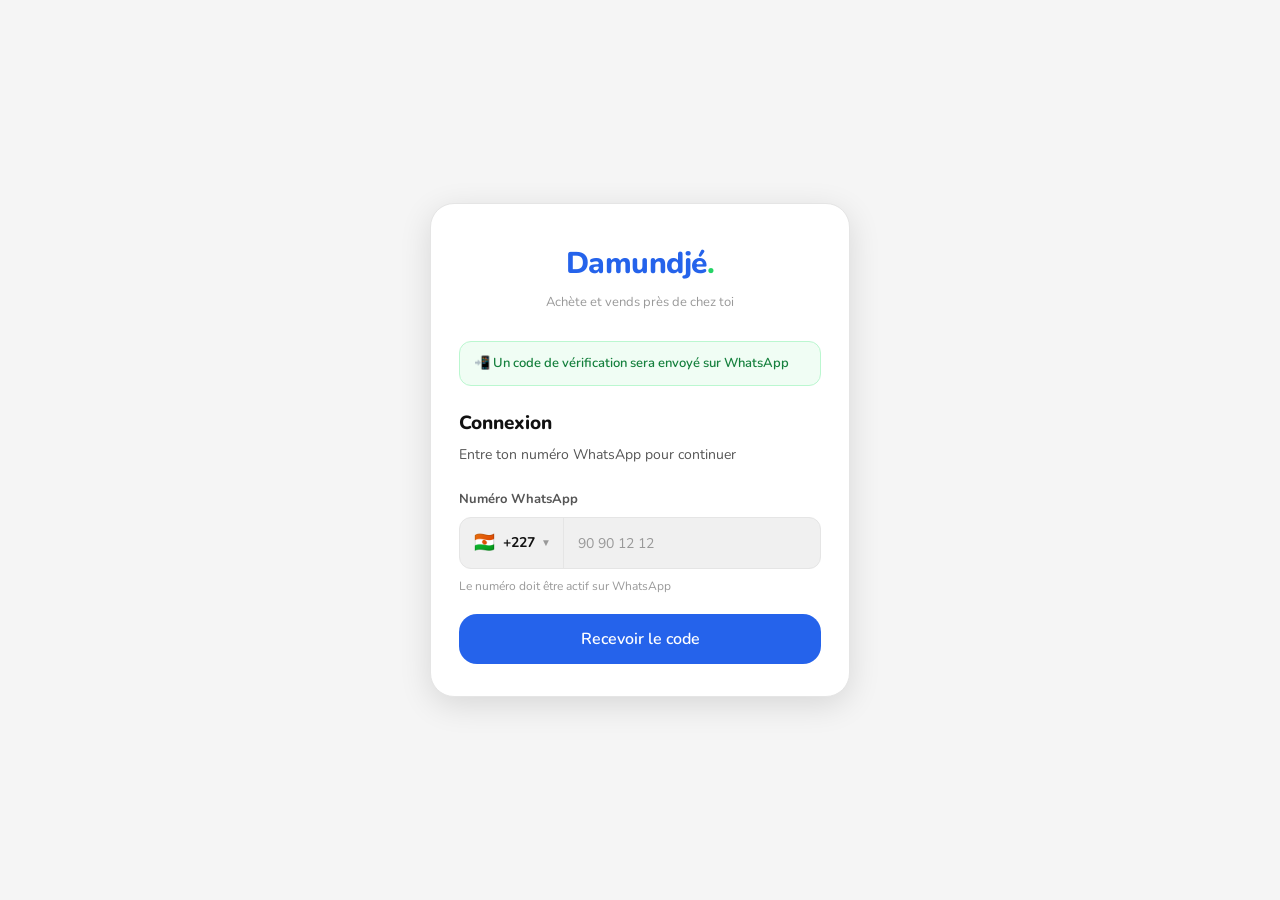
<file: profile.html>
<!DOCTYPE html>
<html lang="fr">
<head>
	<link rel="icon" type="image/svg+xml" href="assets/logo-damundje.svg">
  <meta charset="UTF-8">
  <meta name="viewport" content="width=device-width, initial-scale=1.0">
  <title>Profil — Damundjé</title>
  <link rel="stylesheet" href="assets/style.css">
  <style>

    /* ── En-tête profil ────────────────── */
    .profile-header {
      background: linear-gradient(160deg, var(--primary) 0%, #0284c7 100%);
      padding: 56px 20px 70px;
      position: relative;
      text-align: center;
    }

    .profile-header-actions {
      position: absolute;
      top: 14px;
      left: 14px;
      right: 14px;
      display: flex;
      justify-content: space-between;
    }

    .profile-header-btn {
      width: 38px;
      height: 38px;
      background: rgba(255,255,255,0.2);
      backdrop-filter: blur(8px);
      border: none;
      border-radius: 50%;
      color: #fff;
      font-size: 18px;
      cursor: pointer;
      display: flex;
      align-items: center;
      justify-content: center;
      transition: background 0.15s;
      text-decoration: none;
    }

    .profile-header-btn:hover { background: rgba(255,255,255,0.3); }

    /* Avatar grand format */
    .profile-avatar-wrap {
      position: relative;
      display: inline-block;
      margin-bottom: 12px;
    }

    .profile-avatar {
      width: 90px;
      height: 90px;
      border-radius: 50%;
      border: 3px solid #fff;
      background: rgba(255,255,255,0.2);
      display: flex;
      align-items: center;
      justify-content: center;
      font-size: 40px;
      overflow: hidden;
      box-shadow: 0 4px 16px rgba(0,0,0,0.2);
    }

    .profile-avatar img { width:100%; height:100%; object-fit:cover; }

    /* Bouton modifier l'avatar */
    .avatar-edit-btn {
      position: absolute;
      bottom: 2px;
      right: 2px;
      width: 28px;
      height: 28px;
      background: var(--primary);
      border: 2px solid #fff;
      border-radius: 50%;
      display: flex;
      align-items: center;
      justify-content: center;
      font-size: 13px;
      cursor: pointer;
      display: none;
    }

    .profile-name {
      font-size: 22px;
      font-weight: 800;
      color: #fff;
      margin-bottom: 4px;
    }

    .profile-phone {
      font-size: 13px;
      color: rgba(255,255,255,0.7);
      margin-bottom: 10px;
    }

    .profile-verified {
      display: inline-flex;
      align-items: center;
      gap: 5px;
      background: rgba(255,255,255,0.15);
      border: 1px solid rgba(255,255,255,0.3);
      color: #fff;
      font-size: 12px;
      font-weight: 600;
      padding: 4px 12px;
      border-radius: 20px;
    }

    /* Stats en bandeau */
    .profile-stats-band {
      background: var(--bg-surface);
      border: 1px solid var(--border);
      border-radius: var(--radius-xl);
      margin: -30px 16px 0;
      position: relative;
      z-index: 10;
      display: grid;
      grid-template-columns: repeat(3, 1fr);
      box-shadow: var(--shadow-md);
      overflow: hidden;
    }

    .stat-cell {
      padding: 16px 8px;
      text-align: center;
      border-right: 1px solid var(--border);
    }

    .stat-cell:last-child { border-right: none; }

    .stat-value {
      font-size: 22px;
      font-weight: 800;
      color: var(--text-primary);
      display: block;
    }

    .stat-label {
      font-size: 11px;
      color: var(--text-muted);
      font-weight: 600;
      margin-top: 2px;
    }

    /* ── Tabs ──────────────────────────── */
    .tabs {
      display: flex;
      border-bottom: 1px solid var(--border);
      background: var(--bg-surface);
      margin-top: 16px;
      position: sticky;
      top: 0;
      z-index: 50;
    }

    .tab-btn {
      flex: 1;
      padding: 14px 8px;
      background: none;
      border: none;
      border-bottom: 2.5px solid transparent;
      font-family: var(--font);
      font-size: 14px;
      font-weight: 600;
      color: var(--text-muted);
      cursor: pointer;
      transition: all 0.2s;
      display: flex;
      align-items: center;
      justify-content: center;
      gap: 6px;
    }

    .tab-btn.active {
      color: var(--primary);
      border-bottom-color: var(--primary);
    }

    .tab-content { display: none; padding: 16px; }
    .tab-content.active { display: block; }

    /* ── Formulaire édition profil ─────── */
    .edit-panel {
      background: var(--bg-surface);
      border: 1px solid var(--border);
      border-radius: var(--radius-xl);
      padding: 20px;
      margin-bottom: 12px;
    }

    .edit-panel-title {
      font-size: 14px;
      font-weight: 700;
      color: var(--text-muted);
      text-transform: uppercase;
      letter-spacing: 0.5px;
      margin-bottom: 16px;
    }

    /* ── Carte avis ────────────────────── */
    .review-card {
      background: var(--bg-surface);
      border: 1px solid var(--border);
      border-radius: var(--radius-lg);
      padding: 14px;
      margin-bottom: 10px;
    }

    .review-header {
      display: flex;
      align-items: center;
      gap: 10px;
      margin-bottom: 8px;
    }

    .review-avatar {
      width: 38px;
      height: 38px;
      border-radius: 50%;
      background: var(--bg-input);
      display: flex;
      align-items: center;
      justify-content: center;
      font-size: 18px;
      flex-shrink: 0;
    }

    .review-author { font-size: 14px; font-weight: 700; }
    .review-date   { font-size: 12px; color: var(--text-muted); margin-top: 1px; }
    .review-stars  { color: #f59e0b; font-size: 14px; margin-left: auto; }
    .review-text   { font-size: 14px; color: var(--text-secondary); line-height: 1.5; }

    /* ── Bouton déconnexion ────────────── */
    .logout-btn {
      width: 100%;
      background: none;
      border: 1.5px solid var(--danger);
      color: var(--danger);
      border-radius: var(--radius-md);
      padding: 12px;
      font-family: var(--font);
      font-size: 14px;
      font-weight: 700;
      cursor: pointer;
      margin-top: 8px;
      transition: background 0.15s;
    }

    .logout-btn:hover { background: #fee2e2; }

    /* ── Rating global ─────────────────── */
    .rating-display {
      display: flex;
      align-items: center;
      gap: 12px;
      padding: 14px;
      background: var(--bg-input);
      border-radius: var(--radius-lg);
      margin-bottom: 14px;
    }

    .rating-big {
      font-size: 40px;
      font-weight: 800;
      color: var(--text-primary);
      line-height: 1;
    }

    .rating-stars-big {
      color: #f59e0b;
      font-size: 20px;
      letter-spacing: 3px;
    }

    .rating-count {
      font-size: 13px;
      color: var(--text-muted);
      margin-top: 3px;
    }

    /* ── Bottom nav ────────────────────── */
    .bottom-nav { display: flex; }

    /* Skeleton */
    .skeleton { background:linear-gradient(90deg,var(--bg-input) 25%,var(--bg-hover) 50%,var(--bg-input) 75%); background-size:200% 100%; animation:shimmer 1.4s infinite; border-radius:var(--radius-sm); }
    @keyframes shimmer { 0%{background-position:200% 0} 100%{background-position:-200% 0} }

  </style>
</head>
<body style="padding-bottom: 70px;">

  <!-- ══════════════════════════════════════
       EN-TÊTE PROFIL
  ══════════════════════════════════════ -->
  <div class="profile-header" id="profile-header">
    <div class="profile-header-actions">
      <button class="profile-header-btn" onclick="history.back()">←</button>
      <div id="header-right-actions"></div>
    </div>

    <div class="profile-avatar-wrap">
      <div class="profile-avatar" id="profile-avatar">👤</div>
      <div class="avatar-edit-btn" id="avatar-edit-btn" onclick="document.getElementById('avatar-input').click()">✏️</div>
      <input type="file" id="avatar-input" accept="image/*" style="display:none">
    </div>

    <div class="profile-name" id="profile-name">Chargement...</div>
    <div class="profile-phone" id="profile-phone"></div>
    <div id="profile-badges"></div>
  </div>

  <!-- Stats -->
  <div class="profile-stats-band" id="profile-stats">
    <div class="stat-cell">
      <span class="stat-value skeleton" style="width:40px;height:28px;margin:0 auto 4px;">　</span>
      <div class="stat-label">Annonces</div>
    </div>
    <div class="stat-cell">
      <span class="stat-value skeleton" style="width:40px;height:28px;margin:0 auto 4px;">　</span>
      <div class="stat-label">Note moy.</div>
    </div>
    <div class="stat-cell">
      <span class="stat-value skeleton" style="width:40px;height:28px;margin:0 auto 4px;">　</span>
      <div class="stat-label">Avis</div>
    </div>
  </div>

  <!-- ══════════════════════════════════════
       TABS
  ══════════════════════════════════════ -->
  <div class="tabs" id="tabs">
    <button class="tab-btn active" onclick="switchTab('tab-listings')">
      🏷️ Annonces
    </button>
    <button class="tab-btn" onclick="switchTab('tab-reviews')" id="tab-btn-reviews">
      ⭐ Avis
    </button>
    <button class="tab-btn" id="tab-btn-edit" style="display:none;" onclick="switchTab('tab-edit')">
      ✏️ Modifier
    </button>
  </div>

  <!-- ── Tab : Annonces ─────────────────── -->
  <div class="tab-content active" id="tab-listings">
    <div class="listings-grid" id="listings-grid">
      <!-- Skeletons -->
      <div class="skeleton-card"><div class="skeleton skeleton-photo" style="aspect-ratio:4/3;width:100%;"></div><div style="padding:12px;"><div class="skeleton" style="height:14px;margin-bottom:8px;"></div><div class="skeleton" style="height:18px;width:50%;"></div></div></div>
      <div class="skeleton-card"><div class="skeleton skeleton-photo" style="aspect-ratio:4/3;width:100%;"></div><div style="padding:12px;"><div class="skeleton" style="height:14px;margin-bottom:8px;"></div><div class="skeleton" style="height:18px;width:50%;"></div></div></div>
      <div class="skeleton-card"><div class="skeleton skeleton-photo" style="aspect-ratio:4/3;width:100%;"></div><div style="padding:12px;"><div class="skeleton" style="height:14px;margin-bottom:8px;"></div><div class="skeleton" style="height:18px;width:50%;"></div></div></div>
    </div>
  </div>

  <!-- ── Tab : Avis ─────────────────────── -->
  <div class="tab-content" id="tab-reviews">
    <div id="reviews-container">
      <div class="loading-screen">
        <span class="spinner spinner-dark"></span> Chargement...
      </div>
    </div>
  </div>

  <!-- ── Tab : Modifier profil ──────────── -->
  <div class="tab-content" id="tab-edit">

    <div class="edit-panel">
      <div class="edit-panel-title">👤 Informations personnelles</div>

      <div class="form-group">
        <label class="form-label">Nom affiché</label>
        <input type="text" class="form-input" id="edit-name" placeholder="Ton nom ou pseudo">
      </div>

      <div class="form-group">
        <label class="form-label">Ville</label>
        <input type="text" class="form-input" id="edit-city" placeholder="Ex : Niamey">
      </div>

      <div class="form-group" style="margin-bottom:0;">
        <label class="form-label">Bio</label>
        <textarea class="form-textarea" id="edit-bio" rows="3"
          placeholder="Présente-toi en quelques mots..." maxlength="200"></textarea>
      </div>
    </div>

    <button class="btn btn-primary btn-full btn-lg" onclick="saveProfile()">
      Enregistrer les modifications
    </button>

    <div class="edit-panel" style="margin-top: 16px;">
      <div class="edit-panel-title">⚙️ Compte</div>
      <p style="font-size:13px;color:var(--text-muted);margin-bottom:14px;">
        Numéro WhatsApp : <strong id="account-phone" style="color:var(--text-primary);"></strong>
      </p>
      <button class="logout-btn" onclick="logout()">
        🚪 Se déconnecter
      </button>
    </div>

  </div>

  <!-- ══════════════════════════════════════
       BOTTOM NAV
  ══════════════════════════════════════ -->
  <nav class="bottom-nav" id="bottom-nav" style="
    position:fixed;bottom:0;left:0;right:0;height:62px;
    background:var(--bg-surface);border-top:1px solid var(--border);
    display:flex;align-items:center;justify-content:space-around;
    z-index:100;box-shadow:0 -2px 10px rgba(0,0,0,0.06);">
    <button class="bottom-nav-item" onclick="location.href='index.html'">
      <span class="nav-icon">🏠</span> Accueil
    </button>
    <button class="bottom-nav-item" onclick="location.href='index.html?tab=favorites'">
      <span class="nav-icon">❤️</span> Favoris
    </button>
    <button class="bottom-nav-publish" onclick="location.href='create.html'">＋</button>
    <button class="bottom-nav-item" onclick="location.href='index.html?tab=search'">
      <span class="nav-icon">🔍</span> Chercher
    </button>
    <button class="bottom-nav-item active" onclick="location.href='profile.html'">
      <span class="nav-icon">👤</span> Profil
    </button>
  </nav>

  <script src="assets/app.js"></script>
  <script>

    // ══════════════════════════════════════════
    //  INIT
    // ══════════════════════════════════════════
    const params      = new URLSearchParams(window.location.search);
    const profileId   = params.get('id');           // null = mon propre profil
    const currentUser = Auth.getUser();
    const isMyProfile = !profileId || (currentUser && parseInt(profileId) === currentUser.id);

    // Si on consulte son propre profil sans être connecté → login
    if (!profileId && !Auth.isLoggedIn()) {
      window.location.href = 'login.html';
    }

    const targetId = profileId || currentUser?.id;

    document.addEventListener('DOMContentLoaded', () => {
      loadProfile();
      loadListings();
      loadReviews();

      if (isMyProfile && Auth.isLoggedIn()) {
        // Affiche le bouton modifier
        document.getElementById('tab-btn-edit').style.display = 'flex';
        document.getElementById('avatar-edit-btn').style.display = 'flex';

        // Bouton paramètres dans l'en-tête
        document.getElementById('header-right-actions').innerHTML = `
          <button class="profile-header-btn" onclick="switchTab('tab-edit')">⚙️</button>
        `;
      }
    });

    // ══════════════════════════════════════════
    //  PROFIL
    // ══════════════════════════════════════════
    async function loadProfile() {
      try {
        const user = await API.get(`/api/users/${targetId}`);

        // Avatar
        const avatarEl = document.getElementById('profile-avatar');
        if (user.avatar_url) {
          avatarEl.innerHTML = `<img src="${user.avatar_url}" alt="${user.name}">`;
        }

        // Infos
        document.getElementById('profile-name').textContent =
          user.name || (isMyProfile ? 'Mon profil' : 'Utilisateur');

        document.getElementById('profile-phone').textContent =
          isMyProfile ? (currentUser?.phone || '') : '';

        // Badges
        const badges = [];
        if (user.is_verified) badges.push('<span class="profile-verified">✓ Vendeur vérifié</span>');
        document.getElementById('profile-badges').innerHTML = badges.join('');

        // Stats
        document.getElementById('profile-stats').innerHTML = `
          <div class="stat-cell">
            <span class="stat-value" id="stat-count">—</span>
            <div class="stat-label">Annonces</div>
          </div>
          <div class="stat-cell">
            <span class="stat-value">${user.rating_avg > 0 ? user.rating_avg.toFixed(1) : '—'}</span>
            <div class="stat-label">Note moy.</div>
          </div>
          <div class="stat-cell">
            <span class="stat-value">${user.rating_count || 0}</span>
            <div class="stat-label">Avis reçus</div>
          </div>
        `;

        // Pré-remplir formulaire d'édition si c'est mon profil
        if (isMyProfile) {
          document.getElementById('edit-name').value  = user.name  || '';
          document.getElementById('edit-city').value  = user.city  || '';
          document.getElementById('edit-bio').value   = user.bio   || '';
          document.getElementById('account-phone').textContent = currentUser?.phone || '';
        }

        // Titre de page
        document.title = `${user.name || 'Profil'} — Damundjé`;

      } catch (err) {
        document.getElementById('profile-name').textContent = 'Profil introuvable';
        Toast.error(err.message);
      }
    }

    // ══════════════════════════════════════════
    //  ANNONCES DU PROFIL
    // ══════════════════════════════════════════
    async function loadListings() {
      try {
        const data = await API.get(`/api/users/${targetId}/listings`);
        const grid = document.getElementById('listings-grid');

        // Met à jour le compteur d'annonces
        const countEl = document.getElementById('stat-count');
        if (countEl) countEl.textContent = data.length;

        if (!data.length) {
          grid.innerHTML = `
            <div class="empty-state" style="grid-column:1/-1">
              <div class="empty-icon">🏷️</div>
              <h3>${isMyProfile ? 'Aucune annonce pour l\'instant' : 'Aucune annonce active'}</h3>
              ${isMyProfile ? `<p>Publie ton premier article !</p>
                <a href="create.html" class="btn btn-primary">+ Publier une annonce</a>` : ''}
            </div>`;
          return;
        }

        grid.innerHTML = data.map(l => renderListingCard(l)).join('');

      } catch (err) {
        document.getElementById('listings-grid').innerHTML = `
          <div class="empty-state" style="grid-column:1/-1">
            <div class="empty-icon">⚠️</div>
            <p>${err.message}</p>
          </div>`;
      }
    }

    // ══════════════════════════════════════════
    //  AVIS
    // ══════════════════════════════════════════
    async function loadReviews() {
      try {
        const data = await API.get(`/api/users/${targetId}/reviews`);
        const container = document.getElementById('reviews-container');

        if (!data.length) {
          container.innerHTML = `
            <div class="empty-state">
              <div class="empty-icon">⭐</div>
              <h3>Aucun avis pour l'instant</h3>
              <p>Les avis apparaissent après une transaction.</p>
            </div>`;
          return;
        }

        // Résumé de note
        const avg = data.reduce((s, r) => s + r.rating, 0) / data.length;
        container.innerHTML = `
          <div class="rating-display">
            <div class="rating-big">${avg.toFixed(1)}</div>
            <div>
              <div class="rating-stars-big">${Format.stars(avg)}</div>
              <div class="rating-count">${data.length} avis</div>
            </div>
          </div>
          ${data.map(r => `
            <div class="review-card">
              <div class="review-header">
                <div class="review-avatar">👤</div>
                <div>
                  <div class="review-author">Acheteur vérifié</div>
                  <div class="review-date">${Format.date(r.created_at)}</div>
                </div>
                <div class="review-stars">${Format.stars(r.rating)}</div>
              </div>
              ${r.comment ? `<div class="review-text">${r.comment}</div>` : ''}
            </div>
          `).join('')}
        `;

      } catch (err) {
        document.getElementById('reviews-container').innerHTML = `
          <div class="empty-state">
            <div class="empty-icon">⚠️</div>
            <p>${err.message}</p>
          </div>`;
      }
    }

    // ══════════════════════════════════════════
    //  MODIFIER PROFIL
    // ══════════════════════════════════════════
    async function saveProfile() {
      const payload = {
        name: document.getElementById('edit-name').value.trim() || null,
        city: document.getElementById('edit-city').value.trim() || null,
        bio:  document.getElementById('edit-bio').value.trim()  || null,
      };

      try {
        const updated = await API.patch('/api/users/me', payload);

        // Met à jour l'affichage
        document.getElementById('profile-name').textContent = updated.name || 'Mon profil';

        // Met à jour la session locale
        const user = Auth.getUser();
        Auth.setSession(localStorage.getItem('dmj_token'), { ...user, name: updated.name });

        Toast.success('Profil mis à jour ✅');
        switchTab('tab-listings');

      } catch (err) {
        Toast.error(err.message);
      }
    }

    // ══════════════════════════════════════════
    //  MODIFIER AVATAR
    // ══════════════════════════════════════════
    document.getElementById('avatar-input').addEventListener('change', async (e) => {
      const file = e.target.files[0];
      if (!file) return;

      if (file.size > 5 * 1024 * 1024) {
        Toast.error('Image trop lourde (max 5 Mo)');
        return;
      }

      // Aperçu immédiat
      const previewUrl = URL.createObjectURL(file);
      document.getElementById('profile-avatar').innerHTML =
        `<img src="${previewUrl}" alt="Avatar">`;

      const formData = new FormData();
      formData.append('file', file);

      try {
        const updated = await API.upload('/api/users/me/avatar', formData);
        Auth.setSession(Auth.getToken(), { ...Auth.getUser(), avatar_url: updated.avatar_url });
        Toast.success('Photo de profil mise à jour !');
      } catch (err) {
        Toast.error(err.message);
        document.getElementById('profile-avatar').innerHTML = '👤';
      }
    });

    // ══════════════════════════════════════════
    //  DÉCONNEXION
    // ══════════════════════════════════════════
    function logout() {
      if (!confirm('Se déconnecter ?')) return;
      Auth.clear();
      localStorage.removeItem('dmj_draft');
      window.location.href = 'login.html';
    }

    // ══════════════════════════════════════════
    //  TABS
    // ══════════════════════════════════════════
    function switchTab(id) {
      document.querySelectorAll('.tab-content').forEach(t => t.classList.remove('active'));
      document.querySelectorAll('.tab-btn').forEach(b => b.classList.remove('active'));
      document.getElementById(id).classList.add('active');

      const idx = ['tab-listings','tab-reviews','tab-edit'].indexOf(id);
      document.querySelectorAll('.tab-btn')[idx]?.classList.add('active');

      window.scrollTo({ top: 0, behavior: 'smooth' });
    }

  </script>
</body>
</html>
</file>
<file: assets/style.css>
/* ═══════════════════════════════════════════════
   DAMUNDJÉ — Design System
   Propre, chaleureux, accessible à tous
   Suit automatiquement le thème du téléphone/PC
═══════════════════════════════════════════════ */

@import url('https://fonts.googleapis.com/css2?family=Nunito:wght@400;500;600;700;800&display=swap');

/* ── Thème CLAIR (défaut) ─────────────────── */
:root {
  --bg-base:      #f5f5f5;
  --bg-surface:   #ffffff;
  --bg-card:      #ffffff;
  --bg-input:     #f0f0f0;
  --bg-hover:     #f7f7f7;

  --primary:       #2563eb;        /* bleu principal */
  --primary-light: #eff6ff;
  --primary-dark:  #1d4ed8;

  --whatsapp:      #25d366;        /* vert WhatsApp */
  --whatsapp-dark: #128c4a;

  --success:  #16a34a;
  --warning:  #d97706;
  --danger:   #dc2626;

  --text-primary:   #111111;
  --text-secondary: #555555;
  --text-muted:     #999999;
  --text-on-primary: #ffffff;

  --border:        #e5e5e5;
  --border-focus:  #2563eb;
  --shadow-sm:     0 1px 3px rgba(0,0,0,0.08);
  --shadow-md:     0 4px 16px rgba(0,0,0,0.10);
  --shadow-lg:     0 8px 32px rgba(0,0,0,0.12);

  --radius-sm: 8px;
  --radius-md: 12px;
  --radius-lg: 18px;
  --radius-xl: 24px;

  --font: 'Nunito', 'Segoe UI', Arial, sans-serif;
  --navbar-height: 60px;
}

/* ── Thème SOMBRE (automatique selon le système) ── */
@media (prefers-color-scheme: dark) {
  :root {
    --bg-base:      #0f0f0f;
    --bg-surface:   #1a1a1a;
    --bg-card:      #1e1e1e;
    --bg-input:     #2a2a2a;
    --bg-hover:     #252525;

    --primary:       #3b82f6;
    --primary-light: #1e3a5f;
    --primary-dark:  #2563eb;

    --text-primary:   #f0f0f0;
    --text-secondary: #aaaaaa;
    --text-muted:     #666666;

    --border:        #2e2e2e;
    --border-focus:  #3b82f6;
    --shadow-sm:     0 1px 3px rgba(0,0,0,0.3);
    --shadow-md:     0 4px 16px rgba(0,0,0,0.4);
    --shadow-lg:     0 8px 32px rgba(0,0,0,0.5);
  }
}

/* ── Reset ──────────────────────────────────── */
*, *::before, *::after {
  box-sizing: border-box;
  margin: 0;
  padding: 0;
}

html {
  scroll-behavior: smooth;
  -webkit-text-size-adjust: 100%;
}

body {
  font-family: var(--font);
  background: var(--bg-base);
  color: var(--text-primary);
  min-height: 100vh;
  font-size: 15px;
  line-height: 1.6;
  -webkit-font-smoothing: antialiased;
}

img { max-width: 100%; display: block; }
a   { color: inherit; text-decoration: none; }
button { font-family: var(--font); cursor: pointer; }

/* ══════════════════════════════════════════════
   NAVBAR
══════════════════════════════════════════════ */
.navbar {
  position: sticky;
  top: 0;
  z-index: 100;
  height: var(--navbar-height);
  background: var(--bg-surface);
  border-bottom: 1px solid var(--border);
  box-shadow: var(--shadow-sm);
  display: flex;
  align-items: center;
  padding: 0 16px;
  gap: 12px;
}

.navbar-brand {
  font-size: 22px;
  font-weight: 800;
  color: var(--primary);
  flex-shrink: 0;
  letter-spacing: -0.5px;
}

.navbar-brand span { color: var(--whatsapp); }

.search-bar {
  flex: 1;
  position: relative;
  max-width: 520px;
}

.search-bar input {
  width: 100%;
  height: 40px;
  background: var(--bg-input);
  border: 1.5px solid transparent;
  border-radius: 20px;
  padding: 0 16px 0 42px;
  font-family: var(--font);
  font-size: 14px;
  color: var(--text-primary);
  outline: none;
  transition: border-color 0.2s, background 0.2s;
}

.search-bar input:focus {
  background: var(--bg-surface);
  border-color: var(--border-focus);
}

.search-bar input::placeholder { color: var(--text-muted); }

.search-bar .icon {
  position: absolute;
  left: 14px;
  top: 50%;
  transform: translateY(-50%);
  font-size: 16px;
  pointer-events: none;
  color: var(--text-muted);
}

.navbar-actions {
  display: flex;
  align-items: center;
  gap: 8px;
  flex-shrink: 0;
}

/* ══════════════════════════════════════════════
   BOUTONS
══════════════════════════════════════════════ */
.btn {
  display: inline-flex;
  align-items: center;
  justify-content: center;
  gap: 8px;
  padding: 10px 20px;
  border-radius: var(--radius-md);
  font-family: var(--font);
  font-size: 14px;
  font-weight: 600;
  border: none;
  cursor: pointer;
  transition: all 0.18s ease;
  text-decoration: none;
  white-space: nowrap;
  -webkit-tap-highlight-color: transparent;
}

.btn:active { transform: scale(0.97); }

/* Bouton principal bleu */
.btn-primary {
  background: var(--primary);
  color: #fff;
}
.btn-primary:hover { background: var(--primary-dark); }

/* Bouton WhatsApp */
.btn-whatsapp {
  background: var(--whatsapp);
  color: #fff;
  font-size: 15px;
}
.btn-whatsapp:hover { background: var(--whatsapp-dark); }

/* Bouton secondaire */
.btn-outline {
  background: transparent;
  color: var(--primary);
  border: 1.5px solid var(--primary);
}
.btn-outline:hover { background: var(--primary-light); }

/* Bouton discret */
.btn-ghost {
  background: transparent;
  color: var(--text-secondary);
  border: 1.5px solid var(--border);
}
.btn-ghost:hover {
  background: var(--bg-hover);
  color: var(--text-primary);
}

.btn-danger {
  background: var(--danger);
  color: #fff;
}

.btn-sm  { padding: 7px 14px; font-size: 13px; border-radius: var(--radius-sm); }
.btn-lg  { padding: 14px 28px; font-size: 16px; border-radius: var(--radius-lg); }
.btn-full { width: 100%; }
.btn:disabled { opacity: 0.45; cursor: not-allowed; transform: none; }

/* Bouton icône rond */
.btn-icon {
  width: 40px;
  height: 40px;
  padding: 0;
  border-radius: 50%;
  background: var(--bg-input);
  border: none;
  font-size: 18px;
  display: inline-flex;
  align-items: center;
  justify-content: center;
  color: var(--text-secondary);
  transition: background 0.18s;
}
.btn-icon:hover { background: var(--border); }

/* ══════════════════════════════════════════════
   FORMULAIRES
══════════════════════════════════════════════ */
.form-group { margin-bottom: 18px; }

.form-label {
  display: block;
  font-size: 13px;
  font-weight: 700;
  color: var(--text-secondary);
  margin-bottom: 7px;
}

.form-input,
.form-select,
.form-textarea {
  width: 100%;
  background: var(--bg-input);
  border: 1.5px solid transparent;
  border-radius: var(--radius-md);
  padding: 12px 14px;
  color: var(--text-primary);
  font-family: var(--font);
  font-size: 15px;
  outline: none;
  transition: border-color 0.2s, background 0.2s;
  -webkit-appearance: none;
}

.form-input:focus,
.form-select:focus,
.form-textarea:focus {
  background: var(--bg-surface);
  border-color: var(--border-focus);
}

.form-input::placeholder { color: var(--text-muted); }

.form-select {
  cursor: pointer;
  background-image: url("data:image/svg+xml,%3Csvg xmlns='http://www.w3.org/2000/svg' width='14' height='10' viewBox='0 0 14 10'%3E%3Cpath fill='%23999' d='M7 10L0 0h14z'/%3E%3C/svg%3E");
  background-repeat: no-repeat;
  background-position: right 14px center;
  padding-right: 40px;
}

.form-textarea { resize: vertical; min-height: 110px; }

.form-error {
  font-size: 12px;
  color: var(--danger);
  margin-top: 5px;
  font-weight: 500;
}

.form-hint {
  font-size: 12px;
  color: var(--text-muted);
  margin-top: 5px;
}

/* Champ avec préfixe (ex: indicatif téléphone) */
.input-group {
  display: flex;
  gap: 8px;
}
.input-group .form-select { width: 130px; flex-shrink: 0; }
.input-group .form-input  { flex: 1; }

/* ══════════════════════════════════════════════
   CARTES ANNONCES
══════════════════════════════════════════════ */
.listings-grid {
  display: grid;
  grid-template-columns: repeat(auto-fill, minmax(160px, 1fr));
  gap: 12px;
  padding: 16px;
}

@media (min-width: 480px) {
  .listings-grid { grid-template-columns: repeat(auto-fill, minmax(190px, 1fr)); }
}
@media (min-width: 768px) {
  .listings-grid { grid-template-columns: repeat(auto-fill, minmax(220px, 1fr)); gap: 16px; padding: 20px; }
}

.listing-card {
  background: var(--bg-card);
  border-radius: var(--radius-lg);
  overflow: hidden;
  box-shadow: var(--shadow-sm);
  transition: transform 0.18s, box-shadow 0.18s;
  display: block;
  color: inherit;
  border: 1px solid var(--border);
  position: relative;
}

.listing-card:hover {
  transform: translateY(-3px);
  box-shadow: var(--shadow-md);
}

.listing-card:active { transform: scale(0.98); }

/* Photo de l'annonce */
.listing-card-photo {
  width: 100%;
  aspect-ratio: 4 / 3;
  background: var(--bg-input);
  overflow: hidden;
  display: flex;
  align-items: center;
  justify-content: center;
  color: var(--text-muted);
  font-size: 36px;
}

.listing-card-photo img {
  width: 100%;
  height: 100%;
  object-fit: cover;
  transition: transform 0.3s;
}

.listing-card:hover .listing-card-photo img {
  transform: scale(1.04);
}

/* Bouton favori (cœur) */
.btn-favorite {
  position: absolute;
  top: 10px;
  right: 10px;
  width: 34px;
  height: 34px;
  border-radius: 50%;
  background: rgba(255,255,255,0.85);
  backdrop-filter: blur(4px);
  border: none;
  font-size: 16px;
  display: flex;
  align-items: center;
  justify-content: center;
  cursor: pointer;
  transition: transform 0.15s;
  box-shadow: var(--shadow-sm);
}
.btn-favorite:active { transform: scale(1.25); }
.btn-favorite.active { color: var(--danger); }

.listing-card-body { padding: 12px; }

.listing-card-title {
  font-size: 14px;
  font-weight: 600;
  color: var(--text-primary);
  margin-bottom: 4px;
  display: -webkit-box;
  -webkit-line-clamp: 2;
  -webkit-box-orient: vertical;
  overflow: hidden;
  line-height: 1.4;
}

.listing-card-price {
  font-size: 17px;
  font-weight: 800;
  color: var(--primary);
  margin-bottom: 6px;
}

.listing-card-meta {
  display: flex;
  align-items: center;
  justify-content: space-between;
  font-size: 12px;
  color: var(--text-muted);
}

/* ══════════════════════════════════════════════
   BADGES & CHIPS
══════════════════════════════════════════════ */
.badge {
  display: inline-block;
  padding: 3px 9px;
  border-radius: 20px;
  font-size: 12px;
  font-weight: 600;
}

.badge-new      { background: #dcfce7; color: #15803d; }
.badge-like-new { background: #dbeafe; color: #1d4ed8; }
.badge-used     { background: #f3f4f6; color: #6b7280; }
.badge-damaged  { background: #fee2e2; color: #dc2626; }
.badge-negotiable { background: #fef3c7; color: #b45309; }
.badge-sold     { background: #f3f4f6; color: #9ca3af; }

@media (prefers-color-scheme: dark) {
  .badge-new      { background: #14532d; color: #4ade80; }
  .badge-like-new { background: #1e3a5f; color: #60a5fa; }
  .badge-used     { background: #2a2a2a; color: #9ca3af; }
  .badge-negotiable { background: #451a03; color: #fbbf24; }
}

/* ══════════════════════════════════════════════
   BARRE CATÉGORIES
══════════════════════════════════════════════ */
.categories-bar {
  display: flex;
  gap: 8px;
  padding: 10px 16px;
  overflow-x: auto;
  scrollbar-width: none;
  background: var(--bg-surface);
  border-bottom: 1px solid var(--border);
}
.categories-bar::-webkit-scrollbar { display: none; }

.category-chip {
  display: inline-flex;
  align-items: center;
  gap: 6px;
  padding: 7px 14px;
  background: var(--bg-input);
  border: 1.5px solid transparent;
  border-radius: 20px;
  font-size: 13px;
  font-weight: 600;
  color: var(--text-secondary);
  cursor: pointer;
  white-space: nowrap;
  transition: all 0.18s;
  -webkit-tap-highlight-color: transparent;
}

.category-chip:hover {
  background: var(--primary-light);
  color: var(--primary);
}

.category-chip.active {
  background: var(--primary);
  color: #fff;
  border-color: var(--primary);
}

/* ══════════════════════════════════════════════
   BARRE DE FILTRES PRIX
══════════════════════════════════════════════ */
.filters-bar {
  display: flex;
  align-items: center;
  gap: 10px;
  padding: 10px 16px;
  background: var(--bg-surface);
  border-bottom: 1px solid var(--border);
  flex-wrap: wrap;
}

.filter-label {
  font-size: 13px;
  font-weight: 600;
  color: var(--text-secondary);
}

.price-range {
  display: flex;
  align-items: center;
  gap: 8px;
}

.price-range input {
  width: 100px;
  height: 36px;
  background: var(--bg-input);
  border: 1.5px solid transparent;
  border-radius: var(--radius-sm);
  padding: 0 10px;
  font-family: var(--font);
  font-size: 13px;
  color: var(--text-primary);
  outline: none;
}

.price-range input:focus { border-color: var(--border-focus); }

.price-range span { color: var(--text-muted); font-size: 13px; }

/* ══════════════════════════════════════════════
   ZONE UPLOAD PHOTOS
══════════════════════════════════════════════ */
.photo-upload-zone {
  border: 2px dashed var(--border);
  border-radius: var(--radius-lg);
  padding: 28px 20px;
  text-align: center;
  cursor: pointer;
  transition: all 0.2s;
  color: var(--text-muted);
  background: var(--bg-input);
}

.photo-upload-zone:hover,
.photo-upload-zone.dragover {
  border-color: var(--primary);
  color: var(--primary);
  background: var(--primary-light);
}

.photo-upload-zone .upload-icon {
  font-size: 36px;
  margin-bottom: 8px;
}

.photo-upload-zone p { font-size: 14px; font-weight: 600; }
.photo-upload-zone span { font-size: 12px; }

.photo-preview-grid {
  display: grid;
  grid-template-columns: repeat(auto-fill, minmax(90px, 1fr));
  gap: 8px;
  margin-top: 12px;
}

.photo-preview-item {
  position: relative;
  aspect-ratio: 1;
  border-radius: var(--radius-sm);
  overflow: hidden;
  border: 1.5px solid var(--border);
}

.photo-preview-item img {
  width: 100%;
  height: 100%;
  object-fit: cover;
}

.photo-preview-remove {
  position: absolute;
  top: 4px;
  right: 4px;
  background: rgba(220, 38, 38, 0.9);
  color: white;
  border: none;
  border-radius: 50%;
  width: 22px;
  height: 22px;
  font-size: 13px;
  cursor: pointer;
  display: flex;
  align-items: center;
  justify-content: center;
  font-weight: 700;
}

/* ══════════════════════════════════════════════
   TOAST NOTIFICATIONS
══════════════════════════════════════════════ */
.toast-container {
  position: fixed;
  bottom: 80px;
  left: 50%;
  transform: translateX(-50%);
  z-index: 999;
  display: flex;
  flex-direction: column;
  align-items: center;
  gap: 8px;
  width: 90%;
  max-width: 360px;
  pointer-events: none;
}

.toast {
  background: #222;
  color: #fff;
  border-radius: var(--radius-lg);
  padding: 12px 18px;
  font-size: 14px;
  font-weight: 600;
  text-align: center;
  width: 100%;
  animation: toastIn 0.25s ease;
  display: flex;
  align-items: center;
  justify-content: center;
  gap: 8px;
  box-shadow: var(--shadow-lg);
}

.toast-success { background: #15803d; }
.toast-error   { background: var(--danger); }
.toast-warning { background: var(--warning); color: #fff; }

@media (prefers-color-scheme: dark) {
  .toast { background: #333; }
}

@keyframes toastIn {
  from { transform: translateY(20px); opacity: 0; }
  to   { transform: translateY(0);    opacity: 1; }
}

/* ══════════════════════════════════════════════
   PROFIL VENDEUR
══════════════════════════════════════════════ */
.seller-card {
  display: flex;
  align-items: center;
  gap: 14px;
  padding: 18px;
  background: var(--bg-card);
  border: 1px solid var(--border);
  border-radius: var(--radius-xl);
  box-shadow: var(--shadow-sm);
}

.avatar {
  width: 58px;
  height: 58px;
  border-radius: 50%;
  background: var(--bg-input);
  border: 2px solid var(--border);
  object-fit: cover;
  display: flex;
  align-items: center;
  justify-content: center;
  font-size: 26px;
  flex-shrink: 0;
  overflow: hidden;
}

.seller-info { flex: 1; }
.seller-name { font-size: 16px; font-weight: 700; }
.seller-since { font-size: 12px; color: var(--text-muted); margin-top: 2px; }

.stars { color: #f59e0b; letter-spacing: 2px; }

.verified-badge {
  display: inline-flex;
  align-items: center;
  gap: 4px;
  font-size: 12px;
  color: var(--primary);
  font-weight: 600;
}

/* ══════════════════════════════════════════════
   LOADER
══════════════════════════════════════════════ */
.spinner {
  width: 20px;
  height: 20px;
  border: 2.5px solid rgba(255,255,255,0.3);
  border-top-color: #fff;
  border-radius: 50%;
  animation: spin 0.7s linear infinite;
  display: inline-block;
  vertical-align: middle;
}

.spinner-dark {
  border-color: var(--border);
  border-top-color: var(--primary);
}

@keyframes spin { to { transform: rotate(360deg); } }

.loading-screen {
  display: flex;
  flex-direction: column;
  align-items: center;
  justify-content: center;
  min-height: 200px;
  gap: 14px;
  color: var(--text-muted);
  font-size: 14px;
}

/* ══════════════════════════════════════════════
   PAGE LAYOUTS
══════════════════════════════════════════════ */
.page-container {
  max-width: 1100px;
  margin: 0 auto;
  padding: 20px 16px;
}

.page-center {
  min-height: 100vh;
  display: flex;
  align-items: center;
  justify-content: center;
  padding: 24px 16px;
  background: var(--bg-base);
}

/* ══════════════════════════════════════════════
   ÉTATS VIDES
══════════════════════════════════════════════ */
.empty-state {
  text-align: center;
  padding: 60px 24px;
  color: var(--text-muted);
}

.empty-state .empty-icon { font-size: 52px; margin-bottom: 14px; }
.empty-state h3 { font-size: 17px; font-weight: 700; color: var(--text-secondary); margin-bottom: 8px; }
.empty-state p  { font-size: 14px; margin-bottom: 20px; }

/* ══════════════════════════════════════════════
   TITRE DE SECTION
══════════════════════════════════════════════ */
.section-title {
  font-size: 16px;
  font-weight: 800;
  color: var(--text-primary);
  padding: 0 16px;
  margin: 16px 0 4px;
  display: flex;
  align-items: center;
  justify-content: space-between;
}

.section-title a {
  font-size: 13px;
  font-weight: 600;
  color: var(--primary);
}

/* ══════════════════════════════════════════════
   BARRE DE NAVIGATION MOBILE (bottom nav)
══════════════════════════════════════════════ */
.bottom-nav {
  position: fixed;
  bottom: 0;
  left: 0;
  right: 0;
  height: 62px;
  background: var(--bg-surface);
  border-top: 1px solid var(--border);
  display: flex;
  align-items: center;
  justify-content: space-around;
  z-index: 100;
  box-shadow: 0 -2px 10px rgba(0,0,0,0.06);
}

.bottom-nav-item {
  display: flex;
  flex-direction: column;
  align-items: center;
  gap: 3px;
  font-size: 11px;
  font-weight: 600;
  color: var(--text-muted);
  cursor: pointer;
  padding: 8px 16px;
  border-radius: var(--radius-md);
  transition: color 0.15s;
  border: none;
  background: none;
  -webkit-tap-highlight-color: transparent;
}

.bottom-nav-item .nav-icon { font-size: 22px; }
.bottom-nav-item.active { color: var(--primary); }

/* Bouton publier (central, mis en avant) */
.bottom-nav-publish {
  width: 52px;
  height: 52px;
  background: var(--primary);
  border-radius: 50%;
  display: flex;
  align-items: center;
  justify-content: center;
  font-size: 26px;
  color: #fff;
  box-shadow: 0 4px 16px rgba(37, 99, 235, 0.4);
  border: none;
  cursor: pointer;
  transition: transform 0.15s, box-shadow 0.15s;
  -webkit-tap-highlight-color: transparent;
}
.bottom-nav-publish:active { transform: scale(0.93); }

/* Espace pour que le contenu ne soit pas caché derrière la bottom nav */
.has-bottom-nav { padding-bottom: 70px; }

/* ══════════════════════════════════════════════
   CARD ANNONCE DÉTAIL (listing.html)
══════════════════════════════════════════════ */
.listing-detail-photos {
  width: 100%;
  aspect-ratio: 4/3;
  background: var(--bg-input);
  overflow: hidden;
  position: relative;
}

.listing-detail-photos img {
  width: 100%;
  height: 100%;
  object-fit: cover;
}

.photo-dots {
  position: absolute;
  bottom: 10px;
  left: 50%;
  transform: translateX(-50%);
  display: flex;
  gap: 6px;
}

.photo-dot {
  width: 7px;
  height: 7px;
  border-radius: 50%;
  background: rgba(255,255,255,0.5);
  transition: background 0.2s;
}
.photo-dot.active { background: #fff; }

.listing-detail-body { padding: 18px 16px; }

.listing-detail-price {
  font-size: 28px;
  font-weight: 800;
  color: var(--primary);
  margin-bottom: 4px;
}

.listing-detail-title {
  font-size: 19px;
  font-weight: 700;
  margin-bottom: 10px;
}

/* ══════════════════════════════════════════════
   DIVIDER
══════════════════════════════════════════════ */
.divider {
  height: 8px;
  background: var(--bg-base);
  border-top: 1px solid var(--border);
  border-bottom: 1px solid var(--border);
  margin: 12px 0;
}

/* ══════════════════════════════════════════════
   MASQUER sur grand écran (mobile-first)
══════════════════════════════════════════════ */
@media (min-width: 768px) {
  .bottom-nav { display: none; }
  .has-bottom-nav { padding-bottom: 0; }
  .navbar { padding: 0 24px; }
  .search-bar { max-width: 400px; }
}
</file>
